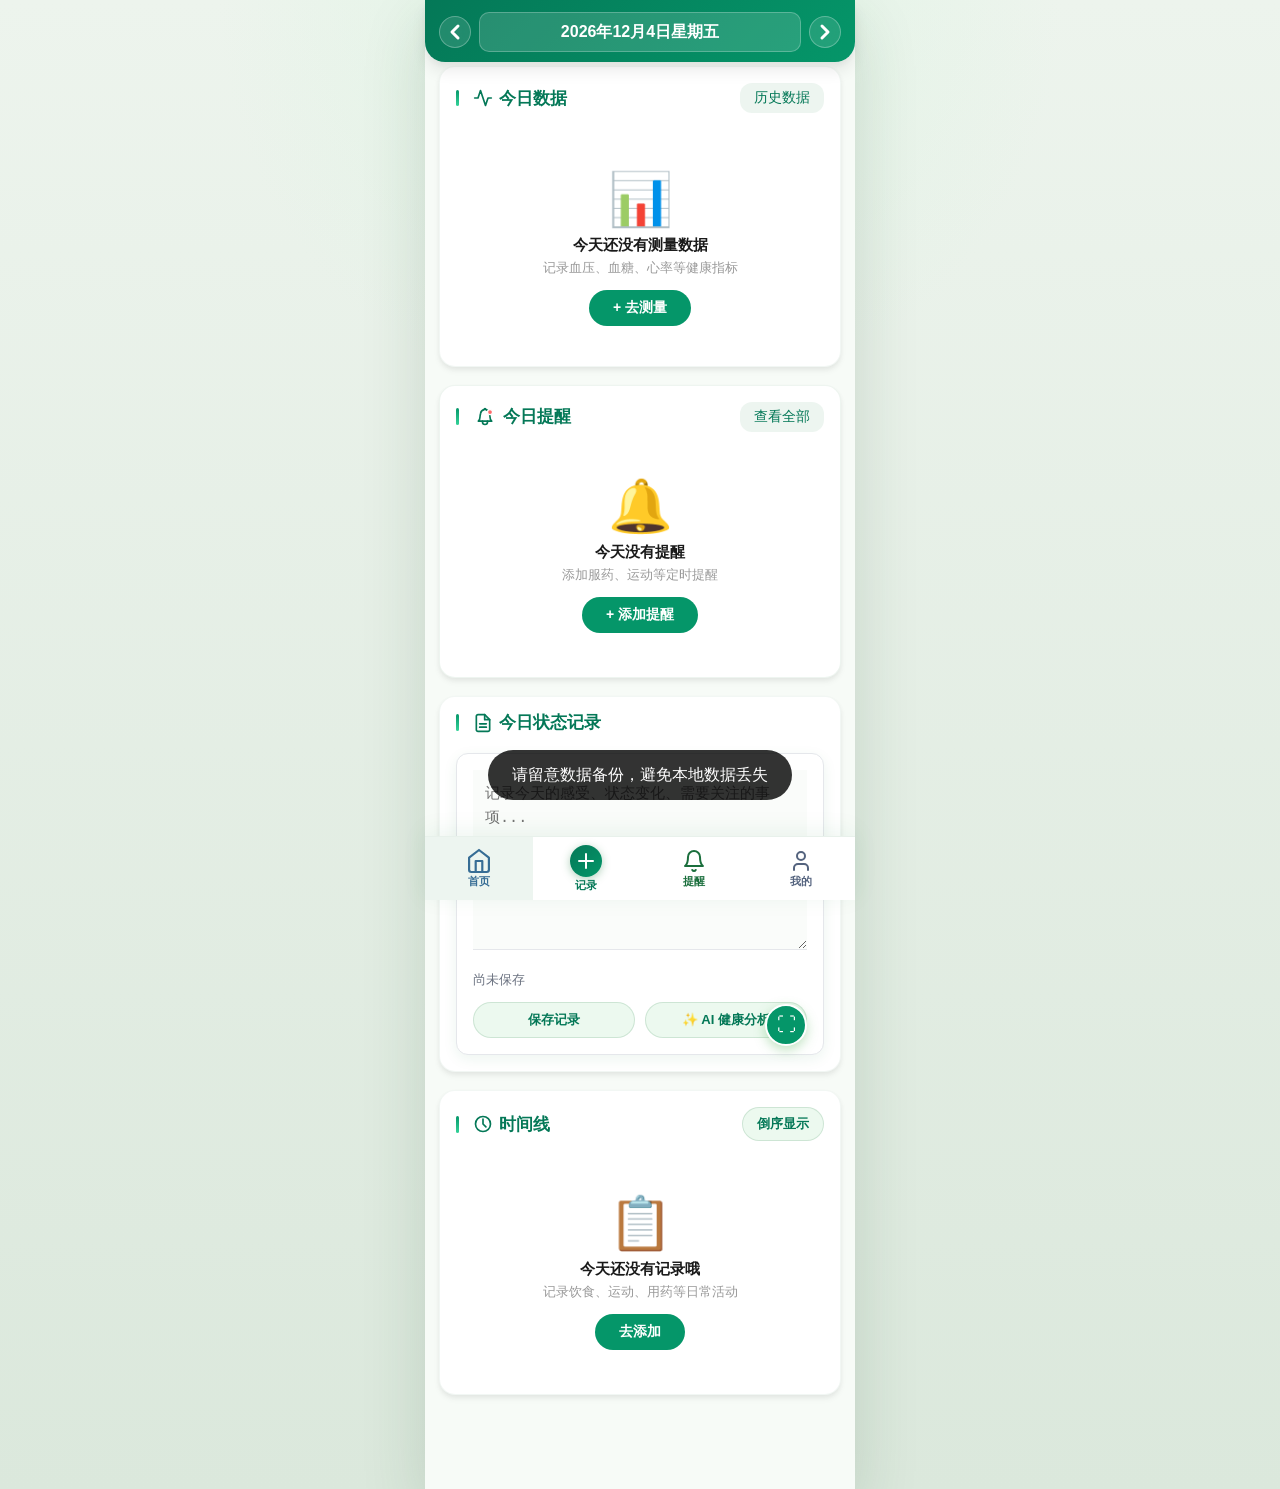
<file: index.html>
<!DOCTYPE html>
<html lang="zh-CN">
<head>
    <meta charset="UTF-8">
    <meta name="viewport" content="width=device-width, initial-scale=1.0, viewport-fit=cover">
    <meta name="theme-color" content="#047857">
    <meta name="mobile-web-app-capable" content="yes">
    <meta name="apple-mobile-web-app-capable" content="yes">
    <meta name="apple-mobile-web-app-status-bar-style" content="black-translucent">
    <title>健康日记</title>
    <link rel="preconnect" href="https://fonts.googleapis.com">
    <link rel="preconnect" href="https://fonts.gstatic.com" crossorigin>
    <link href="https://fonts.googleapis.com/css2?family=Inter:wght@300;400;500;600;700;800&display=swap" rel="stylesheet">
    <link rel="manifest" href="manifest.json">
    <link rel="stylesheet" href="style.css">
    <script src="vendor/chart.umd.min.js"></script>
</head>
<body>
    <div class="app-container">
        <header class="app-header">
            <div class="date-selector">
                <button id="prevDay" class="date-btn" aria-label="前一天">
                    <svg xmlns="http://www.w3.org/2000/svg" width="24" height="24" viewBox="0 0 24 24" fill="none">
                        <path d="M15 18L9 12L15 6" stroke="currentColor" stroke-width="3" stroke-linecap="round" stroke-linejoin="round"/>
                    </svg>
                </button>
                <div class="current-date-wrap">
                    <button id="currentDate" class="current-date-btn" type="button"></button>
                    <div id="currentDatePanel" class="current-date-panel hidden">
                        <div class="date-calendar-header">
                            <button id="calendarPrevMonth" type="button" class="date-calendar-nav">
                                <svg xmlns="http://www.w3.org/2000/svg" width="18" height="18" viewBox="0 0 24 24" fill="none">
                                    <path d="M15 18L9 12L15 6" stroke="currentColor" stroke-width="3" stroke-linecap="round" stroke-linejoin="round"/>
                                </svg>
                            </button>
                            <div id="calendarMonthLabel" class="date-calendar-month"></div>
                            <button id="calendarNextMonth" type="button" class="date-calendar-nav">
                                <svg xmlns="http://www.w3.org/2000/svg" width="18" height="18" viewBox="0 0 24 24" fill="none">
                                    <path d="M9 18L15 12L9 6" stroke="currentColor" stroke-width="3" stroke-linecap="round" stroke-linejoin="round"/>
                                </svg>
                            </button>
                        </div>
                        <div class="date-calendar-weekdays">
                            <span>一</span>
                            <span>二</span>
                            <span>三</span>
                            <span>四</span>
                            <span>五</span>
                            <span>六</span>
                            <span>日</span>
                        </div>
                        <div id="calendarDayGrid" class="date-calendar-grid"></div>
                        <div class="date-calendar-actions">
                            <button id="calendarClearBtn" type="button" class="date-calendar-action">清除</button>
                            <button id="calendarTodayBtn" type="button" class="date-calendar-action primary">今天</button>
                        </div>
                    </div>
                </div>
                <button id="nextDay" class="date-btn" aria-label="后一天">
                    <svg xmlns="http://www.w3.org/2000/svg" width="24" height="24" viewBox="0 0 24 24" fill="none">
                        <path d="M9 18L15 12L9 6" stroke="currentColor" stroke-width="3" stroke-linecap="round" stroke-linejoin="round"/>
                    </svg>
                </button>
            </div>
        </header>

        <main class="app-main">
            <div id="homePage" class="app-page">
                <section class="health-section">
                    <div class="section-heading">
                        <h2>
                            <svg class="section-icon" xmlns="http://www.w3.org/2000/svg" width="20" height="20" viewBox="0 0 24 24" fill="none">
                                <path d="M22 12h-4l-3 9L9 3l-3 9H2" stroke="currentColor" stroke-width="2" stroke-linecap="round" stroke-linejoin="round"/>
                            </svg>
                            今日数据
                        </h2>
                        <button id="viewHealthHistoryBtn" class="text-btn">历史数据</button>
                    </div>
                    <div class="health-section-body">
                        <div id="healthQuickPreview" class="health-quick-preview"></div>
                        <div id="healthEmptyState" class="empty-state-block">
                            <div class="empty-icon">📊</div>
                            <p class="empty-title">今天还没有测量数据</p>
                            <p class="empty-subtitle">记录血压、血糖、心率等健康指标</p>
                            <button type="button" id="healthEmptyActionBtn" class="empty-cta">+ 去测量</button>
                        </div>
                    </div>
                </section>

                <section class="reminder-section">
                    <div class="reminder-header">
                        <h2>
                            <svg class="reminder-icon" xmlns="http://www.w3.org/2000/svg" width="20" height="20" viewBox="0 0 24 24" fill="none">
                                <path d="M12 2C11.4477 2 11 2.44772 11 3V3.17071C8.83481 3.58254 7.17071 5.24664 6.75888 7.41183C6.75888 7.41183 6 10.5 6 12C6 14.0503 5.19288 15.8124 4 17H20C18.8071 15.8124 18 14.0503 18 12C18 10.5 17.2411 7.41183 17.2411 7.41183C16.8293 5.24664 15.1652 3.58254 13 3.17071V3C13 2.44772 12.5523 2 12 2Z" stroke="currentColor" stroke-width="2" stroke-linecap="round" stroke-linejoin="round"/>
                                <path d="M9 17V18C9 19.6569 10.3431 21 12 21C13.6569 21 15 19.6569 15 18V17" stroke="currentColor" stroke-width="2" stroke-linecap="round" stroke-linejoin="round"/>
                                <circle cx="18" cy="6" r="3" fill="#FF6B6B" stroke="white" stroke-width="1.5"/>
                            </svg>
                            今日提醒
                        </h2>
                        <button id="viewAllReminders" class="text-btn">查看全部</button>
                    </div>
                    <div id="todayReminders" class="reminder-list"></div>
                    <div id="todayRemindersEmptyState" class="empty-state-block">
                        <div class="empty-icon">🔔</div>
                        <p class="empty-title">今天没有提醒</p>
                        <p class="empty-subtitle">添加服药、运动等定时提醒</p>
                        <button type="button" id="reminderEmptyActionBtn" class="empty-cta">+ 添加提醒</button>
                    </div>
                </section>

                <section class="daily-summary-section">
                    <div class="section-heading">
                        <h2>
                            <svg class="section-icon" xmlns="http://www.w3.org/2000/svg" width="20" height="20" viewBox="0 0 24 24" fill="none">
                                <path d="M14 2H6C5.46957 2 4.96086 2.21071 4.58579 2.58579C4.21071 2.96086 4 3.46957 4 4V20C4 20.5304 4.21071 21.0391 4.58579 21.4142C4.96086 21.7893 5.46957 22 6 22H18C18.5304 22 19.0391 21.7893 19.4142 21.4142C19.7893 21.0391 20 20.5304 20 20V8L14 2Z" stroke="currentColor" stroke-width="2" stroke-linecap="round" stroke-linejoin="round"/>
                                <path d="M14 2V8H20" stroke="currentColor" stroke-width="2" stroke-linecap="round" stroke-linejoin="round"/>
                                <path d="M8 13H16" stroke="currentColor" stroke-width="2" stroke-linecap="round" stroke-linejoin="round"/>
                                <path d="M8 17H16" stroke="currentColor" stroke-width="2" stroke-linecap="round" stroke-linejoin="round"/>
                            </svg>
                            今日状态记录
                        </h2>
                    </div>
                    <div id="dailySummaryCard" class="daily-summary-card">
                        <button id="dailyNoteFullscreenBtn" class="daily-note-fullscreen-btn" title="全屏编辑">⛶</button>
                        <textarea id="dailyNoteInput" class="daily-note-input" placeholder="记录今天的感受、状态变化、需要关注的事项..."></textarea>
                        <div class="daily-note-actions">
                            <span id="dailyNoteMeta" class="daily-note-meta">草稿状态</span>
                            <div class="daily-note-action-buttons">
                                <button id="saveDailyNoteBtn" class="section-order-btn">保存记录</button>
                                <button id="quickAiDiagnosisBtn" class="section-order-btn">✨ AI 健康分析</button>
                            </div>
                        </div>
                    </div>
                </section>

                <section class="timeline-section">
                    <div class="section-heading">
                        <h2>
                            <svg class="section-icon" xmlns="http://www.w3.org/2000/svg" width="20" height="20" viewBox="0 0 24 24" fill="none">
                                <circle cx="12" cy="12" r="9" stroke="currentColor" stroke-width="2" stroke-linecap="round" stroke-linejoin="round"/>
                                <path d="M12 6V12L15.5 15.5" stroke="currentColor" stroke-width="2" stroke-linecap="round" stroke-linejoin="round"/>
                            </svg>
                            时间线
                        </h2>
                        <div class="section-tools">
                            <button id="timelineOrderBtn" class="section-order-btn">倒序显示</button>
                        </div>
                    </div>
                    <div id="timeline" class="timeline"></div>
                    <div id="emptyState" class="empty-state-block">
                        <div class="empty-icon">📋</div>
                        <p class="empty-title">今天还没有记录哦</p>
                        <p class="empty-subtitle">记录饮食、运动、用药等日常活动</p>
                        <button type="button" id="timelineEmptyActionBtn" class="empty-cta">去添加</button>
                    </div>
                </section>
            </div>

        </main>


        <!-- 底部导航/FAB 按钮 -->
        <div class="bottom-actions">
            <button id="homeBtn" class="fab-home nav-active">
                <span class="nav-icon"><svg xmlns="http://www.w3.org/2000/svg" width="24" height="24" viewBox="0 0 24 24" fill="none" stroke="currentColor" stroke-width="2" stroke-linecap="round" stroke-linejoin="round"><path d="m3 9 9-7 9 7v11a2 2 0 0 1-2 2H5a2 2 0 0 1-2-2z"/><polyline points="9 22 9 12 15 12 15 22"/></svg></span>
                <span class="nav-label">首页</span>
            </button>
            <button id="recordBtn" class="fab-record">
                <span class="nav-icon">
                    <svg xmlns="http://www.w3.org/2000/svg" width="24" height="24" viewBox="0 0 24 24" fill="none" stroke="currentColor" stroke-width="2" stroke-linecap="round" stroke-linejoin="round">
                        <line x1="12" y1="5" x2="12" y2="19"/>
                        <line x1="5" y1="12" x2="19" y2="12"/>
                    </svg>
                </span>
                <span class="nav-label">记录</span>
            </button>
            <button id="reminderBtn" class="fab-reminder">
                <span class="nav-icon"><svg xmlns="http://www.w3.org/2000/svg" width="24" height="24" viewBox="0 0 24 24" fill="none" stroke="currentColor" stroke-width="2" stroke-linecap="round" stroke-linejoin="round"><path d="M6 8a6 6 0 0 1 12 0c0 7 3 9 3 9H3s3-2 3-9"/><path d="M10.3 21a1.94 1.94 0 0 0 3.4 0"/></svg></span>
                <span class="nav-label">提醒</span>
            </button>
            <button id="myBtn" class="fab-my">
                <span class="nav-icon"><svg xmlns="http://www.w3.org/2000/svg" width="24" height="24" viewBox="0 0 24 24" fill="none" stroke="currentColor" stroke-width="2" stroke-linecap="round" stroke-linejoin="round"><path d="M19 21v-2a4 4 0 0 0-4-4H9a4 4 0 0 0-4 4v2"/><circle cx="12" cy="7" r="4"/></svg></span>
                <span class="nav-label">我的</span>
            </button>
        </div>

        <div id="myModal" class="modal">
            <div class="modal-content my-modal-content">
                <div class="modal-header my-page-header">
                    <h2>
                        <svg class="my-page-icon" xmlns="http://www.w3.org/2000/svg" width="22" height="22" viewBox="0 0 24 24" fill="none">
                            <circle cx="12" cy="8" r="4" stroke="currentColor" stroke-width="2" stroke-linecap="round" stroke-linejoin="round"/>
                            <path d="M5 20C5 16.6863 7.68629 14 11 14H13C16.3137 14 19 16.6863 19 20" stroke="currentColor" stroke-width="2" stroke-linecap="round" stroke-linejoin="round"/>
                            <circle cx="17" cy="7" r="2.5" fill="#4CAF50" stroke="white" stroke-width="1.5"/>
                        </svg>
                        我的
                    </h2>
                    <span class="close">&times;</span>
                </div>
                <div id="myProfileHeader" class="my-profile-header">
                    <div class="my-profile-avatar" id="myProfileAvatar"></div>
                    <div class="my-profile-name" id="myProfileName">健康用户</div>
                    <div class="my-profile-meta" id="myProfileMeta"></div>
                    <div class="my-profile-tags" id="myProfileTags"></div>
                </div>
                <div class="my-panel">
                    <button id="exportBtn" class="my-panel-action">
                        <span class="my-panel-icon">
                            <svg xmlns="http://www.w3.org/2000/svg" width="24" height="24" viewBox="0 0 24 24" fill="none" stroke="currentColor" stroke-width="2" stroke-linecap="round" stroke-linejoin="round">
                                <path d="M21 15v4a2 2 0 0 1-2 2H5a2 2 0 0 1-2-2v-4"/>
                                <polyline points="17 8 12 3 7 8"/>
                                <line x1="12" y1="3" x2="12" y2="15"/>
                            </svg>
                        </span>
                        <span class="my-panel-text">
                            <strong>导出数据</strong>
                            <small>导出当前记录与统计数据</small>
                        </span>
                        <span class="my-panel-arrow" aria-hidden="true"></span>
                    </button>
                    <button id="cloudSyncBtn" class="my-panel-action">
                        <span class="my-panel-icon">
                            <svg xmlns="http://www.w3.org/2000/svg" width="24" height="24" viewBox="0 0 24 24" fill="none" stroke="currentColor" stroke-width="2" stroke-linecap="round" stroke-linejoin="round">
                                <path d="M17.5 19H9a7 7 0 1 1 6.71-9h1.79a4.5 4.5 0 1 1 0 9Z"/>
                            </svg>
                        </span>
                        <span class="my-panel-text">
                            <strong>云同步</strong>
                            <small>登录云端并同步本地数据</small>
                        </span>
                        <span class="my-panel-arrow" aria-hidden="true"></span>
                    </button>
                    <button id="profileBtn" class="my-panel-action">
                        <span class="my-panel-icon">
                            <svg xmlns="http://www.w3.org/2000/svg" width="24" height="24" viewBox="0 0 24 24" fill="none" stroke="currentColor" stroke-width="2" stroke-linecap="round" stroke-linejoin="round">
                                <path d="M19 21v-2a4 4 0 0 0-4-4H9a4 4 0 0 0-4 4v2"/>
                                <circle cx="12" cy="7" r="4"/>
                            </svg>
                        </span>
                        <span class="my-panel-text">
                            <strong>个人信息</strong>
                            <small>维护基础档案和长期健康信息</small>
                        </span>
                        <span class="my-panel-arrow" aria-hidden="true"></span>
                    </button>
                    <button id="familyMembersBtn" class="my-panel-action">
                        <span class="my-panel-icon">
                            <svg xmlns="http://www.w3.org/2000/svg" width="24" height="24" viewBox="0 0 24 24" fill="none" stroke="currentColor" stroke-width="2" stroke-linecap="round" stroke-linejoin="round">
                                <path d="M16 21v-2a4 4 0 0 0-4-4H6a4 4 0 0 0-4 4v2"/>
                                <circle cx="9" cy="7" r="4"/>
                                <path d="M22 21v-2a4 4 0 0 0-3-3.87"/>
                                <path d="M16 3.13a4 4 0 0 1 0 7.75"/>
                            </svg>
                        </span>
                        <span class="my-panel-text">
                            <strong>家庭成员</strong>
                            <small>管理爸爸妈妈等家庭成员的健康档案</small>
                        </span>
                        <span class="my-panel-arrow" aria-hidden="true"></span>
                    </button>
                    <button id="medicineBoxBtn" class="my-panel-action">
                        <span class="my-panel-icon">
                            <svg xmlns="http://www.w3.org/2000/svg" width="24" height="24" viewBox="0 0 24 24" fill="none" stroke="currentColor" stroke-width="2" stroke-linecap="round" stroke-linejoin="round">
                                <rect x="3" y="3" width="18" height="18" rx="2"/>
                                <path d="M12 8v8"/>
                                <path d="M8 12h8"/>
                            </svg>
                        </span>
                        <span class="my-panel-text">
                            <strong>药品管理</strong>
                            <small>管理家庭药品，追踪有效期</small>
                        </span>
                        <span class="my-panel-arrow" aria-hidden="true"></span>
                    </button>
                    <button id="aiHealthAnalysisBtn" class="my-panel-action">
                        <span class="my-panel-icon">
                            <svg xmlns="http://www.w3.org/2000/svg" width="24" height="24" viewBox="0 0 24 24" fill="none" stroke="currentColor" stroke-width="2" stroke-linecap="round" stroke-linejoin="round">
                                <path d="m12 3-1.9 5.8a2 2 0 0 1-1.27 1.27L3 12l5.8 1.9a2 2 0 0 1 1.27 1.27L12 21l1.9-5.8a2 2 0 0 1 1.27-1.27L21 12l-5.8-1.9a2 2 0 0 1-1.27-1.27L12 3Z"/>
                                <path d="M5 3v4M3 5h4"/>
                            </svg>
                        </span>
                        <span class="my-panel-text">
                            <strong>AI健康分析</strong>
                            <small>智能诊断您的日常健康趋势</small>
                        </span>
                        <span class="my-panel-arrow" aria-hidden="true"></span>
                    </button>
                    <button id="aiConfigBtn" class="my-panel-action">
                        <span class="my-panel-icon">
                            <svg xmlns="http://www.w3.org/2000/svg" width="24" height="24" viewBox="0 0 24 24" fill="none" stroke="currentColor" stroke-width="2" stroke-linecap="round" stroke-linejoin="round">
                                <path d="M12 8V4H8"/>
                                <rect width="16" height="12" x="4" y="8" rx="2"/>
                                <path d="M2 14h2"/>
                                <path d="M20 14h2"/>
                                <path d="M15 13v2"/>
                                <path d="M9 13v2"/>
                            </svg>
                        </span>
                        <span class="my-panel-text">
                            <strong>大模型配置</strong>
                            <small>配置AI健康诊断的API密钥</small>
                        </span>
                        <span class="my-panel-arrow" aria-hidden="true"></span>
                    </button>
                    <button id="seedDemoBtn" class="my-panel-action">
                        <span class="my-panel-icon my-panel-icon-text">
                            Demo
                        </span>
                        <span class="my-panel-text">
                            <strong>示例数据</strong>
                            <small>快速填充一份演示内容</small>
                        </span>
                    </button>
                    <button id="resetDataBtn" class="my-panel-action danger">
                        <span class="my-panel-icon">
                            <svg xmlns="http://www.w3.org/2000/svg" width="24" height="24" viewBox="0 0 24 24" fill="none" stroke="currentColor" stroke-width="2" stroke-linecap="round" stroke-linejoin="round">
                                <path d="M3 6h18"/>
                                <path d="M19 6v14c0 1-1 2-2 2H7c-1 0-2-1-2-2V6"/>
                                <path d="M8 6V4c0-1 1-2 2-2h4c1 0 2 1 2 2v2"/>
                                <line x1="10" y1="11" x2="10" y2="17"/>
                                <line x1="14" y1="11" x2="14" y2="17"/>
                            </svg>
                        </span>
                        <span class="my-panel-text">
                            <strong>清空数据</strong>
                            <small>删除当前浏览器中的所有本地记录</small>
                        </span>
                    </button>
                </div>
            </div>
        </div>

        <!-- 添加/编辑活动表单模态框 -->
        <div id="activityModal" class="modal">
            <div class="modal-content">
                <div class="modal-header page-nav-header">
                    <button type="button" class="page-back-btn" data-back-modal="activityModal" aria-label="返回"></button>
                    <h2 id="modalTitle">添加活动</h2>
                    <button type="button" class="close page-cancel-btn">取消</button>
                </div>
                <form id="activityForm" class="activity-form">
                    <input type="hidden" id="activityId">

                    <!-- 快速模板选择 -->
                    <div class="template-section">
                        <div class="template-header">
                            <span class="template-label">📋 快速模板</span>
                        </div>
                        <div id="templateList" class="template-list">
                            <!-- 模板会动态生成 -->
                        </div>
                        <button type="button" id="addTemplateBtn" class="add-template-btn">+ 添加新模板</button>
                    </div>

                    <div class="form-group">
                        <label>活动时间</label>
                        <div class="time-range-grid">
                            <div>
                                <label for="activityStartTime" class="field-label-secondary">开始时间</label>
                                <input type="time" id="activityStartTime" required step="60">
                            </div>
                            <div>
                                <label for="activityEndTime" class="field-label-secondary">结束时间</label>
                                <input type="time" id="activityEndTime" required step="60">
                            </div>
                        </div>
                    </div>

                    <div class="form-group">
                        <label for="activityType">类型</label>
                        <select id="activityType" required>
                            <option value="meal">🍽️ 用餐</option>
                            <option value="medication">💊 用药</option>
                            <option value="exercise">🏃 运动</option>
                            <option value="sleep">😴 睡眠</option>
                            <option value="work">💼 工作</option>
                            <option value="other">📌 其他</option>
                        </select>
                    </div>

                    <div class="form-group">
                        <label for="activityContent">内容</label>
                        <input type="text" id="activityContent" placeholder="例如：吃了红烧肉" required>
                    </div>

                    <div class="form-group">
                        <label for="activityFeeling">感受</label>
                        <textarea id="activityFeeling" rows="3" placeholder="感觉如何？满足、疲惫、开心..."></textarea>
                    </div>

                    <div class="form-group">
                        <label for="activityDuration">时长（分钟）</label>
                        <input type="number" id="activityDuration" min="0" placeholder="根据起止时间自动计算" readonly>
                    </div>

                    <div class="form-group">
                        <label>图片记录</label>
                            <div class="image-upload-card">
                                <input type="file" id="activityImageUpload" accept="image/*" multiple hidden>
                            <div id="activityImageHint" class="image-upload-hint">可上传多张图片，点击图片查看大图，点击×删除</div>
                            <div id="activityImagePreview" class="activity-image-gallery hidden"></div>
                                <div class="image-upload-actions">
                                    <label for="activityImageUpload" class="image-upload-btn">上传图片</label>
                                </div>
                        </div>
                    </div>

                    <div class="form-actions">
                        <button type="submit" class="btn-submit">保存</button>
                    </div>
                </form>
            </div>
        </div>

        <!-- 图片查看器模态框 -->
        <div id="imageViewerModal" class="modal image-viewer-modal">
            <span class="image-viewer-close">&times;</span>
            <img id="imageViewerImg" class="image-viewer-content" alt="查看图片">
            <a id="imageViewerDownload" class="image-viewer-download" download>下载图片</a>
        </div>

        <!-- 统计模态框 -->
        <div id="statsModal" class="modal">
            <div class="modal-content large">
                <div class="modal-header">
                    <h2>📊 数据统计</h2>
                    <span class="close">&times;</span>
                </div>
                <div class="stats-container">
                    <!-- 统计周期选择 -->
                    <div class="stats-period-tabs">
                        <button class="stats-tab-btn active" data-period="week">本周统计</button>
                        <button class="stats-tab-btn" data-period="month">本月统计</button>
                    </div>

                    <!-- 统计内容区域 -->
                    <div id="statsContent" class="stats-content">
                        <div class="stats-section">
                            <h3 class="stats-section-title">运动与睡眠趋势</h3>

                            <div class="chart-container">
                                <h4 class="chart-title">运动次数趋势</h4>
                                <div class="chart-wrapper">
                                    <canvas id="activityTrendChart"></canvas>
                                </div>
                            </div>

                            <div class="chart-container">
                                <h4 class="chart-title">单次运动时长趋势（分钟/次）</h4>
                                <div class="chart-wrapper">
                                    <canvas id="exerciseTrendChart"></canvas>
                                </div>
                            </div>

                            <div class="chart-container">
                                <h4 class="chart-title">单日睡眠时长趋势（小时）</h4>
                                <div class="chart-wrapper">
                                    <canvas id="sleepTrendChart"></canvas>
                                </div>
                            </div>
                        </div>

                        <!-- 空状态 -->
                        <div id="statsEmptyState" class="stats-empty-state hidden">
                            <div class="stats-empty-icon">📊</div>
                            <div class="stats-empty-text">该时间段暂无数据</div>
                        </div>
                    </div>
                </div>
            </div>
        </div>

        <!-- 模板管理模态框 -->
        <div id="templateModal" class="modal">
            <div class="modal-content">
                <div class="modal-header">
                    <h2>📋 模板管理</h2>
                    <span class="close">&times;</span>
                </div>
                <div class="template-manager-content">
                    <div id="templateManagerList" class="template-manager-list">
                        <!-- 模板列表会动态生成 -->
                    </div>
                    <div id="templateEmptyState" class="template-empty-state">
                        <p>还没有保存任何模板</p>
                        <p>点击下方按钮创建第一个模板吧！</p>
                    </div>
                    <button id="createTemplateBtn" class="create-template-btn">+ 创建新模板</button>
                </div>
            </div>
        </div>

        <!-- 添加/编辑模板模态框 -->
        <div id="templateEditModal" class="modal">
            <div class="modal-content">
                <div class="modal-header">
                    <h2 id="templateEditTitle">创建模板</h2>
                    <span class="close">&times;</span>
                </div>
                <form id="templateForm" class="activity-form">
                    <input type="hidden" id="templateId">

                    <div class="form-group">
                        <label for="templateName">模板名称 *</label>
                        <input type="text" id="templateName" placeholder="例如：降压药、晨跑" required>
                    </div>

                    <div class="form-group">
                        <label for="templateType">活动类型 *</label>
                        <select id="templateType" required>
                            <option value="meal">🍽️ 用餐</option>
                            <option value="medication">💊 用药</option>
                            <option value="exercise">🏃 运动</option>
                            <option value="sleep">😴 睡眠</option>
                            <option value="work">💼 工作</option>
                            <option value="other">📌 其他</option>
                        </select>
                    </div>

                    <div class="form-group">
                        <label for="templateContent">内容 *</label>
                        <input type="text" id="templateContent" placeholder="例如：降压药 1片" required>
                    </div>

                    <div class="form-group">
                        <label for="templateFeeling">感受（可选）</label>
                        <input type="text" id="templateFeeling" placeholder="例如：无不适">
                    </div>

                    <div class="form-group">
                        <label for="templateDuration">时长（分钟，可选）</label>
                        <input type="number" id="templateDuration" min="0" placeholder="例如：30">
                    </div>

                    <div class="form-group">
                        <label>模板图标</label>
                        <div class="template-icon-selector">
                            <button type="button" class="template-icon-option" data-icon="💊" data-selected="false">💊</button>
                            <button type="button" class="template-icon-option" data-icon="🏃" data-selected="false">🏃</button>
                            <button type="button" class="template-icon-option" data-icon="🍽️" data-selected="false">🍽️</button>
                            <button type="button" class="template-icon-option" data-icon="😴" data-selected="false">😴</button>
                            <button type="button" class="template-icon-option" data-icon="💼" data-selected="false">💼</button>
                            <button type="button" class="template-icon-option" data-icon="📌" data-selected="false">📌</button>
                            <button type="button" class="template-icon-option" data-icon="⭐" data-selected="false">⭐</button>
                            <button type="button" class="template-icon-option" data-icon="❤️" data-selected="false">❤️</button>
                        </div>
                        <input type="hidden" id="templateIcon" value="💊">
                    </div>

                    <div class="form-actions">
                        <button type="button" class="btn-cancel">取消</button>
                        <button type="submit" class="btn-submit">保存模板</button>
                    </div>
                </form>
            </div>
        </div>

        <!-- 导出模态框 -->
        <div id="exportModal" class="modal">
            <div class="modal-content large">
                <div class="modal-header page-nav-header">
                    <button type="button" class="page-back-btn" data-back-modal="exportModal" aria-label="返回"></button>
                    <h2>数据管理</h2>
                    <span class="close">&times;</span>
                </div>
                <div class="export-options">
                    <div class="storage-panel">
                        <div class="storage-panel-header">
                            <strong>存储状态</strong>
                            <span id="storageEngineBadge" class="storage-badge">检测中</span>
                        </div>
                        <div id="storageUsageText" class="storage-usage-text">正在读取存储信息...</div>
                        <div class="storage-progress">
                            <div id="storageUsageBar" class="storage-progress-bar"></div>
                        </div>
                        <div id="backupReminderText" class="storage-helper-text"></div>
                    </div>

                    <!-- 导出选项 -->
                    <div class="export-section">
                        <h3 class="export-section-title">导出选项</h3>
                        <div class="export-range-options">
                            <label class="export-range-option">
                                <input type="radio" name="exportRange" value="current" checked>
                                <span>当前日期</span>
                            </label>
                            <label class="export-range-option">
                                <input type="radio" name="exportRange" value="range">
                                <span>日期范围</span>
                            </label>
                            <label class="export-range-option">
                                <input type="radio" name="exportRange" value="all">
                                <span>全部数据</span>
                            </label>
                        </div>

                        <div id="dateRangeInputs" class="date-range-inputs hidden">
                            <div class="date-range-row">
                                <label>开始日期</label>
                                <input type="date" id="exportStartDate">
                            </div>
                            <div class="date-range-row">
                                <label>结束日期</label>
                                <input type="date" id="exportEndDate">
                            </div>
                        </div>

                        <!-- 导出预览 -->
                        <div id="exportPreview" class="export-preview">
                            <h4>导出预览</h4>
                            <div id="exportPreviewStats" class="export-preview-stats">
                                <div class="preview-stat">
                                    <span class="preview-label">活动记录</span>
                                    <span class="preview-value" id="previewActivityCount">0</span>
                                </div>
                                <div class="preview-stat">
                                    <span class="preview-label">健康数据</span>
                                    <span class="preview-value" id="previewHealthCount">0</span>
                                </div>
                                <div class="preview-stat">
                                    <span class="preview-label">提醒数据</span>
                                    <span class="preview-value" id="previewReminderCount">0</span>
                                </div>
                            </div>
                            <div id="exportDateRangeText" class="export-date-range-text"></div>
                        </div>
                    </div>

                    <!-- 导入导出按钮 -->
                    <div class="export-buttons">
                        <button id="exportJson" class="export-btn">📄 导出JSON</button>
                        <button id="exportCsv" class="export-btn">📊 导出CSV</button>
                    </div>
                </div>
            </div>
        </div>

        <!-- 大模型配置页面（全屏页面模式） -->
        <div id="aiConfigModal" class="modal page-mode">
            <div class="modal-content">
                <div class="modal-header page-nav-header">
                    <button type="button" class="page-back-btn" data-back-modal="aiConfigModal" aria-label="返回"></button>
                    <h2>🤖 大模型配置</h2>
                </div>
                <div class="ai-config-page-content">
                    <div class="ai-config-section">
                        <div class="ai-config-header">
                            <div>
                                <h3 class="ai-section-title">API配置</h3>
                                <p id="aiConfigPageSummary" class="ai-config-summary hidden"></p>
                            </div>
                        </div>
                        <div id="aiConfigPageFormWrap" class="ai-config-form">
                            <div class="form-group">
                                <label for="aiConfigProvider">AI服务提供商</label>
                                <select id="aiConfigProvider">
                                    <option value="openai">OpenAI (GPT-4/GPT-3.5)</option>
                                    <option value="anthropic">Anthropic (Claude)</option>
                                    <option value="deepseek">DeepSeek</option>
                                    <option value="moonshot">Moonshot (Kimi)</option>
                                    <option value="tongyi">通义千问</option>
                                    <option value="custom">自定义API</option>
                                </select>
                            </div>
                            <div class="form-group">
                                <label for="aiConfigApiKey">API密钥</label>
                                <div class="ai-password-field">
                                    <input type="password" id="aiConfigApiKey" placeholder="请输入您的API密钥">
                                    <button type="button" id="toggleAiConfigApiKeyBtn" class="ai-password-toggle" aria-label="显示API密钥" title="显示API密钥">👁</button>
                                </div>
                                <small class="form-hint">密钥仅存储在本地浏览器中，不会上传到服务器</small>
                            </div>
                            <div class="form-group hidden" id="aiConfigCustomApiEndpointGroup">
                                <label for="aiConfigCustomApiEndpoint">自定义API端点</label>
                                <input type="text" id="aiConfigCustomApiEndpoint" placeholder="https://api.example.com/v1/chat">
                            </div>
                            <div class="form-group">
                                <label for="aiConfigModel">模型（可选）</label>
                                <input type="text" id="aiConfigModel" placeholder="留空使用默认模型">
                                <small class="form-hint">例如: gpt-4, claude-3-opus-20240229</small>
                            </div>
                            <div class="ai-config-actions">
                                <button type="button" id="testAiConfigPageBtn" class="btn-secondary">测试连接</button>
                                <button type="button" id="saveAiConfigPageBtn" class="btn-submit">保存配置</button>
                            </div>
                            <div class="ai-config-actions" style="margin-top: 8px;">
                                <button type="button" id="gotoAiAnalysisBtn" class="btn-submit full-width">去AI诊断</button>
                            </div>
                            <p id="aiConfigPageTestStatus" class="ai-config-test-status hidden"></p>
                        </div>
                    </div>
                </div>
            </div>
        </div>

        <!-- AI分析页面（全屏Chat-First） -->
        <div id="aiAnalysisModal" class="modal page-mode ai-page">
            <!-- 紧凑 Header -->
            <div class="ai-page-header">
                <button type="button" class="ai-page-back-btn" data-back-dest="home" aria-label="返回">
                    <svg width="20" height="20" viewBox="0 0 24 24" fill="none" stroke="currentColor" stroke-width="2"><path d="M19 12H5M12 19l-7-7 7-7"/></svg>
                </button>
                <h1 class="ai-page-title">AI健康分析</h1>
                <div class="ai-header-actions">
                    <button type="button" class="ai-header-btn" id="aiPageNewDiagnosisBtn" title="新对话" style="display:none;">
                        <svg width="18" height="18" viewBox="0 0 24 24" fill="none" stroke="currentColor" stroke-width="2"><path d="M12 5v14M5 12h14"/></svg>
                    </button>
                    <button type="button" class="ai-header-btn" id="aiPageSettingsBtn" aria-label="设置">
                        <svg width="18" height="18" viewBox="0 0 24 24" fill="none" stroke="currentColor" stroke-width="2"><circle cx="12" cy="12" r="3"/><path d="M19.4 15a1.65 1.65 0 0 0 .33 1.82l.06.06a2 2 0 0 1-2.83 2.83l-.06-.06a1.65 1.65 0 0 0-1.82-.33 1.65 1.65 0 0 0-1 1.51V21a2 2 0 0 1-4 0v-.09A1.65 1.65 0 0 0 9 19.4a1.65 1.65 0 0 0-1.82.33l-.06.06a2 2 0 0 1-2.83-2.83l.06-.06A1.65 1.65 0 0 0 4.68 15a1.65 1.65 0 0 0-1.51-1H3a2 2 0 0 1 0-4h.09A1.65 1.65 0 0 0 4.6 9a1.65 1.65 0 0 0-.33-1.82l-.06-.06a2 2 0 0 1 2.83-2.83l.06.06A1.65 1.65 0 0 0 9 4.68a1.65 1.65 0 0 0 1-1.51V3a2 2 0 0 1 4 0v.09a1.65 1.65 0 0 0 1 1.51 1.65 1.65 0 0 0 1.82-.33l.06-.06a2 2 0 0 1 2.83 2.83l-.06.06A1.65 1.65 0 0 0 19.4 9a1.65 1.65 0 0 0 1.51 1H21a2 2 0 0 1 0 4h-.09a1.65 1.65 0 0 0-1.51 1z"/></svg>
                    </button>
                </div>
            </div>

            <!-- 时间范围胶囊条（固定在Header下方） -->
            <div class="ai-range-bar">
                <div class="ai-range-scroll">
                    <label class="ai-range-pill">
                        <input type="radio" name="aiPageRange" value="today" checked>
                        <span>今天</span>
                    </label>
                    <label class="ai-range-pill">
                        <input type="radio" name="aiPageRange" value="3days">
                        <span>3天</span>
                    </label>
                    <label class="ai-range-pill">
                        <input type="radio" name="aiPageRange" value="week">
                        <span>7天</span>
                    </label>
                    <label class="ai-range-pill">
                        <input type="radio" name="aiPageRange" value="month">
                        <span>30天</span>
                    </label>
                    <label class="ai-range-pill">
                        <input type="radio" name="aiPageRange" value="custom">
                        <span>自定义</span>
                    </label>
                </div>
                <div id="aiPageDateRangeInputs" class="ai-date-range-inputs hidden">
                    <input type="date" id="aiPageStartDate" class="ai-date-input">
                    <span class="ai-date-sep">至</span>
                    <input type="date" id="aiPageEndDate" class="ai-date-input">
                </div>
            </div>

            <!-- 对话主区域 -->
            <div class="ai-chat-area" id="aiChatArea">
                <!-- 欢迎卡片（初始状态） -->
                <div class="ai-welcome" id="aiWelcome">
                    <div class="ai-welcome-avatar">
                        <svg xmlns="http://www.w3.org/2000/svg" width="64" height="64" viewBox="0 0 64 64" fill="none">
                            <!-- 渐变定义 -->
                            <defs>
                                <linearGradient id="healthGradient" x1="0%" y1="0%" x2="100%" y2="100%">
                                    <stop offset="0%" style="stop-color:#66BB6A;stop-opacity:1" />
                                    <stop offset="100%" style="stop-color:#4CAF50;stop-opacity:1" />
                                </linearGradient>
                                <linearGradient id="pulseGradient" x1="0%" y1="0%" x2="100%" y2="0%">
                                    <stop offset="0%" style="stop-color:#FF6B6B;stop-opacity:0.3" />
                                    <stop offset="50%" style="stop-color:#FF6B6B;stop-opacity:1" />
                                    <stop offset="100%" style="stop-color:#FF6B6B;stop-opacity:0.3" />
                                </linearGradient>
                            </defs>
                            
                            <!-- 外圈光晕 -->
                            <circle cx="32" cy="32" r="30" fill="url(#healthGradient)" opacity="0.1"/>
                            
                            <!-- 主圆形 -->
                            <circle cx="32" cy="32" r="24" fill="url(#healthGradient)"/>
                            
                            <!-- 心形图标 -->
                            <path d="M32 44 C32 44 20 36 20 28 C20 24 22 22 25 22 C27 22 29 23 32 26 C35 23 37 22 39 22 C42 22 44 24 44 28 C44 36 32 44 32 44 Z" fill="white" opacity="0.95"/>
                            
                            <!-- 心电图线 -->
                            <path d="M 16 32 L 22 32 L 25 28 L 28 36 L 31 32 L 48 32" stroke="white" stroke-width="2.5" stroke-linecap="round" stroke-linejoin="round" opacity="0.9"/>
                            
                            <!-- AI 闪光点 -->
                            <circle cx="42" cy="22" r="3" fill="white" opacity="0.9">
                                <animate attributeName="opacity" values="0.5;1;0.5" dur="2s" repeatCount="indefinite"/>
                            </circle>
                        </svg>
                    </div>
                    <div class="ai-welcome-text">AI健康助手</div>
                    <div class="ai-welcome-sub">选择时间范围，开始分析您的健康数据</div>
                    <div class="ai-welcome-stats" id="aiWelcomeStats">
                        <span class="ai-wtag">📊 <b id="aiPageActivityCount">0</b> 条活动</span>
                        <span class="ai-wtag">💓 <b id="aiPageHealthCount">0</b> 条健康</span>
                        <span class="ai-wtag">📆 <b id="aiPageDayCount">0</b> 天</span>
                    </div>
                    <div class="ai-welcome-attach">
                        <div class="ai-attach-preview" id="aiWelcomeAttachPreview"></div>
                        <button type="button" class="ai-welcome-attach-btn" id="aiWelcomeAttachBtn">
                            <svg width="16" height="16" viewBox="0 0 24 24" fill="none" stroke="currentColor" stroke-width="2"><path d="M21.44 11.05l-9.19 9.19a6 6 0 0 1-8.49-8.49l9.19-9.19a4 4 0 0 1 5.66 5.66l-9.2 9.19a2 2 0 0 1-2.83-2.83l8.49-8.48"/></svg>
                            <span>添加参考资料</span>
                        </button>
                    </div>
                    <button id="startAiPageDiagnosisBtn" class="ai-start-btn">
                        <svg width="18" height="18" viewBox="0 0 24 24" fill="none" stroke="currentColor" stroke-width="2"><polygon points="5 3 19 12 5 21 5 3"/></svg>
                        <span class="ai-start-btn-text">开始分析</span>
                    </button>
                    <div class="ai-welcome-advanced">
                        <button type="button" class="ai-advanced-toggle" id="aiAdvancedToggle">
                            高级选项
                            <svg width="12" height="12" viewBox="0 0 24 24" fill="none" stroke="currentColor" stroke-width="2"><polyline points="6 9 12 15 18 9"/></svg>
                        </button>
                        <div class="ai-advanced-panel hidden" id="aiAdvancedContent">
                            <label class="ai-adv-check"><input type="checkbox" id="aiPageIncludeActivities" checked><span>活动记录</span></label>
                            <label class="ai-adv-check"><input type="checkbox" id="aiPageIncludeHealth" checked><span>健康数据</span></label>
                            <label class="ai-adv-check"><input type="checkbox" id="aiPageIncludeProfile" checked><span>个人信息</span></label>
                            <label class="ai-adv-check"><input type="checkbox" id="aiPageIncludeMedication" checked><span>用药情况</span></label>
                            <textarea id="aiPageCustomPrompt" rows="2" placeholder="额外关注的问题（可选）" class="ai-adv-textarea"></textarea>
                        </div>
                    </div>
                </div>

                <!-- 对话消息流（分析后显示） -->
                <div class="ai-messages" id="aiPageChatMessages" style="display:none;"></div>
            </div>

            <!-- 底部栏（输入+推荐问题） -->
            <div class="ai-bottom-bar" id="aiPageFooter" style="display:none;">
                <div class="ai-suggest-scroll" id="aiSuggestScroll"></div>
                <div class="ai-attach-preview" id="aiAttachPreview"></div>
                <div class="ai-input-row">
                    <input type="file" id="aiFileInput" accept="image/*,.pdf" multiple style="display:none;">
                    <button type="button" class="ai-attach-btn" id="aiAttachBtn" title="上传图片或PDF">
                        <svg width="20" height="20" viewBox="0 0 24 24" fill="none" stroke="currentColor" stroke-width="2"><path d="M21.44 11.05l-9.19 9.19a6 6 0 0 1-8.49-8.49l9.19-9.19a4 4 0 0 1 5.66 5.66l-9.2 9.19a2 2 0 0 1-2.83-2.83l8.49-8.48"/></svg>
                    </button>
                    <textarea id="aiPageFollowupInput" class="ai-chat-input" rows="1" placeholder="继续提问..."></textarea>
                    <button class="ai-send-btn" id="sendAiPageFollowupBtn" title="发送">
                        <svg width="18" height="18" viewBox="0 0 24 24" fill="none" stroke="currentColor" stroke-width="2"><path d="M22 2L11 13"/><path d="M22 2L15 22 11 13 2 9 22 2"/></svg>
                    </button>
                </div>
            </div>
        </div>
        </div>

        <!-- AI诊断模态框 -->
        <div id="aiDiagnosisModal" class="modal">
            <div class="modal-content large">
                <div class="modal-header">
                    <h2>🤖 AI健康诊断</h2>
                    <span class="close">&times;</span>
                </div>
                <div class="ai-diagnosis-content">
                    <!-- API配置 -->
                    <div class="ai-config-section">
                        <div class="ai-config-header">
                            <div>
                                <h3 class="ai-section-title">API配置</h3>
                                <p id="aiConfigSummary" class="ai-config-summary hidden"></p>
                            </div>
                            <button type="button" id="editAiConfigBtn" class="ai-config-edit-btn hidden">修改配置</button>
                        </div>
                        <div id="aiConfigFormWrap" class="ai-config-form">
                            <div class="form-group">
                                <label for="aiProvider">AI服务提供商</label>
                                <select id="aiProvider">
                                    <option value="openai">OpenAI (GPT-4/GPT-3.5)</option>
                                    <option value="anthropic">Anthropic (Claude)</option>
                                    <option value="deepseek">DeepSeek</option>
                                    <option value="tongyi">通义千问</option>
                                    <option value="custom">自定义API</option>
                                </select>
                            </div>
                            <div class="form-group">
                                <label for="aiApiKey">API密钥</label>
                                <div class="ai-password-field">
                                    <input type="password" id="aiApiKey" placeholder="请输入您的API密钥">
                                    <button type="button" id="toggleAiApiKeyBtn" class="ai-password-toggle" aria-label="显示API密钥" title="显示API密钥">👁</button>
                                </div>
                                <small class="form-hint">密钥仅存储在本地浏览器中，不会上传到服务器</small>
                            </div>
                            <div class="form-group hidden" id="customApiEndpointGroup">
                                <label for="customApiEndpoint">自定义API端点</label>
                                <input type="text" id="customApiEndpoint" placeholder="https://api.example.com/v1/chat">
                            </div>
                            <div class="form-group">
                                <label for="aiModel">模型（可选）</label>
                                <input type="text" id="aiModel" placeholder="留空使用默认模型">
                                <small class="form-hint">例如: gpt-4, claude-3-opus-20240229</small>
                            </div>
                            <div class="ai-config-actions">
                                <button type="button" id="testAiConfigBtn" class="btn-secondary">测试连接</button>
                                <button type="button" id="saveAiConfigBtn" class="btn-submit">保存配置</button>
                            </div>
                            <p id="aiConfigTestStatus" class="ai-config-test-status hidden"></p>
                        </div>
                    </div>

                    <!-- 数据范围选择 -->
                    <div class="ai-data-section">
                        <h3 class="ai-section-title">选择分析数据范围</h3>
                        <div class="ai-range-options">
                            <label class="ai-range-option">
                                <input type="radio" name="aiRange" value="today" checked>
                                <span>今天</span>
                            </label>
                            <label class="ai-range-option">
                                <input type="radio" name="aiRange" value="3days">
                                <span>最近3天</span>
                            </label>
                            <label class="ai-range-option">
                                <input type="radio" name="aiRange" value="week">
                                <span>最近7天</span>
                            </label>
                            <label class="ai-range-option">
                                <input type="radio" name="aiRange" value="month">
                                <span>最近30天</span>
                            </label>
                            <label class="ai-range-option">
                                <input type="radio" name="aiRange" value="custom">
                                <span>自定义范围</span>
                            </label>
                        </div>
                        <div id="aiDateRangeInputs" class="ai-date-range-inputs hidden">
                            <div class="date-range-row">
                                <label>开始日期</label>
                                <input type="date" id="aiStartDate">
                            </div>
                            <div class="date-range-row">
                                <label>结束日期</label>
                                <input type="date" id="aiEndDate">
                            </div>
                        </div>
                        <div id="aiDataPreview" class="ai-data-preview">
                            <h4>数据预览</h4>
                            <div id="aiDataStats" class="ai-data-stats">
                                <div class="ai-stat-item">
                                    <span class="ai-stat-label">活动记录</span>
                                    <span class="ai-stat-value" id="aiActivityCount">0</span>
                                </div>
                                <div class="ai-stat-item">
                                    <span class="ai-stat-label">健康数据</span>
                                    <span class="ai-stat-value" id="aiHealthCount">0</span>
                                </div>
                                <div class="ai-stat-item">
                                    <span class="ai-stat-label">分析天数</span>
                                    <span class="ai-stat-value" id="aiDayCount">0</span>
                                </div>
                            </div>
                        </div>
                    </div>

                    <!-- 诊断选项 -->
                    <div class="ai-options-section">
                        <h3 class="ai-section-title">诊断选项</h3>
                        <div class="ai-option-checks">
                            <label class="ai-option-check">
                                <input type="checkbox" id="aiIncludeActivities" checked>
                                <span>分析活动记录（饮食、运动、睡眠等）</span>
                            </label>
                            <label class="ai-option-check">
                                <input type="checkbox" id="aiIncludeHealth" checked>
                                <span>分析健康数据（血压、心率、血糖等）</span>
                            </label>
                            <label class="ai-option-check">
                                <input type="checkbox" id="aiIncludeProfile" checked>
                                <span>结合个人信息（年龄、病史、用药等）</span>
                            </label>
                            <label class="ai-option-check">
                                <input type="checkbox" id="aiIncludeMedication" checked>
                                <span>分析用药情况</span>
                            </label>
                        </div>
                        <div class="form-group">
                            <label for="aiCustomPrompt">额外关注的问题（可选）</label>
                            <textarea id="aiCustomPrompt" rows="2" placeholder="例如：最近血压偏高，想了解原因和建议"></textarea>
                        </div>
                    </div>

                    <!-- 开始诊断按钮 -->
                    <div class="ai-action-section">
                        <button type="button" id="startAiDiagnosisBtn" class="btn-submit btn-large">
                            <span class="btn-text">开始AI诊断</span>
                            <span class="btn-loading hidden">分析中...</span>
                        </button>
                    </div>

                    <!-- 分析过程文本框 -->
                    <div id="aiTraceSection" class="ai-process-section hidden">
                        <h3 class="ai-section-title">诊断过程与分析依据</h3>
                        <textarea id="aiTraceOutput" class="ai-trace-output" readonly placeholder="开始诊断后，这里会显示诊断过程和分析依据摘要。"></textarea>
                    </div>

                    <!-- 诊断结果 -->
                    <div id="aiResultSection" class="ai-result-section hidden">
                        <h3 class="ai-section-title">
                            诊断结果
                            <button type="button" id="copyAiResultBtn" class="copy-btn">📋 复制</button>
                        </h3>
                        <div id="aiResultContent" class="ai-result-content"></div>
                    </div>

                    <div id="aiChatSection" class="ai-chat-section hidden">
                        <h3 class="ai-section-title">继续追问</h3>
                        <div id="aiChatMessages" class="ai-chat-messages"></div>
                        <div class="ai-chat-composer">
                            <textarea id="aiFollowupInput" rows="3" placeholder="例如：血压偏高最可能和哪些生活习惯有关？"></textarea>
                            <div class="ai-chat-actions">
                                <button type="button" id="sendAiFollowupBtn" class="btn-submit">发送追问</button>
                            </div>
                        </div>
                    </div>
                </div>
            </div>
        </div>

        <!-- 记录管理模态框（全屏页面模式） -->
        <div id="recordsModal" class="modal">
            <div class="modal-content large">
                <div class="modal-header reminder-page-header">
                    <h2 id="recordsPageTopTitle">🏃 活动管理</h2>
                    <div class="reminder-header-actions">
                        <button type="button" id="recordPrimaryActionBtn" class="header-add-btn">+新增</button>
                        <span class="close">&times;</span>
                    </div>
                </div>
                <div class="reminder-content">
                    <div class="records-fixed-header">
                        <div class="records-date-selector">
                            <button id="recordsPrevDay" class="date-btn records-date-btn" type="button" aria-label="上一天">
                                <svg xmlns="http://www.w3.org/2000/svg" width="24" height="24" viewBox="0 0 24 24" fill="none">
                                    <path d="M15 18L9 12L15 6" stroke="currentColor" stroke-width="3" stroke-linecap="round" stroke-linejoin="round"/>
                                </svg>
                            </button>
                            <div class="current-date-wrap records-date-wrap">
                                <button id="recordsCurrentDate" class="current-date-btn records-current-date-btn" type="button"></button>
                                <div id="recordsCurrentDatePanel" class="current-date-panel records-current-date-panel hidden">
                                    <div class="date-calendar-header">
                                        <button id="recordsCalendarPrevMonth" type="button" class="date-calendar-nav">
                                            <svg xmlns="http://www.w3.org/2000/svg" width="18" height="18" viewBox="0 0 24 24" fill="none">
                                                <path d="M15 18L9 12L15 6" stroke="currentColor" stroke-width="3" stroke-linecap="round" stroke-linejoin="round"/>
                                            </svg>
                                        </button>
                                        <div id="recordsCalendarMonthLabel" class="date-calendar-month"></div>
                                        <button id="recordsCalendarNextMonth" type="button" class="date-calendar-nav">
                                            <svg xmlns="http://www.w3.org/2000/svg" width="18" height="18" viewBox="0 0 24 24" fill="none">
                                                <path d="M9 18L15 12L9 6" stroke="currentColor" stroke-width="3" stroke-linecap="round" stroke-linejoin="round"/>
                                            </svg>
                                        </button>
                                    </div>
                                    <div class="date-calendar-weekdays">
                                        <span>一</span>
                                        <span>二</span>
                                        <span>三</span>
                                        <span>四</span>
                                        <span>五</span>
                                        <span>六</span>
                                        <span>日</span>
                                    </div>
                                    <div id="recordsCalendarDayGrid" class="date-calendar-grid"></div>
                                    <div class="date-calendar-actions">
                                        <button id="recordsCalendarClearBtn" type="button" class="date-calendar-action">清除</button>
                                        <button id="recordsCalendarTodayBtn" type="button" class="date-calendar-action primary">今天</button>
                                    </div>
                                </div>
                            </div>
                            <button id="recordsNextDay" class="date-btn records-date-btn" type="button" aria-label="下一天">
                                <svg xmlns="http://www.w3.org/2000/svg" width="24" height="24" viewBox="0 0 24 24" fill="none">
                                    <path d="M9 18L15 12L9 6" stroke="currentColor" stroke-width="3" stroke-linecap="round" stroke-linejoin="round"/>
                                </svg>
                            </button>
                        </div>
                        <div class="reminder-tabs records-tab-bar" role="tablist" aria-label="记录类型切换">
                            <button id="recordTabActivity" class="tab-btn records-tab-btn active" type="button" data-record-view="activity">活动</button>
                            <button id="recordTabHealth" class="tab-btn records-tab-btn" type="button" data-record-view="health">测量</button>
                            <button id="recordTabSymptom" class="tab-btn records-tab-btn" type="button" data-record-view="symptom">症状</button>
                        </div>
                    </div>
                    <div class="records-scrollable-content">
                        <div id="recordsList" class="reminder-detail-list records-stream"></div>
                        <div id="recordsEmptyState" class="empty-state-block">
                            <div class="empty-icon" id="recordsEmptyIcon">🏃</div>
                            <p class="empty-title" id="recordsEmptyTitle">今天还没有活动记录</p>
                            <p class="empty-subtitle" id="recordsEmptySubtitle">记录饮食、运动、用药等日常活动</p>
                            <button type="button" id="recordsEmptyCta" class="empty-cta">+ 添加活动</button>
                        </div>
                    </div>
                </div>
            </div>
        </div>

        <!-- 提醒管理模态框 -->
        <div id="reminderModal" class="modal">
            <div class="modal-content large">
                <div class="modal-header reminder-page-header">
                    <h2 id="reminderPageTitle">
                        <svg class="reminder-page-icon" xmlns="http://www.w3.org/2000/svg" width="22" height="22" viewBox="0 0 24 24" fill="none">
                            <path d="M12 2C11.4477 2 11 2.44772 11 3V3.17071C8.83481 3.58254 7.17071 5.24664 6.75888 7.41183C6.75888 7.41183 6 10.5 6 12C6 14.0503 5.19288 15.8124 4 17H20C18.8071 15.8124 18 14.0503 18 12C18 10.5 17.2411 7.41183 17.2411 7.41183C16.8293 5.24664 15.1652 3.58254 13 3.17071V3C13 2.44772 12.5523 2 12 2Z" stroke="currentColor" stroke-width="2" stroke-linecap="round" stroke-linejoin="round"/>
                            <path d="M9 17V18C9 19.6569 10.3431 21 12 21C13.6569 21 15 19.6569 15 18V17" stroke="currentColor" stroke-width="2" stroke-linecap="round" stroke-linejoin="round"/>
                            <circle cx="18" cy="6" r="3" fill="#FF6B6B" stroke="white" stroke-width="1.5"/>
                        </svg>
                        提醒管理
                    </h2>
                    <div class="reminder-header-actions">
                        <button type="button" id="reminderHeaderAddBtn" class="header-add-btn" onclick="openReminderPage('add')">+新增</button>
                        <span class="close">&times;</span>
                    </div>
                </div>
                    <div class="reminder-content">
                        <div class="reminder-fixed-header">
                            <div class="reminder-tabs">
                                <button class="tab-btn active" data-tab="today">今日提醒</button>
                                <button class="tab-btn" data-tab="all">全部提醒</button>
                            </div>
                        </div>
                        <div class="reminder-scrollable-content">
                            <div id="tab-today" class="tab-content active">
                                <div id="todayReminderList" class="reminder-detail-list"></div>
                            </div>

                            <div id="tab-all" class="tab-content">
                                <div class="reminder-history-header">
                                    <div class="reminder-search-box">
                                        <input type="text" id="reminderSearchInput" placeholder="搜索提醒内容或备注...">
                                    </div>
                                    <div class="reminder-filter-box">
                                        <select id="reminderTypeFilter">
                                            <option value="all">所有类型</option>
                                            <option value="meal">🍽️ 用餐</option>
                                            <option value="medication">💊 用药</option>
                                            <option value="exercise">🏃 运动</option>
                                            <option value="sleep">😴 睡眠</option>
                                            <option value="other">📌 其他</option>
                                        </select>
                                        <select id="reminderStatusFilter">
                                            <option value="all">所有状态</option>
                                            <option value="completed">已完成</option>
                                            <option value="pending">未完成</option>
                                        </select>
                                    </div>
                                </div>
                                <div id="allReminderList" class="reminder-detail-list"></div>
                            </div>
                        </div>
                    </div>

                </div>
            </div>
        </div>

        <div id="reminderFormModal" class="modal">
            <div class="modal-content">
                <div class="modal-header page-nav-header">
                    <button type="button" class="page-back-btn" data-back-modal="reminderFormModal" aria-label="返回"></button>
                    <h2 id="reminderFormModalTitle">添加提醒</h2>
                    <button type="button" class="close page-cancel-btn">取消</button>
                </div>
                <form id="reminderForm" class="reminder-form activity-form">
                    <input type="hidden" id="reminderId">
                    <div class="form-group">
                        <label for="reminderTitle">提醒内容</label>
                        <input type="text" id="reminderTitle" placeholder="例如：该吃药了" required>
                    </div>

                    <div class="form-group">
                        <label for="reminderType">类型</label>
                        <select id="reminderType">
                            <option value="meal">🍽️ 用餐</option>
                            <option value="medication">💊 用药</option>
                            <option value="exercise">🏃 运动</option>
                            <option value="sleep">😴 睡眠</option>
                            <option value="other">📌 其他</option>
                        </select>
                    </div>

                    <div class="form-group">
                        <label for="reminderDate">日期</label>
                        <input type="date" id="reminderDate" required>
                    </div>

                    <div class="form-group">
                        <label for="reminderTime">时间</label>
                        <input type="time" id="reminderTime" required>
                    </div>

                    <div class="form-group">
                        <label for="reminderRepeat">重复规则</label>
                        <select id="reminderRepeat">
                            <option value="none">不重复</option>
                            <option value="daily">每天</option>
                            <option value="weekly">每周</option>
                            <option value="biweekly">每2周</option>
                            <option value="monthly">每月</option>
                        </select>
                    </div>

                    <div class="form-group">
                        <label for="reminderNotes">备注（可选）</label>
                        <textarea id="reminderNotes" rows="2" placeholder="例如：降压药1片"></textarea>
                    </div>

                    <div class="form-group">
                        <label>提醒图片</label>
                        <div class="image-upload-card">
                            <div class="image-upload-actions">
                                <label for="reminderImageUpload" class="image-upload-btn">上传图片</label>
                            </div>
                            <input type="file" id="reminderImageUpload" accept="image/*" hidden>
                            <div id="reminderImageHint" class="image-upload-hint">点击上传图片后，可从相机拍照或从相册选择，为提醒附加图片说明。</div>
                            <div id="reminderImagePreview" class="activity-image-preview hidden">
                                <img id="reminderImagePreviewImg" alt="提醒图片预览">
                                <button type="button" id="removeReminderImage" class="remove-image-btn">移除图片</button>
                            </div>
                        </div>
                    </div>

                    <div class="form-actions">
                        <button type="submit" id="reminderSubmitBtn" class="btn-submit">添加提醒</button>
                    </div>
                </form>
            </div>
        </div>

        <!-- 健康数据模态框 -->
        <div id="healthModal" class="modal">
            <div class="modal-content">
                <div class="modal-header page-nav-header">
                    <button type="button" class="page-back-btn" data-back-modal="healthModal" aria-label="返回"></button>
                    <h2 id="healthModalTitle">记录健康数据</h2>
                    <button type="button" class="close page-cancel-btn">取消</button>
                </div>
                <form id="healthForm" class="activity-form">
                    <input type="hidden" id="healthRecordId">

                    <div class="form-group">
                        <label for="healthTime">时间</label>
                        <input type="time" id="healthTime" required>
                    </div>

                    <div class="form-group">
                        <label for="healthType">指标类型</label>
                        <select id="healthType" required>
                            <option value="bloodPressure">血压</option>
                            <option value="heartRate">心率</option>
                            <option value="bloodSugar">血糖</option>
                            <option value="bloodLipid">血脂</option>
                            <option value="uricAcid">尿酸</option>
                            <option value="other">其他指标</option>
                        </select>
                    </div>

                    <div class="form-group">
                        <label for="healthValue">数值</label>
                        <input type="text" id="healthValue" placeholder="例如：120/80 或 5.6" required>
                    </div>

                    <div class="form-group">
                        <label for="healthUnit">单位</label>
                        <input type="text" id="healthUnit" placeholder="例如：mmHg / bpm / mmol/L">
                    </div>

                    <div class="form-group">
                        <label for="healthNotes">备注（可选）</label>
                        <textarea id="healthNotes" rows="3" placeholder="例如：饭后测量、运动后10分钟测量"></textarea>
                    </div>

                    <div class="form-group">
                        <label>健康数据图片</label>
                        <div class="image-upload-card">
                            <div class="image-upload-actions">
                                <label for="healthImageUpload" class="image-upload-btn">上传图片</label>
                            </div>
                            <input type="file" id="healthImageUpload" accept="image/*" hidden>
                            <div id="healthImageHint" class="image-upload-hint">点击上传图片后，可从相机拍照或从相册选择检测报告、仪器屏幕、试纸结果等图片。</div>
                            <div id="healthImagePreview" class="activity-image-preview hidden">
                                <img id="healthImagePreviewImg" alt="健康数据图片预览">
                                <button type="button" id="removeHealthImage" class="remove-image-btn">移除图片</button>
                            </div>
                        </div>
                    </div>

                    <div class="form-actions">
                        <button type="submit" class="btn-submit">保存</button>
                    </div>
                </form>
            </div>
        </div>

        <div id="symptomModal" class="modal">
            <div class="modal-content">
                <div class="modal-header page-nav-header">
                    <button type="button" class="page-back-btn" data-back-modal="symptomModal" aria-label="返回"></button>
                    <h2 id="symptomModalTitle">记录症状</h2>
                    <button type="button" class="close page-cancel-btn">取消</button>
                </div>
                <form id="symptomForm" class="activity-form">
                    <input type="hidden" id="symptomRecordId">

                    <div class="form-group">
                        <label for="symptomTime">症状发生时间</label>
                        <input type="time" id="symptomTime" required>
                    </div>

                    <div class="form-group">
                        <label for="symptomDescription">症状描述</label>
                        <textarea id="symptomDescription" rows="3" placeholder="例如：下午开始头痛，太阳穴位置有胀痛感" required></textarea>
                    </div>

                    <div class="form-group">
                        <label for="symptomMeasures">处理措施</label>
                        <textarea id="symptomMeasures" rows="3" placeholder="例如：休息 30 分钟，喝温水，贴退热贴"></textarea>
                    </div>

                    <div class="form-group">
                        <label>症状图片</label>
                        <div class="image-upload-card">
                            <div class="image-upload-actions">
                                <label for="symptomImageUpload" class="image-upload-btn">上传图片</label>
                            </div>
                            <input type="file" id="symptomImageUpload" accept="image/*" hidden>
                            <div id="symptomImageHint" class="image-upload-hint">可上传症状照片、用药照片或处理过程记录图片。</div>
                            <div id="symptomImagePreview" class="activity-image-preview hidden">
                                <img id="symptomImagePreviewImg" alt="症状图片预览">
                                <button type="button" id="removeSymptomImage" class="remove-image-btn">移除图片</button>
                            </div>
                        </div>
                    </div>

                    <div class="form-actions">
                        <button type="submit" class="btn-submit">保存</button>
                    </div>
                </form>
            </div>
        </div>

        <!-- 个人信息模态框 -->
        <div id="profileModal" class="modal">
            <div class="modal-content large">
                <div class="modal-header page-nav-header">
                    <button type="button" class="page-back-btn" data-back-modal="profileModal" aria-label="返回"></button>
                    <h2>👤 个人信息</h2>
                    <button type="button" class="close page-cancel-btn" aria-label="取消">取消</button>
                </div>
                <form id="profileForm" class="activity-form">
                    <div class="profile-intro">
                        <p>记录个人身体基础情况和健康基本情况，为后续健康诊断和个性化建议提供基础数据。</p>
                    </div>

                    <div class="profile-completeness" id="profileCompleteness">
                        <div class="profile-completeness-header">
                            <span class="profile-completeness-label">档案完整度</span>
                            <span class="profile-completeness-text" id="profileCompletenessText"></span>
                        </div>
                        <div class="profile-completeness-bar">
                            <div class="profile-completeness-fill" id="profileCompletenessFill"></div>
                        </div>
                    </div>

                    <div class="profile-avatar-section">
                        <div class="profile-avatar-wrap">
                            <button type="button" id="profileAvatarUploadBtn" class="profile-avatar-circle" aria-label="上传头像">
                                <!-- 头像图片 -->
                                <img id="profileAvatarImg" class="avatar-img" alt="个人头像">
                                <!-- 姓名首字 fallback -->
                                <span id="profileAvatarFallback" class="avatar-initials" aria-hidden="true"></span>
                                <!-- 空状态占位 -->
                                <span class="avatar-placeholder" aria-hidden="true">
                                    <svg xmlns="http://www.w3.org/2000/svg" width="26" height="26" viewBox="0 0 24 24" fill="none" stroke="currentColor" stroke-width="1.5" stroke-linecap="round" stroke-linejoin="round">
                                        <path d="M23 19a2 2 0 0 1-2 2H3a2 2 0 0 1-2-2V8a2 2 0 0 1 2-2h4l2-3h6l2 3h4a2 2 0 0 1 2 2z"/>
                                        <circle cx="12" cy="13" r="4"/>
                                    </svg>
                                    <span>上传头像</span>
                                </span>
                                <!-- 压缩中 loading -->
                                <span class="avatar-loading-overlay hidden" id="profileAvatarLoading" aria-hidden="true">
                                    <span class="avatar-spinner"></span>
                                </span>
                                <!-- 已上传时右下角相机角标 -->
                                <span class="avatar-edit-badge" id="profileAvatarActionBtn" aria-hidden="true">
                                    <svg xmlns="http://www.w3.org/2000/svg" width="11" height="11" viewBox="0 0 24 24" fill="none" stroke="currentColor" stroke-width="2.5" stroke-linecap="round" stroke-linejoin="round">
                                        <path d="M23 19a2 2 0 0 1-2 2H3a2 2 0 0 1-2-2V8a2 2 0 0 1 2-2h4l2-3h6l2 3h4a2 2 0 0 1 2 2z"/>
                                        <circle cx="12" cy="13" r="4"/>
                                    </svg>
                                </span>
                            </button>
                            <input type="file" id="profileAvatarUpload" accept="image/*" hidden>
                        </div>
                    </div>

                    <div class="profile-sections">

                        <div class="profile-section">
                            <h4 class="profile-section-title">基础信息</h4>
                            <div class="profile-grid">
                                <div class="form-group">
                                    <label for="profileName">姓名</label>
                                    <input type="text" id="profileName" placeholder="例如：张三">
                                </div>
                                <div class="form-group">
                                    <label for="profileGender">性别</label>
                                    <select id="profileGender">
                                        <option value="">请选择</option>
                                        <option value="male">男</option>
                                        <option value="female">女</option>
                                        <option value="other">其他</option>
                                    </select>
                                </div>
                                <div class="form-group">
                                    <label for="profileAge">年龄</label>
                                    <input type="number" id="profileAge" min="0" max="120" placeholder="例如：35">
                                </div>
                                <div class="form-group">
                                    <label for="profileHeight">身高（cm）</label>
                                    <input type="number" id="profileHeight" min="0" max="250" placeholder="例如：168">
                                </div>
                                <div class="form-group">
                                    <label for="profileWeight">体重（kg）</label>
                                    <input type="number" id="profileWeight" min="0" max="500" step="0.1" placeholder="例如：62.5">
                                </div>
                            </div>
                        </div>

                        <div class="profile-section">
                            <h4 class="profile-section-title">体征参考</h4>
                            <div class="profile-grid">
                                <div class="form-group">
                                    <label for="profileBloodType">血型</label>
                                    <select id="profileBloodType">
                                        <option value="">请选择</option>
                                        <option value="A">A</option>
                                        <option value="B">B</option>
                                        <option value="AB">AB</option>
                                        <option value="O">O</option>
                                    </select>
                                </div>
                                <div class="form-group">
                                    <label for="profileBloodPressure">常见血压（mmHg）</label>
                                    <input type="text" id="profileBloodPressure" placeholder="例如：120/80">
                                </div>
                                <div class="form-group full-width">
                                    <label for="profileBloodSugar">常见血糖</label>
                                    <input type="text" id="profileBloodSugar" placeholder="例如：5.6 mmol/L">
                                </div>
                            </div>
                            <div class="profile-bmi-row" id="profileBmiDisplay" hidden>
                                <span class="profile-bmi-text">BMI</span>
                                <strong class="profile-bmi-value" id="profileBmiValue"></strong>
                                <span class="profile-bmi-badge" id="profileBmiLabel"></span>
                            </div>
                        </div>

                        <div class="profile-section">
                            <h4 class="profile-section-title">病史与用药</h4>
                            <div class="profile-grid">
                                <div class="form-group full-width">
                                    <label for="profileChronicConditions">慢性病 / 既往病史</label>
                                    <textarea id="profileChronicConditions" rows="3" placeholder="例如：高血压、脂肪肝、胃炎"></textarea>
                                </div>
                                <div class="form-group full-width">
                                    <label for="profileAllergies">过敏史</label>
                                    <textarea id="profileAllergies" rows="3" placeholder="例如：海鲜过敏、青霉素过敏"></textarea>
                                </div>
                                <div class="form-group full-width">
                                    <label for="profileMedications">长期用药</label>
                                    <textarea id="profileMedications" rows="3" placeholder="例如：降压药每日 1 次，维生素 D 每日 1 粒"></textarea>
                                </div>
                            </div>
                        </div>

                        <div class="profile-section">
                            <h4 class="profile-section-title">生活习惯</h4>
                            <div class="profile-grid">
                                <div class="form-group">
                                    <label for="profileSmoking">吸烟习惯</label>
                                    <select id="profileSmoking">
                                        <option value="">请选择</option>
                                        <option value="none">不吸烟</option>
                                        <option value="occasional">偶尔吸烟</option>
                                        <option value="daily">每天吸烟</option>
                                        <option value="quit">已戒烟</option>
                                    </select>
                                </div>
                                <div class="form-group">
                                    <label for="profileDrinking">饮酒习惯</label>
                                    <select id="profileDrinking">
                                        <option value="">请选择</option>
                                        <option value="none">不喝酒</option>
                                        <option value="occasional">偶尔喝酒</option>
                                        <option value="frequent">经常喝酒</option>
                                    </select>
                                </div>
                                <div class="form-group">
                                    <label for="profileExercise">运动习惯</label>
                                    <select id="profileExercise">
                                        <option value="">请选择</option>
                                        <option value="none">基本不运动</option>
                                        <option value="light">每周 1–2 次</option>
                                        <option value="moderate">每周 3–4 次</option>
                                        <option value="daily">每天运动</option>
                                    </select>
                                </div>
                                <div class="form-group">
                                    <label for="profileSleepHours">平均睡眠（小时）</label>
                                    <input type="number" id="profileSleepHours" min="0" max="24" step="0.5" placeholder="例如：7.5">
                                </div>
                            </div>
                        </div>

                        <div class="profile-section">
                            <h4 class="profile-section-title">健康目标</h4>
                            <div class="profile-grid">
                                <div class="form-group full-width">
                                    <label for="profileHealthGoals">当前健康目标</label>
                                    <textarea id="profileHealthGoals" rows="3" placeholder="例如：控制血压、规律睡眠、减重 5kg"></textarea>
                                </div>
                                <div class="form-group full-width">
                                    <label for="profileNotes">补充说明</label>
                                    <textarea id="profileNotes" rows="3" placeholder="其他需要长期记录的身体基础情况"></textarea>
                                </div>
                            </div>
                        </div>

                    </div>

                    <div class="form-actions">
                        <button type="submit" class="btn-submit">保存信息</button>
                    </div>
                </form>
            </div>
        </div>

        <div id="familyMembersModal" class="modal">
            <div class="modal-content large">
                <div class="modal-header page-nav-header">
                    <button type="button" class="page-back-btn" data-back-modal="familyMembersModal" aria-label="返回"></button>
                    <h2>家庭成员</h2>
                    <button type="button" class="close page-cancel-btn" aria-label="取消">取消</button>
                </div>
                <div class="activity-form family-members-page">
                    <div class="profile-intro family-members-intro">
                        <p>为爸爸、妈妈或其他家庭成员分别建立独立健康档案，方便后续查看和持续维护。</p>
                        <button type="button" id="addFamilyMemberBtn" class="btn-submit btn-inline">添加家庭成员</button>
                    </div>
                    <div id="familyMembersEmptyState" class="family-members-empty">
                        <div class="family-members-empty-icon">👨‍👩‍👧‍👦</div>
                        <h3>还没有家庭成员档案</h3>
                        <p>先添加一位家庭成员，例如爸爸、妈妈，再为每个人维护独立信息。</p>
                    </div>
                    <div id="familyMembersList" class="family-members-list"></div>
                </div>
            </div>
        </div>

        <div id="familyMemberFormModal" class="modal">
            <div class="modal-content large">
                <div class="modal-header page-nav-header">
                    <button type="button" class="page-back-btn" data-back-modal="familyMemberFormModal" aria-label="返回"></button>
                    <h2 id="familyMemberFormTitle">添加家庭成员</h2>
                    <button type="button" class="close page-cancel-btn" aria-label="取消">取消</button>
                </div>
                <form id="familyMemberForm" class="activity-form">
                    <div class="profile-intro">
                        <p>每位家庭成员都维护一份独立档案，字段结构与个人信息一致，便于后续扩展和使用。</p>
                    </div>

                    <div class="profile-completeness" id="familyMemberCompleteness">
                        <div class="profile-completeness-header">
                            <span class="profile-completeness-label">档案完整度</span>
                            <span class="profile-completeness-text" id="familyMemberCompletenessText"></span>
                        </div>
                        <div class="profile-completeness-bar">
                            <div class="profile-completeness-fill" id="familyMemberCompletenessFill"></div>
                        </div>
                    </div>

                    <div class="profile-avatar-section">
                        <div class="profile-avatar-wrap">
                            <button type="button" id="familyMemberAvatarUploadBtn" class="profile-avatar-circle" aria-label="上传头像">
                                <!-- 头像图片 -->
                                <img id="familyMemberAvatarImg" class="avatar-img" alt="家庭成员头像">
                                <!-- 姓名首字 fallback -->
                                <span id="familyMemberAvatarFallback" class="avatar-initials" aria-hidden="true"></span>
                                <!-- 空状态占位 -->
                                <span class="avatar-placeholder" aria-hidden="true">
                                    <svg xmlns="http://www.w3.org/2000/svg" width="26" height="26" viewBox="0 0 24 24" fill="none" stroke="currentColor" stroke-width="1.5" stroke-linecap="round" stroke-linejoin="round">
                                        <path d="M23 19a2 2 0 0 1-2 2H3a2 2 0 0 1-2-2V8a2 2 0 0 1 2-2h4l2-3h6l2 3h4a2 2 0 0 1 2 2z"/>
                                        <circle cx="12" cy="13" r="4"/>
                                    </svg>
                                    <span>上传头像</span>
                                </span>
                                <!-- 压缩中 loading -->
                                <span class="avatar-loading-overlay hidden" id="familyMemberAvatarLoading" aria-hidden="true">
                                    <span class="avatar-spinner"></span>
                                </span>
                                <!-- 已上传时右下角相机角标 -->
                                <span class="avatar-edit-badge" aria-hidden="true">
                                    <svg xmlns="http://www.w3.org/2000/svg" width="11" height="11" viewBox="0 0 24 24" fill="none" stroke="currentColor" stroke-width="2.5" stroke-linecap="round" stroke-linejoin="round">
                                        <path d="M23 19a2 2 0 0 1-2 2H3a2 2 0 0 1-2-2V8a2 2 0 0 1 2-2h4l2-3h6l2 3h4a2 2 0 0 1 2 2z"/>
                                        <circle cx="12" cy="13" r="4"/>
                                    </svg>
                                </span>
                            </button>
                            <input type="file" id="familyMemberAvatarUpload" accept="image/*" hidden>
                        </div>
                    </div>

                    <div class="profile-sections">

                        <div class="profile-section">
                            <h4 class="profile-section-title">基础信息</h4>
                            <div class="profile-grid">
                                <div class="form-group">
                                    <label for="familyMemberName">姓名 / 称呼</label>
                                    <input type="text" id="familyMemberName" placeholder="例如：爸爸">
                                </div>
                                <div class="form-group">
                                    <label for="familyMemberGender">性别</label>
                                    <select id="familyMemberGender">
                                        <option value="">请选择</option>
                                        <option value="male">男</option>
                                        <option value="female">女</option>
                                        <option value="other">其他</option>
                                    </select>
                                </div>
                                <div class="form-group">
                                    <label for="familyMemberAge">年龄</label>
                                    <input type="number" id="familyMemberAge" min="0" max="120" placeholder="例如：68">
                                </div>
                                <div class="form-group">
                                    <label for="familyMemberHeight">身高（cm）</label>
                                    <input type="number" id="familyMemberHeight" min="0" max="250" placeholder="例如：168">
                                </div>
                                <div class="form-group">
                                    <label for="familyMemberWeight">体重（kg）</label>
                                    <input type="number" id="familyMemberWeight" min="0" max="500" step="0.1" placeholder="例如：62.5">
                                </div>
                            </div>
                        </div>

                        <div class="profile-section">
                            <h4 class="profile-section-title">体征参考</h4>
                            <div class="profile-grid">
                                <div class="form-group">
                                    <label for="familyMemberBloodType">血型</label>
                                    <select id="familyMemberBloodType">
                                        <option value="">请选择</option>
                                        <option value="A">A</option>
                                        <option value="B">B</option>
                                        <option value="AB">AB</option>
                                        <option value="O">O</option>
                                    </select>
                                </div>
                                <div class="form-group">
                                    <label for="familyMemberBloodPressure">常见血压（mmHg）</label>
                                    <input type="text" id="familyMemberBloodPressure" placeholder="例如：120/80">
                                </div>
                                <div class="form-group full-width">
                                    <label for="familyMemberBloodSugar">常见血糖</label>
                                    <input type="text" id="familyMemberBloodSugar" placeholder="例如：5.6 mmol/L">
                                </div>
                            </div>
                            <div class="profile-bmi-row" id="familyMemberBmiDisplay" hidden>
                                <span class="profile-bmi-text">BMI</span>
                                <strong class="profile-bmi-value" id="familyMemberBmiValue"></strong>
                                <span class="profile-bmi-badge" id="familyMemberBmiLabel"></span>
                            </div>
                        </div>

                        <div class="profile-section">
                            <h4 class="profile-section-title">病史与用药</h4>
                            <div class="profile-grid">
                                <div class="form-group full-width">
                                    <label for="familyMemberChronicConditions">慢性病 / 既往病史</label>
                                    <textarea id="familyMemberChronicConditions" rows="3" placeholder="例如：高血压、糖尿病"></textarea>
                                </div>
                                <div class="form-group full-width">
                                    <label for="familyMemberAllergies">过敏史</label>
                                    <textarea id="familyMemberAllergies" rows="3" placeholder="例如：海鲜过敏、青霉素过敏"></textarea>
                                </div>
                                <div class="form-group full-width">
                                    <label for="familyMemberMedications">长期用药</label>
                                    <textarea id="familyMemberMedications" rows="3" placeholder="例如：降压药每日 1 次"></textarea>
                                </div>
                            </div>
                        </div>

                        <div class="profile-section">
                            <h4 class="profile-section-title">生活习惯</h4>
                            <div class="profile-grid">
                                <div class="form-group">
                                    <label for="familyMemberSmoking">吸烟习惯</label>
                                    <select id="familyMemberSmoking">
                                        <option value="">请选择</option>
                                        <option value="none">不吸烟</option>
                                        <option value="occasional">偶尔吸烟</option>
                                        <option value="daily">每天吸烟</option>
                                        <option value="quit">已戒烟</option>
                                    </select>
                                </div>
                                <div class="form-group">
                                    <label for="familyMemberDrinking">饮酒习惯</label>
                                    <select id="familyMemberDrinking">
                                        <option value="">请选择</option>
                                        <option value="none">不喝酒</option>
                                        <option value="occasional">偶尔喝酒</option>
                                        <option value="frequent">经常喝酒</option>
                                    </select>
                                </div>
                                <div class="form-group">
                                    <label for="familyMemberExercise">运动习惯</label>
                                    <select id="familyMemberExercise">
                                        <option value="">请选择</option>
                                        <option value="none">基本不运动</option>
                                        <option value="light">每周 1–2 次</option>
                                        <option value="moderate">每周 3–4 次</option>
                                        <option value="daily">每天运动</option>
                                    </select>
                                </div>
                                <div class="form-group">
                                    <label for="familyMemberSleepHours">平均睡眠（小时）</label>
                                    <input type="number" id="familyMemberSleepHours" min="0" max="24" step="0.5" placeholder="例如：7.5">
                                </div>
                            </div>
                        </div>

                        <div class="profile-section">
                            <h4 class="profile-section-title">健康目标</h4>
                            <div class="profile-grid">
                                <div class="form-group full-width">
                                    <label for="familyMemberHealthGoals">当前健康目标</label>
                                    <textarea id="familyMemberHealthGoals" rows="3" placeholder="例如：控制血压、规律作息"></textarea>
                                </div>
                                <div class="form-group full-width">
                                    <label for="familyMemberNotes">补充说明</label>
                                    <textarea id="familyMemberNotes" rows="3" placeholder="其他需要长期记录的身体基础情况"></textarea>
                                </div>
                            </div>
                        </div>

                    </div>

                    <div class="form-actions">
                        <button type="submit" class="btn-submit">保存成员信息</button>
                    </div>
                </form>
            </div>
        </div>

        <div id="cloudSyncModal" class="modal">
            <div class="modal-content cloud-sync-dialog">
                <div class="modal-header cloud-sync-header page-nav-header">
                    <button type="button" class="page-back-btn" data-back-modal="cloudSyncModal" aria-label="返回"></button>
                    <h2>数据云同步</h2>
                    <span class="close">&times;</span>
                </div>
                <div class="storage-panel cloud-sync-panel">
                    <div class="cloud-sync-section cloud-sync-form-section">
                        <div class="cloud-sync-field-label">
                            <span class="cloud-sync-field-icon">🖥</span>
                            <label for="cloudEnvId">同步服务地址</label>
                        </div>
                        <div class="form-group">
                            <input id="cloudEnvId" type="text" placeholder="默认：http://170.106.101.55:8081">
                        </div>
                        <div class="cloud-auth-tip">
                            <span class="cloud-auth-tip-icon">!</span>
                            <span id="cloudAuthStatus" class="storage-helper-text">未登录，无法进行数据同步</span>
                        </div>
                        
                        <div id="cloudAuthLoginSection">
                            <!-- 登录方式切换 -->
                            <div class="cloud-login-tabs">
                                <button type="button" class="cloud-login-tab active" data-login-type="password">密码登录</button>
                                <button type="button" class="cloud-login-tab" data-login-type="sms">短信登录</button>
                            </div>
                            
                            <div class="form-group">
                                <div class="cloud-sync-field-label">
                                    <span class="cloud-sync-field-icon">👤</span>
                                    <label for="cloudAccount">账号</label>
                                </div>
                                <input id="cloudAccount" type="text" placeholder="请输入电子邮件或手机号码">
                            </div>
                            
                            <!-- 密码登录表单 -->
                            <div id="passwordLoginForm" class="cloud-login-form">
                                <div class="form-group">
                                    <div class="cloud-sync-field-label">
                                        <span class="cloud-sync-field-icon">🔒</span>
                                        <label for="cloudPassword">登录密码</label>
                                    </div>
                                    <div class="cloud-password-wrap">
                                        <input id="cloudPassword" type="password">
                                        <button id="toggleCloudPasswordBtn" type="button" class="cloud-password-toggle" aria-label="显示或隐藏密码">👁</button>
                                    </div>
                                </div>
                            </div>
                            
                            <!-- 短信登录表单 -->
                            <div id="smsLoginForm" class="cloud-login-form hidden">
                                <div class="form-group">
                                    <div class="cloud-sync-field-label">
                                        <span class="cloud-sync-field-icon">💬</span>
                                        <label for="cloudSmsCode">验证码</label>
                                    </div>
                                    <div class="cloud-sms-code-wrap">
                                        <input id="cloudSmsCode" type="text" placeholder="请输入6位验证码" maxlength="6">
                                        <button id="sendSmsCodeBtn" type="button" class="cloud-sms-send-btn">发送验证码</button>
                                    </div>
                                </div>
                            </div>
                            
                            <div class="cloud-auth-actions">
                                <button id="cloudAuthSubmitBtn" type="button" class="section-order-btn cloud-auth-submit-btn">登录（未注册将自动创建账号）</button>
                            </div>
                        </div>
                        <div class="cloud-auth-actions">
                            <button id="cloudAuthLogoutBtn" type="button" class="cloud-auth-text-btn hidden">退出登录</button>
                        </div>
                    </div>
                    <div id="cloudSyncOptionsSection" class="cloud-sync-section cloud-sync-actions-section hidden">
                        <div id="cloudSyncOptionsContent">
                            <div class="form-group">
                                <label class="checkbox-label">
                                    <input id="cloudAutoSync" type="checkbox">
                                    开启自动同步（本地保存后自动上传）
                                </label>
                            </div>
                            <div class="cloud-sync-state-bar">
                                <span id="cloudSyncStateBadge" class="cloud-sync-state-badge cloud-sync-state-idle">未就绪</span>
                                <span id="cloudSyncStateMeta" class="cloud-sync-state-meta">登录后可同步。</span>
                            </div>
                            <div id="cloudSyncStatus" class="storage-helper-text">请先填写同步服务地址并登录后端账号。</div>
                            <div class="sync-actions">
                                <button id="saveCloudConfigBtn" type="button" class="section-order-btn">保存配置</button>
                                <button id="cloudPushBtn" type="button" class="section-export-btn">上传到云端</button>
                                <button id="cloudPullBtn" type="button" class="section-export-btn">从云端恢复</button>
                            </div>
                        </div>
                    </div>
                </div>
            </div>
        </div>
        </div>

        <!-- 到点提醒弹窗 -->
        <div id="reminderAlertModal" class="modal">
            <div class="modal-content reminder-alert-panel">
                <div class="modal-header">
                    <h2>⏰ 到点提醒</h2>
                    <span class="close">&times;</span>
                </div>
                <div class="reminder-alert-body">
                    <div id="alertReminderBadge" class="alert-reminder-badge"></div>
                    <div id="alertReminderTitle" class="alert-reminder-title"></div>
                    <div id="alertReminderMeta" class="alert-reminder-meta"></div>
                    <div id="alertReminderImageWrap" class="alert-reminder-image-wrap hidden">
                        <img id="alertReminderImage" alt="提醒图片">
                    </div>
                    <div id="alertReminderNotes" class="alert-reminder-notes"></div>

                    <div class="form-group">
                        <label for="snoozeMinutes">延后提醒</label>
                        <select id="snoozeMinutes">
                            <option value="10" selected>10 分钟</option>
                            <option value="15">15 分钟</option>
                            <option value="30">30 分钟</option>
                            <option value="custom">自定义</option>
                        </select>
                        <input type="number" id="customSnoozeMinutes" class="hidden" min="1" max="240" placeholder="输入 1-240 分钟">
                        <div id="snoozeMetaText" class="storage-helper-text"></div>
                    </div>

                    <div class="alert-actions">
                        <button type="button" id="dismissAlertBtn" class="btn-cancel">稍后处理</button>
                        <button type="button" id="snoozeReminderBtn" class="section-order-btn">延后提醒</button>
                        <button type="button" id="completeReminderBtn" class="btn-submit">标记完成</button>
                    </div>
                </div>
            </div>
        </div>
        <!-- 药箱列表模态框 -->
        <div id="medicineBoxModal" class="modal">
            <div class="modal-content large">
                <div class="modal-header page-nav-header">
                    <button type="button" class="page-back-btn" data-back-modal="medicineBoxModal" aria-label="返回"></button>
                    <h2>💊 药品管理</h2>
                    <button type="button" id="addMedicineHeaderBtn" class="header-add-btn">+ 添加</button>
                    <span class="close">&times;</span>
                </div>
	                <div class="medicine-box-content">
	                    <div class="medicine-search-bar">
	                        <input type="text" id="medicineSearchInput" placeholder="搜索药品名称...">
	                    </div>
	                    <div class="medicine-sort-bar">
	                        <span id="medicineCountLabel" class="medicine-count-label">共 0 种药品</span>
	                        <button id="medicineSortBtn" class="section-order-btn" type="button">过期日期 ↑</button>
	                    </div>
                    <div id="medicineList" class="medicine-list"></div>
                    <div id="medicineEmptyState" class="empty-state small">
                        <p>药箱还是空的</p>
                        <p>点击下方按钮添加第一个药品吧</p>
                    </div>
                    <button id="addMedicineBtn" class="create-template-btn">+ 添加药品</button>
                </div>
            </div>
        </div>

        <!-- 药品编辑页面 -->
        <div id="medicineEditModal" class="modal page-mode">
            <div class="modal-content large">
                <div class="modal-header page-nav-header">
                    <button type="button" class="page-back-btn" data-back-modal="medicineEditModal" aria-label="返回"></button>
                    <h2 id="medicineEditTitle">添加药品</h2>
                    <button type="button" id="medicineEditCancelBtn" class="header-text-btn">取消</button>
                </div>
	                <form id="medicineForm" class="activity-form">
	                    <input type="hidden" id="medicineId">
	                    <div class="form-group">
	                        <label>药品图片</label>
	                        <div class="image-upload-card">
	                            <div class="image-upload-actions">
	                                <label for="medicineImageUpload" class="image-upload-btn">上传图片</label>
	                            </div>
	                            <input type="file" id="medicineImageUpload" accept="image/*" hidden>
	                            <div id="medicineImageHint" class="image-upload-hint">可拍照或上传药品包装、说明书图片。</div>
	                            <div id="medicineImagePreview" class="activity-image-preview hidden">
	                                <img id="medicineImagePreviewImg" alt="药品图片预览">
	                                <button type="button" id="removeMedicineImage" class="remove-image-btn">移除图片</button>
	                            </div>
	                        </div>
	                    </div>
	                    <div class="form-group">
	                        <label for="medicineName">药品名称 *</label>
	                        <input type="text" id="medicineName" placeholder="例如：阿莫西林胶囊" required>
	                    </div>
                    <div class="form-group">
                        <label for="medicineType">药品类型</label>
                        <select id="medicineType" class="medicine-type-native-select" aria-hidden="true" tabindex="-1">
                            <option value="">请选择</option>
                            <option value="otc">非处方药</option>
                            <option value="prescription">处方药</option>
                            <option value="psychotropic">精神类药品</option>
                            <option value="supplement">保健品</option>
                            <option value="chinese">中成药</option>
                            <option value="other">其他</option>
                        </select>
                        <div class="medicine-type-select" id="medicineTypeSelect">
                            <button type="button" class="medicine-type-select-trigger" id="medicineTypeTrigger" aria-haspopup="listbox" aria-expanded="false">
                                <span class="medicine-type-select-value" id="medicineTypeValue">请选择</span>
                                <span class="medicine-type-select-arrow" aria-hidden="true"></span>
                            </button>
                            <div class="medicine-type-select-menu hidden" id="medicineTypeMenu" role="listbox">
                                <button type="button" class="medicine-type-option" data-value="" role="option">
                                    <span class="medicine-type-option-text">请选择</span>
                                </button>
                                <button type="button" class="medicine-type-option" data-value="otc" role="option"></button>
                                <button type="button" class="medicine-type-option" data-value="prescription" role="option"></button>
                                <button type="button" class="medicine-type-option" data-value="psychotropic" role="option"></button>
                                <button type="button" class="medicine-type-option" data-value="supplement" role="option"></button>
                                <button type="button" class="medicine-type-option" data-value="chinese" role="option"></button>
                                <button type="button" class="medicine-type-option" data-value="other" role="option"></button>
                            </div>
                        </div>
                    </div>
                    <div class="form-group">
                        <label for="medicineIndication">适应症</label>
                        <textarea id="medicineIndication" rows="2" placeholder="例如：细菌感染、上呼吸道感染"></textarea>
                    </div>
                    <div class="form-group">
                        <label for="medicineDosage">用法用量</label>
                        <textarea id="medicineDosage" rows="2" placeholder="例如：每日3次，每次2粒，饭后服用"></textarea>
                    </div>
                    <div class="form-group">
                        <label for="medicineContraindication">禁忌</label>
                        <textarea id="medicineContraindication" rows="2" placeholder="例如：青霉素过敏者禁用"></textarea>
                    </div>
                    <div class="form-group">
                        <label for="medicineProductionDate">生产日期</label>
                        <input type="date" id="medicineProductionDate">
                    </div>
                    <div class="form-group">
                        <label for="medicineExpirationDate">过期日期 *</label>
                        <input type="date" id="medicineExpirationDate" required>
                    </div>
                    <div class="form-group">
                        <label for="medicineManufacturer">厂商</label>
                        <input type="text" id="medicineManufacturer" placeholder="例如：阿莫西林制药厂">
                    </div>
                    <div class="form-group">
                        <label for="medicineNotes">备注</label>
                        <textarea id="medicineNotes" rows="2" placeholder="例如：存放位置、注意事项"></textarea>
                    </div>
	                    <div class="form-actions single">
	                        <button type="submit" class="btn-submit full-width">保存</button>
	                    </div>
	                </form>
            </div>
        </div>
    </div>

    <!-- 药品详情页面 -->
    <div id="medicineDetailModal" class="modal page-mode">
        <div class="modal-content large">
            <div class="modal-header page-nav-header">
                <button type="button" class="page-back-btn" data-back-modal="medicineDetailModal" aria-label="返回"></button>
                <h2>药品详情</h2>
                <button type="button" id="medicineDetailEditBtn" class="header-add-btn">编辑</button>
            </div>
	            <div class="medicine-detail-content">
	                <div class="medicine-detail-image-section" id="detailImageSection">
	                    <img id="detailMedicineImage" alt="药品图片">
	                    <div id="detailMedicineImagePlaceholder" class="medicine-detail-image-placeholder">暂无药品图片</div>
	                </div>
	                <div class="medicine-detail-section medicine-detail-header-section">
	                    <h3 class="medicine-detail-name" id="detailMedicineName"></h3>
	                    <div class="medicine-detail-badges">
	                        <span class="medicine-type-badge" id="detailTypeBadge"></span>
	                        <span class="medicine-expiry-badge" id="detailExpiryBadge"></span>
	                    </div>
	                </div>
	                <div class="medicine-detail-section" id="detailIndicationSection">
	                    <div class="detail-label">适应症</div>
	                    <div class="detail-value" id="detailIndication"></div>
	                </div>
	                <div class="medicine-detail-section" id="detailDosageSection">
	                    <div class="detail-label">用法用量</div>
	                    <div class="detail-value" id="detailDosage"></div>
	                </div>
	                <div class="medicine-detail-section" id="detailContraindicationSection">
	                    <div class="detail-label">禁忌</div>
	                    <div class="detail-value" id="detailContraindication"></div>
	                </div>
	                <div class="medicine-detail-section" id="detailProductionDateSection">
	                    <div class="detail-label">生产日期</div>
	                    <div class="detail-value" id="detailProductionDate"></div>
	                </div>
	                <div class="medicine-detail-section" id="detailExpirationDateSection">
	                    <div class="detail-label">过期日期</div>
	                    <div class="detail-value" id="detailExpirationDate"></div>
	                </div>
	                <div class="medicine-detail-section" id="detailManufacturerSection">
	                    <div class="detail-label">厂商</div>
	                    <div class="detail-value" id="detailManufacturer"></div>
	                </div>
	                <div class="medicine-detail-section" id="detailNotesSection">
	                    <div class="detail-label">备注</div>
	                    <div class="detail-value" id="detailNotes"></div>
	                </div>
	                <div class="medicine-detail-actions">
	                    <button type="button" id="medicineDetailDeleteBtn" class="medicine-detail-delete-btn">删除药品</button>
	                </div>
            </div>
        </div>
    </div>

    </div>

    <script src="app.js"></script>
</body>
</html>
</file>
<file: style.css>
* {
    margin: 0;
    padding: 0;
    box-sizing: border-box;
}

:root {
    /* 主色 - 翡翠绿 */
    --primary: #059669;
    --primary-light: #34d399;
    --primary-dark: #047857;
    --primary-bg: #ecfdf5;
    --primary-border: #a7f3d0;

    /* 强调色 - 琥珀 */
    --accent: #f59e0b;
    --accent-bg: #fffbeb;

    /* 危险色 */
    --danger: #ef4444;
    --danger-bg: #fef2f2;

    /* 中性色阶 */
    --gray-50:  #f9fafb;
    --gray-100: #f3f4f6;
    --gray-200: #e5e7eb;
    --gray-300: #d1d5db;
    --gray-400: #9ca3af;
    --gray-500: #6b7280;
    --gray-600: #4b5563;
    --gray-700: #374151;
    --gray-800: #1f2937;
    --gray-900: #111827;

    /* 语义颜色 */
    --bg-color: #f0faf4;
    --card-bg: #ffffff;
    --text-color: var(--gray-900);
    --text-secondary: var(--gray-500);
    --border-color: var(--gray-200);

    /* 阴影 */
    --shadow-xs: 0 1px 2px rgba(0,0,0,0.05);
    --shadow-sm: 0 1px 3px rgba(0,0,0,0.08), 0 1px 2px rgba(0,0,0,0.04);
    --shadow:    0 4px 6px rgba(0,0,0,0.05), 0 2px 4px rgba(0,0,0,0.04);
    --shadow-md: 0 10px 15px rgba(0,0,0,0.07), 0 4px 6px rgba(0,0,0,0.04);
    --shadow-lg: 0 20px 25px rgba(0,0,0,0.08), 0 10px 10px rgba(0,0,0,0.03);

    /* 圆角 */
    --radius-sm: 8px;
    --radius-md: 12px;
    --radius-lg: 16px;
    --radius-xl: 24px;

    /* 间距（8px 基础单元）*/
    --space-1: 4px;
    --space-2: 8px;
    --space-3: 12px;
    --space-4: 16px;
    --space-5: 20px;
    --space-6: 24px;
    --space-8: 32px;

    /* 字号 */
    --text-xs:   0.75rem;
    --text-sm:   0.875rem;
    --text-base: 1rem;
    --text-lg:   1.125rem;
    --text-xl:   1.25rem;
    --text-2xl:  1.5rem;

    /* 过渡 */
    --transition-fast:   100ms ease;
    --transition-base:   200ms ease;
    --transition-slow:   300ms ease;

    /* 导航高度 */
    --nav-height: 64px;

    /* 兼容旧变量名（供 elder-mode 等继续工作）*/
    --primary-color: var(--primary);
    --secondary-color: var(--primary-light);
    --accent-color: var(--accent);
    --forest-color: var(--primary-dark);
    --mint-color: var(--primary-bg);
    --leaf-shadow: var(--shadow-md);
    --text-secondary: var(--gray-500);
    --space-xs: var(--space-2);
    --space-sm: var(--space-3);
    --space-md: var(--space-5);
    --space-lg: var(--space-8);
}

body {
    font-family: 'Inter', -apple-system, BlinkMacSystemFont, 'Segoe UI', sans-serif;
    background-color: var(--bg-color);
    color: var(--text-color);
    line-height: 1.6;
}

.hidden {
    display: none !important;
}

body.elder-mode {
    font-size: 18px;
}

body.elder-mode .app-container {
    max-width: 920px;
}

body.elder-mode .app-header {
    padding: 24px;
}

body.elder-mode .app-header h1 {
    font-size: 1.85rem;
}

body.elder-mode #currentDate {
    font-size: 1.15rem;
}

body.elder-mode .date-btn,
body.elder-mode .fab-home,
body.elder-mode .fab-record,
body.elder-mode .fab-reminder,
body.elder-mode .fab-my {
    width: 68px;
    height: 68px;
}

body.elder-mode .header-tool-btn,
body.elder-mode .header-export-btn,
body.elder-mode .section-order-btn,
body.elder-mode .section-export-btn,
body.elder-mode .text-btn,
body.elder-mode .image-upload-btn,
body.elder-mode .remove-image-btn {
    font-size: 1rem;
    padding: 12px 18px;
}

body.elder-mode .header-tool-btn.active {
    background: rgba(223, 245, 228, 0.92);
    color: var(--forest-color);
    border-color: rgba(255,255,255,0.72);
}

body.elder-mode .stat-card,
body.elder-mode .timeline-item,
body.elder-mode .reminder-item,
body.elder-mode .reminder-detail-item,
body.elder-mode .modal-content,
body.elder-mode .image-upload-card {
    border-radius: 18px;
}

body.elder-mode .stat-card {
    padding: 24px;
}

body.elder-mode .stat-icon {
    font-size: 2.8rem;
}

body.elder-mode .stat-value {
    font-size: 2.1rem;
}

body.elder-mode .timeline-item,
body.elder-mode .reminder-item,
body.elder-mode .reminder-detail-item {
    padding: 20px;
}

body.elder-mode .timeline-time,
body.elder-mode .reminder-time,
body.elder-mode .reminder-detail-time {
    font-size: 1.25rem;
}

body.elder-mode .timeline-content,
body.elder-mode .reminder-title,
body.elder-mode .reminder-detail-title,
body.elder-mode .alert-reminder-title {
    font-size: 1.15rem;
}

body.elder-mode .timeline-feeling,
body.elder-mode .timeline-duration,
body.elder-mode .reminder-type,
body.elder-mode .reminder-detail-notes,
body.elder-mode .alert-reminder-meta,
body.elder-mode .alert-reminder-notes,
body.elder-mode .profile-intro {
    font-size: 1rem;
}

body.elder-mode .form-group label,
body.elder-mode .tab-btn,
body.elder-mode .btn-action {
    font-size: 1rem;
}

body.elder-mode .form-group input,
body.elder-mode .form-group select,
body.elder-mode .form-group textarea {
    font-size: 1.08rem;
    padding: 14px;
}

body.elder-mode .modal-header h2 {
    font-size: 1.5rem;
}

body.elder-mode .alert-actions button,
body.elder-mode .form-actions button {
    min-height: 52px;
    font-size: 1.05rem;
}

.app-container {
    max-width: 800px;
    margin: 0 auto;
    min-height: 100vh;
    padding-bottom: 80px;
}

/* 头部样式 */
.app-header {
    background: linear-gradient(135deg, var(--primary-dark) 0%, var(--primary) 100%);
    color: white;
    padding: 10px 14px 8px;
    text-align: center;
    box-shadow: var(--shadow-md);
    position: sticky;
    top: 0;
    z-index: 100;
    backdrop-filter: blur(20px);
    -webkit-backdrop-filter: blur(20px);
    min-height: 56px;
    border-radius: 0 0 20px 20px;
}

.header-top {
    display: flex;
    align-items: center;
    justify-content: space-between;
    gap: 12px;
    margin-bottom: 15px;
}

.records-header-icon-btn,
.records-header-avatar-btn {
    display: inline-flex;
    align-items: center;
    justify-content: center;
    width: 36px;
    height: 36px;
    flex-shrink: 0;
    border: none;
    background: transparent;
    border-radius: 50%;
    cursor: pointer;
}

.records-header-icon-btn:hover,
.records-header-avatar-btn:hover {
    background: rgba(31, 122, 61, 0.08);
}

.records-header-menu-lines {
    position: relative;
    width: 16px;
    height: 2px;
    background: var(--primary);
    border-radius: 999px;
}

.records-header-menu-lines::before,
.records-header-menu-lines::after {
    content: '';
    position: absolute;
    left: 0;
    width: 16px;
    height: 2px;
    border-radius: 999px;
    background: var(--primary);
}

.records-header-menu-lines::before {
    top: -5px;
}

.records-header-menu-lines::after {
    top: 5px;
}

.records-header-avatar-btn {
    background: linear-gradient(135deg, var(--primary-light), var(--primary));
    box-shadow: 0 6px 14px rgba(5, 150, 105, 0.25);
}

.records-header-avatar-face {
    font-size: 1.15rem;
    line-height: 1;
}

.header-tools {
    display: flex;
    align-items: center;
    gap: 8px;
}

/* 桌面端：secondary wrap 展开为横向菜单 */
.header-secondary-wrap {
    position: relative;
    display: flex;
    align-items: center;
    gap: 8px;
}

.header-more-btn {
    display: none; /* 桌面端隐藏，移动端显示 */
    background: rgba(255,255,255,0.14);
    border: 1px solid rgba(255,255,255,0.3);
    color: white;
    font-size: 1.4rem;
    font-weight: 700;
    width: 38px;
    height: 38px;
    border-radius: 50%;
    cursor: pointer;
    line-height: 1;
    transition: background 0.2s;
}

.header-more-btn:hover {
    background: rgba(255,255,255,0.24);
}

/* 桌面端：menu 当普通 flex 行显示 */
.header-more-menu {
    display: flex;
    align-items: center;
    gap: 8px;
}

/* 移动端 dropdown */
.header-more-menu.dropdown-open {
    display: flex;
}

/* Dropdown 选项条（移动端专用，仅当 dropdown-mode 激活时） */
.header-more-menu.dropdown-mode {
    display: none;
    position: absolute;
    top: calc(100% + 8px);
    right: 0;
    flex-direction: column;
    background: white;
    border-radius: var(--radius-md);
    box-shadow: var(--shadow-lg);
    overflow: hidden;
    min-width: 160px;
    z-index: 200;
}

.header-more-menu.dropdown-mode.dropdown-open {
    display: flex;
}

.header-more-menu.dropdown-mode .header-tool-btn {
    background: none;
    border: none;
    color: var(--text-color);
    border-radius: 0;
    padding: 14px 18px;
    text-align: left;
    font-size: 0.95rem;
    border-bottom: 1px solid var(--border-color);
}

.header-more-menu.dropdown-mode .header-tool-btn:last-child {
    border-bottom: none;
}

.header-more-menu.dropdown-mode .header-tool-btn:hover {
    background: var(--mint-color);
    transform: none;
}

.header-more-menu.dropdown-mode .header-tool-btn.danger {
    color: #c0392b;
    background: none;
}

.header-more-menu.dropdown-mode .header-tool-btn.danger:hover {
    background: rgba(192,57,43,0.08);
}

.app-header h1 {
    font-size: 1.5rem;
    margin-bottom: 0;
}

.header-tool-btn,
.header-export-btn {
    border: 1px solid rgba(255,255,255,0.35);
    background: rgba(255,255,255,0.14);
    color: white;
    padding: 10px 16px;
    border-radius: 999px;
    font-size: 0.92rem;
    font-weight: 600;
    cursor: pointer;
    backdrop-filter: blur(12px);
    transition: transform 0.25s, background 0.25s, border-color 0.25s;
}

.header-tool-btn {
    padding: 10px 14px;
}

.header-tool-btn.danger {
    background: rgba(181, 42, 42, 0.18);
    border-color: rgba(255,255,255,0.24);
}

.header-tool-btn:hover,
.header-export-btn:hover {
    background: rgba(255,255,255,0.22);
    border-color: rgba(255,255,255,0.5);
    transform: translateY(-1px);
}

.header-tool-btn.danger:hover {
    background: rgba(181, 42, 42, 0.28);
}

.date-selector {
    display: flex;
    justify-content: space-between;
    align-items: center;
    gap: 15px;
    width: 100%;
}

.date-btn {
    display: inline-flex;
    align-items: center;
    justify-content: center;
    width: 40px;
    height: 40px;
    flex-shrink: 0;
    background: rgba(255,255,255,0.12);
    border: 1px solid rgba(255,255,255,0.28);
    color: white;
    border-radius: 50%;
    cursor: pointer;
    backdrop-filter: blur(8px);
    transition: background 0.22s, border-color 0.22s, transform 0.18s, box-shadow 0.22s;
}

.date-btn svg {
    display: block;
    transition: transform 0.2s ease;
}

.date-btn:hover {
    background: rgba(255,255,255,0.24);
    border-color: rgba(255,255,255,0.5);
    transform: scale(1.08);
    box-shadow: 0 4px 14px rgba(0,0,0,0.15);
}

.date-btn:hover svg {
    transform: scale(1.1);
}

.date-btn:active {
    transform: scale(0.94);
    background: rgba(255,255,255,0.32);
}

.date-btn:active svg {
    transform: scale(0.95);
}

#currentDate {
    font-size: 1rem;
    font-weight: 600;
}

.current-date-btn {
    background: rgba(255,255,255,0.14);
    border: 1px solid rgba(255,255,255,0.24);
    color: white;
    font-size: 1rem;
    font-weight: 600;
    padding: 7px 14px;
    border-radius: 10px;
    cursor: pointer;
    transition: background 0.25s, border-color 0.25s, transform 0.25s;
    width: 100%;
}

.current-date-btn:hover {
    background: rgba(255,255,255,0.22);
    border-color: rgba(255,255,255,0.42);
    transform: translateY(-1px);
}

.current-date-btn:focus-visible {
    outline: 2px solid rgba(255,255,255,0.8);
    outline-offset: 2px;
}

.current-date-wrap {
    position: relative;
    flex: 1;
    display: flex;
    justify-content: center;
}

.current-date-panel {
    position: absolute;
    top: calc(100% + 8px);
    left: 50%;
    transform: translateX(-50%);
    background: rgba(255,255,255,0.96);
    border: 1px solid rgba(255,255,255,0.35);
    border-radius: 14px;
    padding: 10px 12px;
    box-shadow: 0 12px 30px rgba(0,0,0,0.16);
    backdrop-filter: blur(10px);
    z-index: 150;
    min-width: 270px;
}

.date-calendar-header {
    display: flex;
    align-items: center;
    justify-content: space-between;
    gap: 10px;
    margin-bottom: 10px;
}

.date-calendar-nav {
    width: 32px;
    height: 32px;
    border: 1px solid rgba(31, 122, 61, 0.15);
    border-radius: 10px;
    background: rgba(223, 245, 228, 0.7);
    color: var(--forest-color);
    cursor: pointer;
    font-size: 0.9rem;
    display: inline-flex;
    align-items: center;
    justify-content: center;
    transition: all 0.2s ease;
}

.date-calendar-nav svg {
    display: block;
    transition: transform 0.2s ease;
}

.date-calendar-nav:hover {
    background: rgba(223, 245, 228, 1);
    border-color: rgba(31, 122, 61, 0.3);
    transform: scale(1.05);
}

.date-calendar-nav:hover svg {
    transform: scale(1.15);
}

.date-calendar-nav:active {
    transform: scale(0.95);
}

.date-calendar-month {
    flex: 1;
    text-align: center;
    font-size: 0.95rem;
    font-weight: 700;
    color: var(--forest-color);
}

.date-calendar-weekdays,
.date-calendar-grid {
    display: grid;
    grid-template-columns: repeat(7, minmax(0, 1fr));
    gap: 6px;
}

.date-calendar-weekdays {
    margin-bottom: 8px;
}

.date-calendar-weekdays span {
    text-align: center;
    font-size: 0.78rem;
    color: var(--text-secondary);
}

.date-calendar-day {
    height: 34px;
    border: 1px solid rgba(31, 122, 61, 0.12);
    border-radius: 10px;
    background: #fff;
    color: var(--text-color);
    cursor: pointer;
    font-size: 0.88rem;
}

.date-calendar-day.is-muted {
    color: #a0a0a0;
    background: rgba(245, 245, 245, 0.92);
}

.date-calendar-day.is-today {
    border-color: rgba(76, 175, 80, 0.45);
    color: var(--forest-color);
    font-weight: 700;
}

.date-calendar-day.is-selected {
    background: linear-gradient(135deg, var(--forest-color), var(--primary-color));
    color: white;
    border-color: transparent;
}

.date-calendar-actions {
    display: flex;
    justify-content: space-between;
    gap: 10px;
    margin-top: 12px;
}

.date-calendar-action {
    flex: 1;
    height: 36px;
    border: 1px solid rgba(31, 122, 61, 0.16);
    border-radius: 10px;
    background: #fff;
    color: var(--forest-color);
    font-size: 0.88rem;
    font-weight: 600;
    cursor: pointer;
}

.date-calendar-action.primary {
    background: linear-gradient(135deg, var(--forest-color), var(--primary-color));
    color: white;
    border-color: transparent;
}

/* 主内容区 */
.app-main {
    padding: var(--space-md);
    padding-bottom: calc(var(--space-md) + 85px + env(safe-area-inset-bottom));
    display: flex;
    flex-direction: column;
    gap: 18px;
    margin-top: -10px;
    padding-top: 18px;
    position: relative;
    z-index: 0;
}

.app-page {
    display: flex;
    flex-direction: column;
    gap: 18px;
}

/* Section 通用样式优化 */
.health-section,
.daily-summary-section,
.timeline-section {
    background: var(--card-bg);
    border-radius: var(--radius-lg);
    padding: 16px;
    box-shadow: var(--shadow);
    border: 1px solid rgba(40,122,68,0.06);
}

.section-heading {
    display: flex;
    align-items: center;
    justify-content: space-between;
    gap: 8px;
    margin-bottom: 12px;
}

.section-heading h2,
.reminder-header h2,
.daily-summary-section .section-heading h2 {
    font-size: 1.05rem;
    font-weight: 700;
    color: var(--forest-color);
    display: flex;
    align-items: center;
    gap: 6px;
    margin: 0;
    line-height: 1;
}

.section-icon {
    color: var(--forest-color);
    flex-shrink: 0;
    display: flex;
    align-items: center;
}

.section-tools {
    display: flex;
    align-items: center;
    gap: 8px;
}

/* 统计卡片 */
.stats-section {
    display: grid;
    grid-template-columns: repeat(auto-fit, minmax(140px, 1fr));
    gap: 15px;
    margin-bottom: 30px;
}

.health-section {
    padding-top: 16px;
    padding-bottom: 12px;
}

.health-section-body {
    margin-top: 0;
}

.health-summary-grid {
    display: grid;
    grid-template-columns: repeat(auto-fit, minmax(180px, 1fr));
    gap: 14px;
}

.health-summary-card {
    background: linear-gradient(145deg, rgba(223, 245, 228, 0.82), rgba(255,255,255,0.96));
    border: 1px solid rgba(40, 122, 68, 0.1);
    border-radius: 16px;
    padding: 16px;
    box-shadow: var(--leaf-shadow);
}

.health-summary-header {
    display: flex;
    align-items: center;
    gap: 8px;
    margin-bottom: 10px;
}

.health-summary-icon {
    font-size: 1.3rem;
}

.health-summary-label {
    font-weight: 700;
    color: var(--forest-color);
}

.health-summary-value {
    font-size: 1.2rem;
    font-weight: 800;
    color: var(--text-color);
    margin-bottom: 6px;
}

.health-summary-image-wrap {
    margin-bottom: 10px;
    border-radius: 12px;
    overflow: hidden;
    background: rgba(255,255,255,0.92);
    box-shadow: inset 0 0 0 1px rgba(40, 122, 68, 0.08);
}

.health-summary-image {
    width: 100%;
    height: 110px;
    object-fit: cover;
    display: block;
}

.health-summary-meta {
    color: var(--text-secondary);
    font-size: 0.9rem;
}

.stat-card {
    background: var(--card-bg);
    padding: 20px;
    border-radius: 15px;
    display: flex;
    align-items: center;
    gap: 15px;
    box-shadow: var(--shadow);
}

.stat-icon {
    font-size: 2.5rem;
}

.stat-info {
    flex: 1;
}

.stat-value {
    font-size: 1.8rem;
    font-weight: bold;
    color: var(--primary-color);
}

.stat-label {
    font-size: 0.9rem;
    color: var(--text-secondary);
}

/* 时间线 */

.section-heading {
    display: flex;
    align-items: center;
    justify-content: space-between;
    gap: 16px;
    margin-bottom: var(--space-md);
}

.section-tools {
    display: flex;
    align-items: center;
    gap: 8px;
    flex-wrap: wrap;
}

.section-order-btn,
.section-export-btn {
    border: 1px solid rgba(40, 122, 68, 0.16);
    background: rgba(223, 245, 228, 0.6);
    color: var(--forest-color);
    padding: 7px 14px;
    border-radius: 999px;
    font-size: 0.82rem;
    font-weight: 600;
    cursor: pointer;
    transition: background 0.2s, box-shadow 0.2s, transform 0.2s;
    white-space: nowrap;
}

.section-order-btn:hover,
.section-export-btn:hover {
    background: rgba(223, 245, 228, 0.95);
    transform: translateY(-1px);
    box-shadow: 0 4px 12px rgba(40, 122, 68, 0.15);
}

.timeline {
    position: relative;
    padding-left: 18px;
}

.timeline::before {
    content: '';
    position: absolute;
    left: 1px;
    top: 6px;
    bottom: 68px;
    width: 2px;
    background: linear-gradient(to bottom, var(--primary-color), rgba(139,195,74,0.3));
    border-radius: 2px;
}

.timeline-item {
    background: #fafcfa;
    border: 1px solid rgba(40,122,68,0.08);
    margin-bottom: 10px;
    padding: 13px 14px;
    border-radius: var(--radius-md);
    box-shadow: 0 1px 6px rgba(31,122,61,0.06);
    position: relative;
    transition: transform 0.2s, box-shadow 0.2s;
}

.timeline-item:last-child {
    margin-bottom: 0;
}

.timeline-item:hover {
    transform: translateY(-2px);
    box-shadow: var(--shadow-md);
}

.timeline-item::before {
    content: '';
    position: absolute;
    left: -25px;
    top: 18px;
    width: 12px;
    height: 12px;
    background: var(--primary-color);
    border: 2px solid white;
    border-radius: 50%;
    box-shadow: 0 1px 4px rgba(31,122,61,0.3);
}

.timeline-header {
    display: flex;
    justify-content: space-between;
    align-items: flex-start;
    margin-bottom: 10px;
}

.timeline-time {
    font-size: 0.88rem;
    font-weight: 700;
    color: var(--forest-color);
    background: rgba(223, 245, 228, 0.7);
    padding: 2px 8px;
    border-radius: 6px;
}

.timeline-type {
    font-size: 1.3rem;
}

.timeline-content {
    font-size: 1rem;
    margin-bottom: 6px;
    color: var(--text-color);
    font-weight: 500;
}

.health-timeline-item {
    background: linear-gradient(145deg, rgba(223, 245, 228, 0.72), rgba(255,255,255,0.98));
    border: 1px solid rgba(40, 122, 68, 0.08);
}

.health-timeline-badge {
    display: inline-flex;
    align-items: center;
    padding: 6px 10px;
    border-radius: 999px;
    background: rgba(223, 245, 228, 0.92);
    color: var(--forest-color);
    font-size: 0.82rem;
    font-weight: 700;
    margin-bottom: 10px;
}

.timeline-image-wrap {
    margin: 10px 0 8px;
    border-radius: 12px;
    overflow: hidden;
    background: linear-gradient(135deg, rgba(223, 245, 228, 0.85), rgba(255, 255, 255, 0.92));
    box-shadow: inset 0 0 0 1px rgba(40, 122, 68, 0.08);
}

.timeline-image {
    width: 100%;
    max-height: 160px;
    object-fit: cover;
    display: block;
}

.timeline-feeling {
    font-size: 0.95rem;
    color: var(--text-secondary);
    font-style: italic;
    margin-bottom: 8px;
}

.timeline-duration {
    font-size: 0.9rem;
    color: var(--text-secondary);
}

.timeline-actions {
    display: flex;
    gap: 8px;
    margin-top: 12px;
}

.btn-action {
    padding: 5px 14px;
    border-radius: 20px;
    cursor: pointer;
    font-size: 0.8rem;
    font-weight: 500;
    transition: all 0.2s;
    line-height: 1.4;
}

.btn-edit {
    background: transparent;
    border: 1.5px solid var(--accent-color);
    color: var(--accent-color);
}

.btn-edit:hover {
    background: var(--accent-color);
    color: white;
}

.btn-delete {
    background: transparent;
    border: 1.5px solid #e85d5d;
    color: #e85d5d;
}

.btn-delete:hover {
    background: #e85d5d;
    color: white;
}

.btn-complete {
    background: transparent;
    border: 1.5px solid var(--forest-color);
    color: var(--forest-color);
}

.btn-complete:hover {
    background: var(--forest-color);
    color: white;
}

/* 空状态 */
.empty-state {
    text-align: center;
    padding: 60px 20px;
    color: var(--text-secondary);
}

.empty-state.small {
    padding: 30px 20px;
}

.empty-state p {
    margin-bottom: 10px;
    font-size: 1.1rem;
}

/* 提醒区域 */
.reminder-section {
    background: var(--card-bg);
    border: 1px solid rgba(40,122,68,0.08);
    border-radius: var(--radius-lg);
    padding: 16px;
    box-shadow: var(--shadow);
}

.reminder-header {
    display: flex;
    justify-content: space-between;
    align-items: center;
    margin-bottom: 12px;
}

.reminder-header h2 {
    color: var(--forest-color);
    font-size: 1.05rem;
    font-weight: 700;
    margin: 0;
    display: flex;
    align-items: center;
    gap: 8px;
    line-height: 1;
}

.reminder-icon {
    color: var(--forest-color);
    flex-shrink: 0;
    display: flex;
    align-items: center;
    animation: bellRing 2s ease-in-out infinite;
}

@keyframes bellRing {
    0%, 100% {
        transform: rotate(0deg);
    }
    10%, 30% {
        transform: rotate(-10deg);
    }
    20%, 40% {
        transform: rotate(10deg);
    }
    50% {
        transform: rotate(0deg);
    }
}

.text-btn {
    background: rgba(31, 122, 61, 0.08);
    border: none;
    color: var(--forest-color);
    padding: 6px 14px;
    border-radius: 12px;
    font-size: 0.85rem;
    font-weight: 500;
    cursor: pointer;
    transition: all 0.2s;
}

.text-btn:hover {
    background: rgba(31, 122, 61, 0.15);
}

.reminder-list {
    display: flex;
    flex-direction: column;
    gap: 10px;
}

.reminder-item {
    background: #fff;
    border: 1px solid rgba(40,122,68,0.08);
    padding: 12px;
    border-radius: 12px;
    display: flex;
    align-items: center;
    gap: 12px;
    cursor: pointer;
    transition: all 0.2s;
}

.reminder-item:hover {
    border-color: rgba(40,122,68,0.2);
    box-shadow: 0 2px 8px rgba(31, 122, 61, 0.08);
}

.reminder-thumb-wrap {
    width: 44px;
    height: 44px;
    border-radius: 10px;
    overflow: hidden;
    flex-shrink: 0;
    box-shadow: inset 0 0 0 1px rgba(40, 122, 68, 0.08);
    background: rgba(255,255,255,0.92);
}

.reminder-thumb {
    width: 100%;
    height: 100%;
    object-fit: cover;
    display: block;
}

.reminder-time {
    font-weight: bold;
    color: var(--forest-color);
    font-size: 1.1rem;
    min-width: 60px;
}

.reminder-content {
    flex: 1;
}

.reminder-title {
    font-size: 1rem;
    color: var(--text-color);
    margin-bottom: 3px;
}

.reminder-type {
    font-size: 0.85rem;
    color: var(--text-secondary);
}

.reminder-icon {
    font-size: 1.5rem;
}

.daily-summary-section {
    /* margin handled by app-main gap */
}

.daily-summary-card {
    background: var(--card-bg);
    border: 1px solid rgba(31, 122, 61, 0.12);
    border-radius: 14px;
    padding: 16px;
    box-shadow: 0 4px 14px rgba(31, 122, 61, 0.08);
}

.daily-note-input {
    width: 100%;
    min-height: 120px;
    resize: vertical;
    border: 1px solid var(--border-color);
    border-radius: 10px;
    padding: 12px;
    font-size: 0.95rem;
    line-height: 1.6;
    color: var(--text-color);
    background: #fff;
}

.daily-note-input:focus {
    outline: none;
    border-color: var(--primary-color);
    box-shadow: 0 0 0 3px rgba(76, 175, 80, 0.12);
}

.daily-note-actions {
    margin-top: 12px;
    display: flex;
    flex-direction: column;
    align-items: flex-start;
    gap: 12px;
}

.daily-note-action-buttons {
    display: grid;
    grid-template-columns: 1fr 1fr;
    gap: 10px;
    width: 100%;
}

.daily-note-action-buttons .section-order-btn {
    width: 100%;
    margin: 0;
    justify-content: center;
    padding: 8px 14px;
}

.daily-note-meta {
    color: var(--text-secondary);
    font-size: 0.82rem;
}

.checkbox-label {
    display: flex;
    align-items: center;
    gap: 8px;
    color: var(--text-color);
    font-size: 0.92rem;
}

.sync-actions {
    display: grid;
    grid-template-columns: repeat(3, minmax(0, 1fr));
    gap: 10px;
    margin: 14px 0 0;
}

.cloud-auth-grid {
    display: grid;
    grid-template-columns: repeat(2, minmax(0, 1fr));
    gap: 14px;
}

.cloud-auth-actions {
    display: grid;
    gap: 10px;
    margin-top: 20px;
}

.cloud-auth-actions .section-order-btn {
    width: 100%;
    min-width: 0;
}

.sync-actions button:disabled,
.cloud-auth-actions button:disabled,
.cloud-auth-text-btn:disabled {
    opacity: 0.55;
    cursor: not-allowed;
}

.cloud-sync-dialog {
    max-width: 450px;
    border-radius: 18px;
    overflow: hidden;
    background: #f4f5f6;
    border: 1px solid rgba(21, 52, 33, 0.08);
    box-shadow: 0 18px 44px rgba(21, 40, 29, 0.12);
}

.cloud-sync-header {
    align-items: center;
    padding: 18px 20px;
    border-bottom: 1px solid rgba(21, 52, 33, 0.08);
    background: #f4f5f6;
}

.cloud-sync-header h2 {
    margin: 0;
    font-size: 1.35rem;
    line-height: 1.2;
    color: #173b24;
    font-weight: 800;
}

.cloud-sync-panel {
    display: grid;
    gap: 14px;
    padding: 18px 18px 14px;
    background: transparent;
    border: none;
}

.cloud-sync-section {
    padding: 14px;
    border-radius: 16px;
    background: #fbfbfb;
    border: 1px solid rgba(21, 52, 33, 0.08);
    box-shadow: none;
}

.cloud-sync-dialog .form-group {
    margin-bottom: 14px;
}

.cloud-sync-dialog .form-group:last-child {
    margin-bottom: 0;
}

.cloud-sync-dialog .form-group label {
    margin-bottom: 0;
    color: #173b24;
    font-weight: 600;
    font-size: 0.95rem;
}

.cloud-sync-dialog .form-group input,
.cloud-sync-dialog .form-group select,
.cloud-sync-dialog .form-group textarea {
    padding: 12px 14px;
    border: 1px solid #c6ccd1;
    border-radius: 11px;
    background: #f2f4f6;
    box-shadow: none;
}

.cloud-sync-dialog .form-group input:focus,
.cloud-sync-dialog .form-group select:focus,
.cloud-sync-dialog .form-group textarea:focus {
    border-color: #9aaf9f;
    box-shadow: 0 0 0 3px rgba(31, 110, 58, 0.08);
}

.cloud-sync-dialog .checkbox-label {
    padding: 12px 14px;
    border-radius: 11px;
    background: #f7f8f9;
    border: 1px solid rgba(21, 52, 33, 0.08);
    font-weight: 500;
}

.cloud-sync-dialog .storage-helper-text {
    line-height: 1.55;
}

.cloud-sync-dialog #cloudAuthStatus,
.cloud-sync-dialog #cloudSyncStatus {
    color: #345341;
}

.cloud-sync-state-bar {
    display: flex;
    align-items: center;
    justify-content: space-between;
    gap: 12px;
    margin-bottom: 10px;
    padding: 10px 12px;
    border-radius: 12px;
    background: #f6f8f6;
    border: 1px solid rgba(21, 52, 33, 0.08);
}

.cloud-sync-state-badge {
    display: inline-flex;
    align-items: center;
    justify-content: center;
    min-width: 72px;
    padding: 6px 12px;
    border-radius: 999px;
    font-size: 0.78rem;
    font-weight: 800;
    letter-spacing: 0.4px;
    flex-shrink: 0;
}

.cloud-sync-state-meta {
    color: #6d7b71;
    font-size: 0.82rem;
    text-align: right;
}

.cloud-sync-state-idle {
    background: #eef2ef;
    color: #5d6a62;
}

.cloud-sync-state-pending {
    background: #fff4d7;
    color: #9a6a00;
}

.cloud-sync-state-uploading,
.cloud-sync-state-restoring {
    background: #dff3ea;
    color: #0e6b45;
}

.cloud-sync-state-synced {
    background: #daf4e6;
    color: #126742;
}

.cloud-sync-state-error {
    background: #fde5e5;
    color: #b33b3b;
}

.cloud-sync-dialog .section-order-btn,
.cloud-sync-dialog .section-export-btn {
    min-height: 44px;
    border-radius: 11px;
    font-weight: 700;
    box-shadow: none;
}

.cloud-sync-dialog #saveCloudConfigBtn {
    background: #eef2ef;
    color: #215136;
    border: 1px solid rgba(21, 52, 33, 0.12);
}

.cloud-sync-dialog #cloudPushBtn {
    background: #1fb67a;
    color: white;
}

.cloud-sync-dialog #cloudPullBtn {
    background: #eef2ef;
    color: #215136;
}

.cloud-sync-dialog .close {
    width: 36px;
    height: 36px;
    border-radius: 12px;
    display: inline-flex;
    align-items: center;
    justify-content: center;
    background: transparent;
    box-shadow: none;
    color: #8c96a2;
}

.cloud-sync-locked-state {
    padding: 12px 14px;
    border-radius: 11px;
    background: #f7f8f9;
    border: 1px dashed #c8d3cc;
    color: #6d7b71;
    font-size: 0.9rem;
    text-align: center;
}

.cloud-sync-field-label {
    display: flex;
    align-items: center;
    gap: 8px;
    margin-bottom: 8px;
    color: #173b24;
}

.cloud-sync-field-icon {
    font-size: 0.92rem;
    opacity: 0.9;
}

.cloud-auth-tip {
    display: flex;
    align-items: center;
    gap: 10px;
    padding: 12px 14px;
    margin-bottom: 14px;
    border-radius: 11px;
    background: #f6f1dc;
    border: 1px solid #e8ca5d;
    color: #a26b00;
}

.cloud-auth-tip-icon {
    width: 18px;
    height: 18px;
    border-radius: 999px;
    display: inline-flex;
    align-items: center;
    justify-content: center;
    background: #e0a500;
    color: white;
    font-size: 0.72rem;
    font-weight: 800;
    flex-shrink: 0;
}

.cloud-password-wrap {
    position: relative;
}

.cloud-password-wrap input {
    padding-right: 44px;
}

.cloud-password-toggle {
    position: absolute;
    right: 10px;
    top: 50%;
    transform: translateY(-50%);
    width: 28px;
    height: 28px;
    border: none;
    background: transparent;
    color: #8c96a2;
    cursor: pointer;
    font-size: 0.95rem;
}

.cloud-auth-submit-btn {
    background: #1fb67a;
    color: white;
}

.cloud-auth-text-btn {
    border: none;
    background: transparent;
    color: #6d7b71;
    font-size: 0.9rem;
    cursor: pointer;
    justify-self: center;
    padding: 4px 8px 0;
}

.cloud-sync-footer {
    color: #7e8791;
    font-size: 0.84rem;
    text-align: center;
    padding: 4px 0 0;
}

/* ==================== 列表底部提示 ==================== */
.timeline:not(:empty)::after,
.reminder-detail-list:has(.reminder-detail-item)::after,
.records-stream:not(:empty)::after,
.medicine-list:not(:empty)::after,
.template-manager-list:not(:empty)::after {
    content: "已经到底啦";
    display: flex;
    align-items: center;
    justify-content: center;
    width: 100%;
    padding: 24px 0;
    color: #aeb8c3;
    font-size: 0.82rem;
    letter-spacing: 2px;
    font-weight: 400;
    clear: both;
    background-image: 
        linear-gradient(to right, transparent, rgba(174, 184, 195, 0.15) 15%, rgba(174, 184, 195, 0.45)),
        linear-gradient(to left, transparent, rgba(174, 184, 195, 0.15) 15%, rgba(174, 184, 195, 0.45));
    background-size: calc(50% - 54px) 1px, calc(50% - 54px) 1px;
    background-position: left center, right center;
    background-repeat: no-repeat;
    opacity: 0.9;
}

/* 时间线特殊补偿，修正原有左侧间距 */
.timeline:not(:empty)::after {
    margin-left: -28px;
    margin-top: 10px;
}

/* 底部操作按钮 */
/* nav-icon / nav-label：label 默认隐藏，移动端显示 */
.nav-icon {
    display: flex;
    align-items: center;
    justify-content: center;
    line-height: 1;
}
.nav-label {
    display: none;
    font-size: 0.68rem;
    font-weight: 600;
    line-height: 1;
}

/* 桌面 FAB 样式 */
/* 底部选项卡导航 (Bottom Navigation Bar) */
.bottom-actions {
    position: fixed;
    bottom: 0;
    left: 0;
    right: 0;
    width: 100%;
    height: 64px;
    background: #ffffff;
    backdrop-filter: blur(12px);
    -webkit-backdrop-filter: blur(12px);
    display: flex;
    justify-content: space-around;
    align-items: center;
    border-top: 1px solid var(--gray-200);
    box-shadow: 0 -4px 24px rgba(0,0,0,0.06);
    z-index: 1000;
    padding-bottom: env(safe-area-inset-bottom);
    max-width: none;
    gap: 0;
}

.fab-home, .fab-record, .fab-reminder, .fab-my {
    flex: 1;
    height: 100%;
    border-radius: 0;
    background: transparent;
    color: #94a3b8;
    border: none;
    box-shadow: none;
    cursor: pointer;
    transition: color 0.2s, transform 0.2s;
    display: flex;
    flex-direction: column;
    align-items: center;
    justify-content: center;
    gap: 4px;
    font-size: 1.4rem;
    padding: 0;
    width: auto;
}

.fab-home:hover, .fab-reminder:hover, .fab-my:hover {
    transform: none;
    box-shadow: none;
    color: var(--forest-color);
}

.nav-icon {
    display: flex;
    align-items: center;
    justify-content: center;
    line-height: 1;
    transition: transform 0.2s;
    font-size: inherit;
}

.nav-label {
    display: block !important;
    font-size: 0.65rem;
    font-weight: 500;
    line-height: 1;
}

.nav-active {
    color: var(--forest-color) !important;
    box-shadow: none !important;
}

.nav-active .nav-icon {
    transform: scale(1.1) !important;
}

.nav-active.fab-record .nav-icon {
    box-shadow: 0 6px 20px rgba(40, 122, 68, 0.45) !important;
}

.nav-active.fab-record .nav-label {
    color: var(--forest-color) !important;
    font-weight: 600 !important;
}



.records-page-section {
    background: #fff;
    border-radius: 18px;
    padding: 0;
    box-shadow: none;
    border: 1px solid rgba(40,122,68,0.06);
    overflow: hidden;
}

.records-page-topbar {
    display: flex;
    align-items: center;
    padding: 14px 18px;
    border-bottom: 1px solid var(--border-color);
    background: #fff;
}

.records-page-topbar h2 {
    margin: 0;
    font-size: 1.15rem;
    color: var(--text-color);
    font-weight: 700;
}

.records-hero {
    display: flex;
    align-items: center;
    gap: 14px;
    padding: 14px;
    border-bottom: 1px solid var(--border-color);
    background: #fafcfa;
}

.records-hero-image-wrap {
    width: 56px;
    height: 56px;
    border-radius: 16px;
    overflow: hidden;
    flex-shrink: 0;
    background: rgba(255,255,255,0.92);
    box-shadow: inset 0 0 0 1px rgba(40, 122, 68, 0.08);
}

.records-hero-image {
    display: block;
    width: 100%;
    height: 100%;
    object-fit: cover;
}

.records-hero-copy {
    min-width: 0;
}

.records-hero-copy h2 {
    margin: 0 0 4px;
    font-size: 1rem;
    font-weight: 500;
    color: var(--text-color);
}

.records-hero-copy p {
    margin: 0;
    font-size: 0.9rem;
    line-height: 1.55;
    color: var(--text-secondary);
}

.records-primary-btn {
    border: none;
    border-radius: 8px;
    background: transparent;
    color: var(--forest-color);
    min-height: 36px;
    padding: 0 8px;
    font-size: 0.92rem;
    font-weight: 700;
    cursor: pointer;
    box-shadow: none;
    display: inline-flex;
    align-items: center;
    justify-content: center;
    gap: 0;
}

.records-primary-btn:hover {
    background: rgba(31, 122, 61, 0.08);
}

.records-tab-bar {
    display: flex;
    gap: 0;
    border-bottom: 1px solid var(--border-color);
    overflow-x: auto;
    background: #fff;
}

.records-tab-btn {
    flex: 1;
    border: none;
    background: transparent;
    color: var(--text-secondary);
    padding: 15px;
    min-height: 0;
    font-size: 0.95rem;
    font-weight: 400;
    cursor: pointer;
    border-bottom: 3px solid transparent;
    white-space: nowrap;
    transition: all 0.3s;
}

.records-tab-btn.active {
    background: rgba(40, 122, 68, 0.04);
    color: var(--forest-color);
    border-bottom-color: var(--forest-color);
    font-weight: 500;
}

.records-tab-btn:hover {
    background: rgba(40, 122, 68, 0.06);
}

.records-tab-bar .records-tab-btn.active,
.records-tab-bar .records-tab-btn[aria-selected="true"] {
    color: var(--forest-color) !important;
    border-bottom: 3px solid var(--forest-color) !important;
    font-weight: 500 !important;
    background: rgba(40, 122, 68, 0.04) !important;
}

.records-date-selector {
    display: flex;
    align-items: center;
    justify-content: center;
    gap: 10px;
    padding: 10px 14px 8px;
    border-bottom: 1px solid rgba(40, 122, 68, 0.08);
    background: #fff;
}

.records-date-wrap {
    flex: 1;
    min-width: 0;
}

.records-date-btn {
    width: 34px;
    height: 34px;
    flex-shrink: 0;
    border-radius: 10px;
    border: 1px solid rgba(40, 122, 68, 0.14);
    background: rgba(223, 245, 228, 0.62);
    color: var(--forest-color);
    font-size: 0.9rem;
}

.records-current-date-btn {
    width: 100%;
    min-height: 38px;
    justify-content: center;
    background: rgba(223, 245, 228, 0.55);
    border: 1px solid rgba(40, 122, 68, 0.12);
    color: var(--forest-color);
    font-size: 0.92rem;
    padding: 8px 12px;
}

.records-current-date-btn:hover {
    background: rgba(223, 245, 228, 0.82);
    border-color: rgba(40, 122, 68, 0.2);
}

.records-current-date-panel {
    min-width: 280px;
}

.records-stream {
    display: flex;
    flex-direction: column;
    gap: 12px;
    padding: 14px;
}

.record-card {
    position: relative;
}

.record-card-shell {
    background: #fafcfa;
    border: 1px solid rgba(40, 122, 68, 0.08);
    border-radius: var(--radius-md);
    padding: 13px 14px;
    box-shadow: 0 1px 6px rgba(31, 122, 61, 0.06);
    transition: transform 0.2s, box-shadow 0.2s;
}

.record-card-shell:hover {
    transform: translateY(-2px);
    box-shadow: var(--shadow-md);
}










.record-card-top {
    display: flex;
    align-items: center;
    justify-content: space-between;
    gap: 12px;
    margin-bottom: 8px;
}

.record-card-badge {
    display: inline-flex;
    align-items: center;
    gap: 6px;
    padding: 6px 10px;
    border-radius: 999px;
    background: rgba(223, 245, 228, 0.92);
    color: var(--forest-color);
    font-size: 0.78rem;
    font-weight: 800;
}

.record-card-title {
    font-size: 1rem;
    line-height: 1.5;
    font-weight: 400;
    color: var(--text-color);
    margin-bottom: 5px;
}

.record-card-description {
    font-size: 0.92rem;
    line-height: 1.6;
    color: var(--text-secondary);
}

.record-card-note {
    margin-top: 6px;
    font-size: 0.9rem;
    line-height: 1.55;
    color: var(--text-secondary);
    font-style: italic;
    padding-left: 0;
    border-left: none;
}

.record-card-image-wrap {
    margin-top: 12px;
    overflow: hidden;
    border-radius: 14px;
    background: rgba(255,255,255,0.88);
    box-shadow: inset 0 0 0 1px rgba(40, 122, 68, 0.08);
}

.record-card-image {
    display: block;
    width: 100%;
    max-height: 90px;
    object-fit: cover;
}

.record-card-meta {
    display: flex;
    flex-wrap: wrap;
    gap: 10px;
    margin-top: 10px;
}

.record-meta-chip {
    display: inline-flex;
    align-items: center;
    min-height: auto;
    padding: 0;
    border-radius: 0;
    background: transparent;
    color: var(--text-secondary);
    font-size: 0.85rem;
    font-weight: 400;
}

.record-card-actions {
    display: inline-flex;
    align-items: center;
    gap: 8px;
}

.record-card-action-btn {
    width: 32px;
    height: 32px;
    border: none;
    border-radius: 10px;
    background: transparent;
    color: var(--forest-color);
    font-size: 0.9rem;
    cursor: pointer;
    transition: transform 0.2s, background 0.2s, color 0.2s;
}

.record-card-action-btn:hover {
    transform: translateY(-1px);
    background: rgba(24, 100, 54, 0.08);
}

.record-card-action-btn.danger {
    color: #c74444;
}

.record-card-action-btn.danger:hover {
    background: rgba(208, 69, 69, 0.1);
}

.records-primary-wrap {
    display: flex;
    justify-content: center;
    padding: 12px 14px 16px;
    border-top: 1px solid rgba(31, 122, 61, 0.08);
}


.my-modal-content {
    max-width: 520px;
}

.my-panel {
    display: grid;
    gap: 10px;
    padding: 14px;
}

.my-panel-action {
    width: 100%;
    display: flex;
    align-items: center;
    gap: 14px;
    padding: 15px 16px;
    background: linear-gradient(145deg, rgba(223, 245, 228, 0.62), rgba(255, 255, 255, 0.96));
    border: 1px solid rgba(40, 122, 68, 0.12);
    border-radius: 16px;
    cursor: pointer;
    text-align: left;
    color: var(--text-color);
    transition: transform 0.2s, box-shadow 0.2s, border-color 0.2s;
    appearance: none;
    -webkit-appearance: none;
}

.my-panel-action:hover {
    transform: translateY(-1px);
    box-shadow: var(--shadow-md);
    border-color: rgba(40, 122, 68, 0.22);
}

.my-panel-action.danger {
    background: linear-gradient(145deg, rgba(255, 238, 236, 0.95), rgba(255, 255, 255, 0.98));
    border-color: rgba(192, 57, 43, 0.14);
}

.my-panel-icon {
    width: 44px;
    height: 44px;
    border-radius: 14px;
    display: flex;
    align-items: center;
    justify-content: center;
    background: rgba(31, 122, 61, 0.1);
    color: var(--forest-color);
    font-size: 1.35rem;
    flex-shrink: 0;
}

.my-panel-icon svg {
    width: 22px;
    height: 22px;
    stroke: currentColor;
}

.my-panel-icon.my-panel-icon-text {
    font-size: 0.65rem;
    font-weight: 700;
}

.my-panel-action.danger .my-panel-icon {
    background: rgba(192, 57, 43, 0.1);
    color: #c0392b;
}

.my-panel-text {
    display: flex;
    flex-direction: column;
    gap: 4px;
    flex: 1;
}

.my-panel-text strong {
    font-size: 0.98rem;
    font-weight: 700;
}

.my-panel-text small {
    font-size: 0.82rem;
    color: var(--text-secondary);
}

.my-panel-arrow {
    width: 10px;
    height: 10px;
    flex-shrink: 0;
    border-top: 3px solid #7ea799;
    border-right: 3px solid #7ea799;
    transform: rotate(45deg);
    margin-right: 4px;
    opacity: 0.95;
}

/* 模态框 */
.modal {
    display: none;
    position: fixed;
    z-index: 2000;
    left: 0;
    top: 0;
    width: 100%;
    height: 100%;
    background-color: rgba(0,0,0,0.5);
    animation: fadeIn 0.3s;
}

.modal.page-mode {
    display: block;
    z-index: 1100;
    top: 0;
    bottom: 0;
    height: 100vh;
    background: var(--bg-color);
    padding: 12px 0 80px;
    overflow-y: auto;
    overscroll-behavior: contain;
    -webkit-overflow-scrolling: touch;
}

@keyframes fadeIn {
    from { opacity: 0; }
    to { opacity: 1; }
}

.modal-content {
    background-color: var(--card-bg);
    margin: 4% auto;
    padding: 0;
    border-radius: var(--radius-lg);
    width: 90%;
    max-width: 500px;
    max-height: 90vh;
    overflow-y: auto;
    animation: slideUp 0.28s ease-out;
    box-shadow: 0 20px 60px rgba(0,0,0,0.2);
    /* 自定义滚动条样式 */
    scrollbar-width: thin;
    scrollbar-color: #ccc transparent;
}

/* Webkit 浏览器滚动条样式 */
.modal-content::-webkit-scrollbar {
    width: 6px;
}

.modal-content::-webkit-scrollbar-track {
    background: transparent;
}

.modal-content::-webkit-scrollbar-thumb {
    background: #ccc;
    border-radius: 3px;
}

.modal-content::-webkit-scrollbar-thumb:hover {
    background: #999;
}



.modal.page-mode .close {
    display: none;
}

.modal-content.large {
    max-width: 700px;
}

.reminder-alert-panel {
    max-width: 560px;
}

@keyframes slideUp {
    from { transform: translateY(40px); opacity: 0; }
    to { transform: translateY(0); opacity: 1; }
}

@keyframes slideUpSheet {
    from { transform: translateY(100%); }
    to { transform: translateY(0); }
}

.modal-header {
    display: flex;
    justify-content: space-between;
    align-items: center;
    padding: 14px 18px;
    border-bottom: 1px solid var(--border-color);
    position: sticky;
    top: 0;
    background: var(--card-bg);
    z-index: 1;
    border-radius: var(--radius-lg) var(--radius-lg) 0 0;
}

.modal-header h2 {
    font-size: 1.15rem;
    color: var(--text-color);
    display: flex;
    align-items: center;
    gap: 8px;
    margin: 0;
    line-height: 1;
}

.reminder-page-icon {
    color: var(--forest-color);
    flex-shrink: 0;
    display: flex;
    align-items: center;
}

.my-page-icon {
    color: var(--forest-color);
    flex-shrink: 0;
    display: flex;
    align-items: center;
}

.page-nav-header {
    justify-content: flex-start;
    gap: 6px;
}

.page-nav-header h2 {
    flex: 1;
    margin: 0;
    font-size: 1.02rem;
    font-weight: 700;
    color: #173a25;
}

.page-back-btn {
    width: 32px;
    height: 32px;
    border: none;
    background: transparent;
    border-radius: 999px;
    position: relative;
    flex-shrink: 0;
    cursor: pointer;
}

.page-back-btn::before {
    content: '';
    position: absolute;
    top: 50%;
    left: 50%;
    width: 10px;
    height: 10px;
    border-left: 2.5px solid #234e36;
    border-bottom: 2.5px solid #234e36;
    transform: translate(-35%, -50%) rotate(45deg);
}

.page-back-btn:hover {
    background: rgba(31, 122, 61, 0.06);
}

.close {
    font-size: 1.6rem;
    line-height: 1;
    cursor: pointer;
    color: var(--text-secondary);
    width: 32px;
    height: 32px;
    display: flex;
    align-items: center;
    justify-content: center;
    border-radius: 50%;
    transition: background 0.2s, color 0.2s;
}

.close:hover {
    background: rgba(0,0,0,0.06);
    color: var(--text-color);
}

.page-cancel-btn {
    width: auto;
    height: auto;
    padding: 0;
    border: none;
    background: transparent;
    border-radius: 0;
    font-size: 0.95rem;
    font-weight: 600;
    color: #4f6b59;
}

.page-cancel-btn:hover {
    background: transparent;
    color: #234e36;
}

.modal.page-mode .page-cancel-btn {
    display: inline-flex;
}

/* 表单样式 */
.activity-form {
    padding: 20px;
}

.profile-intro {
    padding: 0 0 18px;
    color: var(--text-secondary);
}

/* 档案完整度指示器 */
.profile-completeness {
    margin-bottom: 16px;
}

.profile-completeness-header {
    display: flex;
    justify-content: space-between;
    align-items: center;
    margin-bottom: 6px;
}

.profile-completeness-label {
    font-size: 0.8rem;
    color: var(--text-secondary);
}

.profile-completeness-text {
    font-size: 0.8rem;
    font-weight: 600;
    color: var(--forest-color);
}

.profile-completeness-bar {
    height: 5px;
    border-radius: 99px;
    background: rgba(40, 122, 68, 0.12);
    overflow: hidden;
}

.profile-completeness-fill {
    height: 100%;
    border-radius: 99px;
    background: linear-gradient(90deg, #4caf50, #2e7d32);
    transition: width 0.35s ease;
    width: 0%;
}

.profile-sections {
    display: flex;
    flex-direction: column;
    gap: 6px;
}

.profile-section {
    padding: 14px 0 4px;
    border-top: 1px solid rgba(40, 122, 68, 0.10);
}

.profile-section:first-child {
    border-top: none;
    padding-top: 4px;
}

.profile-section-title {
    font-size: 0.76rem;
    font-weight: 700;
    letter-spacing: 0.07em;
    text-transform: uppercase;
    color: var(--forest-color);
    opacity: 0.7;
    margin: 0 0 12px;
}

/* BMI 行 */
.profile-bmi-row {
    display: flex;
    align-items: center;
    gap: 8px;
    margin-top: 10px;
    padding: 9px 14px;
    background: rgba(40, 122, 68, 0.06);
    border-radius: 10px;
    font-size: 0.9rem;
}

.profile-bmi-text {
    color: var(--text-secondary);
    font-size: 0.84rem;
}

.profile-bmi-value {
    font-size: 1.1rem;
    font-weight: 700;
    color: var(--text-color);
    min-width: 3ch;
}

.profile-bmi-badge {
    font-size: 0.76rem;
    font-weight: 600;
    padding: 2px 9px;
    border-radius: 20px;
}

.bmi-underweight { background: rgba(52, 152, 219, 0.14); color: #2471a3; }
.bmi-normal      { background: rgba(40, 167, 69, 0.14);  color: #1a7a3a; }
.bmi-overweight  { background: rgba(230, 126, 34, 0.16); color: #b7770d; }
.bmi-obese       { background: rgba(231, 76, 60, 0.14);  color: #c0392b; }

.profile-grid {
    display: grid;
    grid-template-columns: repeat(2, minmax(0, 1fr));
    gap: 0 16px;
}

.profile-grid .full-width {
    grid-column: 1 / -1;
}

.profile-avatar-section {
    margin-bottom: 22px;
    padding: 20px 16px 16px;
    border-radius: 18px;
    background: linear-gradient(160deg, rgba(241, 249, 243, 0.94), rgba(233, 245, 237, 0.9));
    border: 1px solid rgba(40, 122, 68, 0.1);
    display: flex;
    flex-direction: column;
    align-items: center;
    gap: 10px;
}

.profile-avatar-wrap {
    display: flex;
    flex-direction: column;
    align-items: center;
    width: 100%;
    gap: 10px;
}

/* 未上传：圆形居中按钮 */
.profile-avatar-upload-square {
    width: 120px;
    height: 120px;
    border-radius: 50%;
    border: 2px dashed rgba(40, 122, 68, 0.4);
    background: rgba(40, 122, 68, 0.06);
    color: var(--forest-color);
    cursor: pointer;
    display: flex;
    flex-direction: column;
    align-items: center;
    justify-content: center;
    gap: 6px;
    transition: all 0.2s;
    flex-shrink: 0;
}

.profile-avatar-upload-square:hover {
    background: rgba(40, 122, 68, 0.12);
    border-color: var(--forest-color);
    transform: scale(1.03);
}

/* 统一圆形触发区域 */
.profile-avatar-circle {
    width: 104px;
    height: 104px;
    border-radius: 50%;
    position: relative;
    cursor: pointer;
    border: none;
    padding: 0;
    background: linear-gradient(145deg, rgba(40, 122, 68, 0.10), rgba(126, 217, 163, 0.22));
    outline: 2.5px dashed rgba(40, 122, 68, 0.32);
    outline-offset: 3px;
    overflow: hidden;
    flex-shrink: 0;
    transition: transform 0.15s ease, box-shadow 0.2s ease, outline-color 0.2s ease;
}

.profile-avatar-circle:hover,
.profile-avatar-circle:focus-visible {
    transform: scale(1.05);
    box-shadow: 0 6px 22px rgba(40, 122, 68, 0.20);
    outline-color: var(--forest-color);
}

.profile-avatar-circle:active {
    transform: scale(0.97);
}

.profile-avatar-circle.has-image {
    outline: none;
    box-shadow: 0 4px 16px rgba(40, 122, 68, 0.20);
}

/* 头像图片 */
.avatar-img {
    position: absolute;
    inset: 0;
    width: 100%;
    height: 100%;
    object-fit: cover;
    display: none;
    border-radius: 50%;
}

.profile-avatar-circle.has-image .avatar-img {
    display: block;
}

/* 姓名首字 */
.avatar-initials {
    position: absolute;
    inset: 0;
    display: none;
    align-items: center;
    justify-content: center;
    font-size: 2.4rem;
    font-weight: 800;
    color: var(--forest-color);
    letter-spacing: -0.02em;
    user-select: none;
}

.profile-avatar-circle.has-name:not(.has-image) .avatar-initials {
    display: flex;
}

/* 空状态占位图标 */
.avatar-placeholder {
    position: absolute;
    inset: 0;
    display: flex;
    flex-direction: column;
    align-items: center;
    justify-content: center;
    gap: 5px;
    color: rgba(40, 122, 68, 0.60);
    transition: opacity 0.15s;
}

.avatar-placeholder > span {
    font-size: 0.72rem;
    font-weight: 600;
    letter-spacing: 0.01em;
}

.profile-avatar-circle.has-name .avatar-placeholder,
.profile-avatar-circle.has-image .avatar-placeholder {
    display: none;
}

/* 压缩中 loading 遮罩 */
.avatar-loading-overlay {
    position: absolute;
    inset: 0;
    background: rgba(255, 255, 255, 0.82);
    border-radius: 50%;
    display: flex;
    align-items: center;
    justify-content: center;
}

.avatar-loading-overlay.hidden {
    display: none;
}

.avatar-spinner {
    width: 26px;
    height: 26px;
    border: 3px solid rgba(40, 122, 68, 0.18);
    border-top-color: var(--forest-color);
    border-radius: 50%;
    animation: avatar-spin 0.7s linear infinite;
}

@keyframes avatar-spin {
    to { transform: rotate(360deg); }
}

/* 右下角相机角标（已上传时常驻显示） */
.avatar-edit-badge {
    position: absolute;
    right: 3px;
    bottom: 3px;
    width: 26px;
    height: 26px;
    background: white;
    border-radius: 50%;
    display: none;
    align-items: center;
    justify-content: center;
    box-shadow: 0 2px 7px rgba(0, 0, 0, 0.18);
    color: var(--forest-color);
    pointer-events: none;
}

.profile-avatar-circle.has-image .avatar-edit-badge {
    display: flex;
}

/* 已上传时悬浮"更换"蒙层 */
.profile-avatar-circle.has-image::after {
    content: '更换';
    position: absolute;
    inset: 0;
    background: rgba(0, 0, 0, 0.42);
    color: white;
    font-size: 0.82rem;
    font-weight: 700;
    border-radius: 50%;
    display: grid;
    place-content: center;
    opacity: 0;
    transition: opacity 0.18s ease;
    pointer-events: none;
}

.profile-avatar-circle.has-image:hover::after {
    opacity: 1;
}

/* 移除按钮 */
.avatar-remove-link {
    border: none;
    background: none;
    color: #c0392b;
    font-size: 0.82rem;
    cursor: pointer;
    padding: 2px 0;
    opacity: 0.70;
    transition: opacity 0.15s;
    line-height: 1;
}

.avatar-remove-link:hover {
    opacity: 1;
    text-decoration: underline;
}

/* 提示文字 */
.avatar-hint {
    margin: 0;
    font-size: 0.84rem;
    line-height: 1.5;
    color: #5b7462;
    text-align: center;
}
    line-height: 1.5;
    color: #5b7462;
}

.btn-inline {
    width: auto;
    min-width: 132px;
}

.family-members-page {
    display: flex;
    flex-direction: column;
    gap: 18px;
}

.family-members-intro {
    display: flex;
    align-items: center;
    justify-content: space-between;
    gap: 14px;
}

.family-members-empty {
    padding: 28px 24px;
    border-radius: 22px;
    background: linear-gradient(145deg, rgba(244, 251, 246, 0.96), rgba(230, 246, 233, 0.92));
    border: 1px solid rgba(40, 122, 68, 0.08);
    text-align: center;
    color: var(--text-secondary);
}

.family-members-empty.hidden {
    display: none;
}

.family-members-empty-icon {
    font-size: 2rem;
    margin-bottom: 10px;
}

.family-members-empty h3 {
    margin: 0 0 8px;
    color: var(--text-color);
}

.family-members-empty p {
    margin: 0;
    line-height: 1.7;
}

.family-members-list {
    display: grid;
    gap: 14px;
}

.family-member-card {
    border-radius: 24px;
    background: linear-gradient(145deg, rgba(255, 255, 255, 0.98), rgba(241, 249, 243, 0.96));
    border: 1px solid rgba(40, 122, 68, 0.08);
    box-shadow: 0 12px 28px rgba(31, 122, 61, 0.08);
    padding: 18px;
}

.family-member-main {
    display: flex;
    align-items: flex-start;
    gap: 14px;
}

.family-member-avatar {
    width: 64px;
    height: 64px;
    border-radius: 20px;
    overflow: hidden;
    display: flex;
    align-items: center;
    justify-content: center;
    background: linear-gradient(145deg, rgba(40, 122, 68, 0.18), rgba(126, 217, 163, 0.32));
    color: var(--forest-color);
    font-size: 1.05rem;
    font-weight: 800;
    flex-shrink: 0;
}

.family-member-avatar img {
    width: 100%;
    height: 100%;
    object-fit: cover;
    display: block;
}

.family-member-content {
    min-width: 0;
    flex: 1;
}

.family-member-header {
    display: flex;
    align-items: center;
    justify-content: space-between;
    gap: 10px;
    flex-wrap: wrap;
}

.family-member-header h3 {
    margin: 0;
    font-size: 1.06rem;
    color: var(--text-color);
}

.family-member-meta {
    display: inline-flex;
    align-items: center;
    gap: 6px;
    padding: 4px 10px;
    border-radius: 999px;
    background: rgba(223, 245, 228, 0.9);
    color: var(--forest-color);
    font-size: 0.8rem;
    font-weight: 700;
}

.family-member-info {
    display: flex;
    flex-wrap: wrap;
    gap: 8px;
    margin-top: 10px;
}

.family-member-info span {
    padding: 6px 10px;
    border-radius: 999px;
    background: rgba(244, 248, 245, 0.95);
    color: var(--text-secondary);
    font-size: 0.82rem;
}

.family-member-summary {
    margin: 12px 0 0;
    color: var(--text-secondary);
    font-size: 0.92rem;
    line-height: 1.7;
}

.family-member-actions {
    display: flex;
    justify-content: flex-end;
    gap: 10px;
    margin-top: 14px;
}

.full-width {
    width: 100%;
}

.form-group {
    margin-bottom: 20px;
}

.form-group label {
    display: block;
    margin-bottom: 8px;
    font-weight: 500;
    color: var(--text-color);
}

.form-group input,
.form-group select,
.form-group textarea {
    width: 100%;
    padding: 12px;
    border: 2px solid var(--border-color);
    border-radius: 10px;
    font-size: 1rem;
    transition: border-color 0.3s;
    font-family: inherit;
}

.form-group input:focus,
.form-group select:focus,
.form-group textarea:focus {
    outline: none;
    border-color: var(--primary-color);
}

.form-group textarea {
    resize: vertical;
    min-height: 80px;
}

.image-upload-card {
    border-radius: 18px;
    padding: 16px;
    background: linear-gradient(145deg, rgba(223, 245, 228, 0.72), rgba(255,255,255,0.96));
    border: 1px solid rgba(40, 122, 68, 0.12);
    box-shadow: var(--leaf-shadow);
}

.image-upload-actions {
    display: flex;
    justify-content: center;
    gap: 10px;
    flex-wrap: wrap;
    margin-top: 12px;
}

.image-upload-btn {
    display: inline-flex;
    align-items: center;
    justify-content: center;
    gap: 8px;
    width: 100%;
    max-width: 280px;
    padding: 14px 24px;
    border-radius: 10px;
    background: linear-gradient(135deg, rgba(40, 122, 68, 0.08), rgba(76, 175, 80, 0.08));
    border: 2px dashed rgba(40, 122, 68, 0.3);
    color: var(--forest-color);
    font-weight: 600;
    font-size: 0.95rem;
    cursor: pointer;
    transition: all 0.25s;
    position: relative;
}

.image-upload-btn::before {
    content: '+';
    font-size: 1.4rem;
    font-weight: 400;
    line-height: 1;
}

.image-upload-btn:hover {
    background: linear-gradient(135deg, rgba(40, 122, 68, 0.12), rgba(76, 175, 80, 0.12));
    border-color: var(--forest-color);
    transform: translateY(-2px);
    box-shadow: 0 4px 12px rgba(40, 122, 68, 0.15);
}

.image-upload-hint {
    margin-top: 12px;
    color: var(--text-secondary);
    font-size: 0.9rem;
}

.activity-image-gallery {
    margin-top: 0;
    margin-bottom: 12px;
    display: grid;
    grid-template-columns: repeat(auto-fill, minmax(100px, 1fr));
    gap: 10px;
}

.activity-image-gallery.hidden {
    display: none;
}

.activity-image-item {
    position: relative;
    aspect-ratio: 1;
    border-radius: 8px;
    overflow: hidden;
    cursor: pointer;
    border: 2px solid rgba(40, 122, 68, 0.1);
    transition: all 0.2s;
}

.activity-image-item:hover {
    border-color: var(--forest-color);
    transform: scale(1.02);
}

.activity-image-item img {
    width: 100%;
    height: 100%;
    object-fit: cover;
    display: block;
}

.activity-image-remove {
    position: absolute;
    top: 4px;
    right: 4px;
    width: 24px;
    height: 24px;
    border-radius: 50%;
    background: rgba(0, 0, 0, 0.6);
    color: white;
    border: none;
    cursor: pointer;
    display: flex;
    align-items: center;
    justify-content: center;
    font-size: 16px;
    line-height: 1;
    padding: 0;
    transition: all 0.2s;
    z-index: 2;
}

.activity-image-remove:hover {
    background: rgba(220, 53, 69, 0.9);
    transform: scale(1.1);
}

.activity-image-preview {
    margin-top: 14px;
    padding: 12px;
    border-radius: 16px;
    background: rgba(255,255,255,0.9);
    border: 1px solid rgba(40, 122, 68, 0.08);
}

.activity-image-preview.hidden {
    display: none;
}

.activity-image-preview img {
    width: 100%;
    max-height: 220px;
    object-fit: cover;
    border-radius: 12px;
    display: block;
}

.remove-image-btn {
    margin-top: 12px;
    border: none;
    background: rgba(181, 42, 42, 0.12);
    color: #9a2d2d;
    padding: 9px 14px;
    border-radius: 999px;
    font-weight: 700;
    cursor: pointer;
}

.remove-image-btn:hover {
    background: rgba(181, 42, 42, 0.18);
}

.alert-reminder-badge {
    display: inline-flex;
    align-items: center;
    gap: 8px;
    padding: 8px 14px;
    border-radius: 999px;
    background: rgba(223, 245, 228, 0.88);
    color: var(--forest-color);
    font-weight: 700;
    margin-bottom: 12px;
}

.reminder-alert-body {
    padding: 22px;
}

.alert-reminder-title {
    font-size: 1.6rem;
    font-weight: 800;
    color: var(--text-color);
    margin-bottom: 6px;
}

.alert-reminder-meta {
    color: var(--forest-color);
    font-weight: 700;
    margin-bottom: 14px;
}

.alert-reminder-image-wrap {
    border-radius: 18px;
    overflow: hidden;
    margin-bottom: 14px;
    background: rgba(255,255,255,0.94);
    box-shadow: inset 0 0 0 1px rgba(40, 122, 68, 0.08);
}

.alert-reminder-image-wrap img {
    width: 100%;
    max-height: 240px;
    object-fit: cover;
    display: block;
}

.alert-reminder-notes {
    padding: 14px 16px;
    border-radius: 16px;
    background: rgba(223, 245, 228, 0.56);
    color: var(--text-secondary);
    margin-bottom: 18px;
}

.alert-actions {
    display: flex;
    gap: 12px;
    flex-wrap: wrap;
}

.alert-actions button {
    flex: 1;
    min-width: 140px;
}

.form-actions {
    display: flex;
    gap: 15px;
    margin-top: 25px;
}

.form-actions button {
    flex: 1;
    padding: 12px;
    border: none;
    border-radius: 10px;
    font-size: 1rem;
    cursor: pointer;
    transition: opacity 0.3s;
}

.btn-cancel {
    background: var(--border-color);
    color: var(--text-color);
}

.btn-submit {
    background: linear-gradient(135deg, var(--primary-color), var(--secondary-color));
    color: white;
}

.form-actions button:hover {
    opacity: 0.9;
}

/* 单按钮表单操作区 */
.form-actions.single {
    justify-content: center;
}

.form-actions.single .full-width {
    flex: 1;
}

/* 导出按钮 */
.export-options {
    padding: 20px;
    display: flex;
    flex-direction: column;
    gap: 15px;
}

.storage-panel,
.import-preview {
    padding: 16px;
    border-radius: 16px;
    background: linear-gradient(145deg, rgba(223, 245, 228, 0.76), rgba(255,255,255,0.96));
    border: 1px solid rgba(40, 122, 68, 0.1);
}

.storage-panel-header {
    display: flex;
    align-items: center;
    justify-content: space-between;
    gap: 12px;
    margin-bottom: 10px;
}

.storage-badge {
    display: inline-flex;
    align-items: center;
    padding: 6px 10px;
    border-radius: 999px;
    background: rgba(31, 122, 61, 0.12);
    color: var(--forest-color);
    font-size: 0.85rem;
    font-weight: 700;
}

.storage-usage-text,
.storage-helper-text,
.text-secondary {
    color: var(--text-secondary);
    font-size: 0.92rem;
}

.storage-progress {
    width: 100%;
    height: 10px;
    border-radius: 999px;
    background: rgba(31, 122, 61, 0.08);
    overflow: hidden;
    margin: 12px 0 8px;
}

.storage-progress-bar {
    height: 100%;
    width: 10%;
    border-radius: inherit;
    background: linear-gradient(135deg, var(--forest-color), var(--primary-color));
    transition: width 0.25s ease;
}

.storage-progress-bar.warn {
    background: linear-gradient(135deg, #d77c2a, #f4a63e);
}

.export-buttons {
    display: flex;
    gap: 10px;
    align-items: stretch;
    width: 100%;
}

.export-btn {
    flex: 1;
    display: flex;
    align-items: center;
    justify-content: center;
    padding: 12px 6px;
    border: none;
    border-radius: 10px;
    font-size: 0.9rem;
    font-weight: 600;
    cursor: pointer;
    background: linear-gradient(135deg, var(--forest-color), var(--primary-color));
    color: white;
    transition: opacity 0.3s;
    line-height: 1.2;
    text-align: center;
    min-width: 0; /* 允许在小屏幕下完美收缩 */
    white-space: nowrap; /* 不换行，靠字体缩放或省略号适应 */
}

.export-btn:hover {
    opacity: 0.9;
}

.export-btn.secondary {
    background: linear-gradient(135deg, #3e8752, #74bb7b);
}

@media (max-width: 400px) {
    .export-buttons {
        gap: 6px;
    }
    
    .export-btn {
        font-size: 0.75rem;
        padding: 10px 4px;
        border-radius: 8px;
    }
}

.import-actions {
    display: flex;
    gap: 12px;
    flex-wrap: wrap;
    margin-top: 12px;
}

.import-actions .btn-submit,
.import-actions .btn-cancel,
.import-actions .section-order-btn {
    min-width: 140px;
}

/* 提醒管理 */
.reminder-content {
    padding: 0;
    display: flex;
    flex-direction: column;
    overflow: hidden;
}

.records-fixed-header {
    flex-shrink: 0;
    background: var(--card-bg);
}

.reminder-fixed-header {
    flex-shrink: 0;
    background: var(--card-bg);
}

.records-scrollable-content {
    flex: 1;
    overflow-y: auto;
}

.reminder-scrollable-content {
    flex: 1;
    overflow-y: auto;
}

.reminder-tabs {
    display: flex;
    border-bottom: 1px solid var(--border-color);
    overflow-x: auto;
}

.reminder-header-actions {
    margin-left: auto;
    display: inline-flex;
    align-items: center;
    gap: 8px;
}


.tab-btn {
    flex: 1;
    padding: 15px;
    border: none;
    background: none;
    cursor: pointer;
    font-size: 0.95rem;
    color: var(--text-secondary);
    border-bottom: 3px solid transparent;
    transition: all 0.3s;
    white-space: nowrap;
}

.tab-btn.active {
    color: var(--forest-color);
    border-bottom-color: var(--forest-color);
    font-weight: 500;
}

.tab-btn:hover {
    background: rgba(40, 122, 68, 0.06);
}

.tab-content {
    display: none;
    padding: 14px;
}

.tab-content.active {
    display: block;
}

/* 提醒页面：固定标签，内容可滚动 */
#reminderModal.modal.page-mode .reminder-scrollable-content {
    flex: 1;
    overflow-y: auto;
}

#reminderModal.modal.page-mode .tab-content {
    height: 100%;
    display: none;
    flex-direction: column;
}

#reminderModal.modal.page-mode .tab-content.active {
    display: flex;
}

.reminder-detail-list {
    display: flex;
    flex-direction: column;
    gap: 12px;
    min-height: 200px;
}

/* 当列表为空时，让空状态垂直居中 */
.reminder-detail-list:has(.reminder-empty-state) {
    justify-content: center;
    align-items: center;
}

.reminder-detail-item {
    background: #fafcfa;
    padding: 13px 14px;
    border-radius: var(--radius-md);
    border: 1px solid rgba(40, 122, 68, 0.08);
    border-left: 4px solid rgba(40, 122, 68, 0.18);
    box-shadow: 0 1px 6px rgba(31, 122, 61, 0.06);
    transition: transform 0.2s, box-shadow 0.2s, border-color 0.2s;
}

.reminder-detail-item:hover {
    transform: translateY(-2px);
    box-shadow: var(--shadow-md);
}

.reminder-detail-item.completed {
    opacity: 0.82;
    border-left-color: #7f9a86;
}

.reminder-detail-item.overdue {
    border-left-color: #d67b27;
}

.reminder-detail-header {
    display: flex;
    justify-content: space-between;
    align-items: center;
    margin-bottom: 8px;
}

.reminder-detail-time {
    font-weight: bold;
    color: var(--forest-color);
    font-size: 1.1rem;
}

.reminder-detail-date {
    font-size: 0.85rem;
    color: var(--text-secondary);
    margin-left: 8px;
    white-space: nowrap;
}

.record-detail-time-block {
    min-width: 0;
}

.record-detail-subline {
    margin-top: 3px;
    font-size: 0.82rem;
    color: var(--text-secondary);
    line-height: 1.35;
}

.reminder-detail-title {
    font-size: 1rem;
    margin-bottom: 5px;
}

.reminder-detail-image-wrap {
    margin: 10px 0 8px;
    border-radius: 14px;
    overflow: hidden;
    background: rgba(255,255,255,0.88);
    box-shadow: inset 0 0 0 1px rgba(40, 122, 68, 0.08);
}

.reminder-detail-image {
    width: 100%;
    max-height: 90px;
    object-fit: cover;
    display: block;
}

.reminder-detail-notes {
    font-size: 0.9rem;
    color: var(--text-secondary);
    font-style: italic;
}

.reminder-detail-actions {
    display: flex;
    gap: 10px;
    margin-top: 10px;
}

.reminder-form {
    padding: 0;
}

.reminder-form .form-group {
    margin-bottom: 15px;
}

.reminder-form .form-group label {
    display: flex;
    align-items: center;
    gap: 8px;
}

.reminder-form input[type="checkbox"] {
    width: auto;
}

#reminderFormModal.page-mode .modal-content {
    background: #f7faf8;
    border: 1px solid rgba(40, 122, 68, 0.08);
}

#reminderFormModal .modal-header {
    background: #ffffff;
    border-bottom: 1px solid rgba(40, 122, 68, 0.12);
}

#reminderFormModal .page-nav-header h2 {
    font-size: 1.08rem;
    letter-spacing: 0.2px;
}

#reminderFormModal .reminder-form {
    padding: 16px 16px 20px;
}

#reminderFormModal .reminder-form .form-group {
    margin-bottom: 16px;
}

#reminderFormModal .reminder-form .form-group label {
    margin-bottom: 8px;
    font-size: 1.02rem;
    font-weight: 700;
    color: #123524;
}

#reminderFormModal .reminder-form input,
#reminderFormModal .reminder-form select,
#reminderFormModal .reminder-form textarea {
    border: 1.5px solid #c9d9cf;
    border-radius: 12px;
    background: #ffffff;
}

#reminderFormModal .reminder-form input,
#reminderFormModal .reminder-form select {
    min-height: 48px;
    padding: 10px 12px;
}

#reminderFormModal .reminder-form textarea {
    min-height: 92px;
    padding: 10px 12px;
}

#reminderFormModal .reminder-form input:focus,
#reminderFormModal .reminder-form select:focus,
#reminderFormModal .reminder-form textarea:focus {
    border-color: #2f8a55;
    box-shadow: 0 0 0 3px rgba(47, 138, 85, 0.12);
}

#reminderFormModal .image-upload-card {
    border-radius: 14px;
    padding: 14px;
}

#reminderFormModal .form-actions {
    margin-top: 18px;
    padding-top: 8px;
}

#reminderFormModal .form-actions .btn-submit {
    width: 100%;
    border-radius: 12px;
    min-height: 46px;
    font-size: 1.02rem;
    font-weight: 700;
    background: linear-gradient(135deg, #2f8a55, #3da95f);
}

.modal.page-mode .reminder-content {
    display: flex;
    flex-direction: column;
    overflow: hidden;
}

/* 提醒历史页面样式 */
.reminder-history-header {
    margin-bottom: 16px;
}

.reminder-search-box {
    margin-bottom: 12px;
}

.reminder-search-box input {
    width: 100%;
    padding: 12px 16px;
    border: 1px solid var(--border-color);
    border-radius: 8px;
    font-size: 0.95rem;
    background: var(--bg-color);
    color: var(--text-color);
    transition: border-color 0.3s;
}

.reminder-search-box input:focus {
    outline: none;
    border-color: var(--forest-color);
}

.reminder-filter-box {
    display: flex;
    gap: 10px;
    flex-wrap: wrap;
}

.reminder-filter-box select {
    flex: 1;
    min-width: 140px;
    padding: 10px 12px;
    border: 1px solid var(--border-color);
    border-radius: 8px;
    font-size: 0.9rem;
    background: var(--bg-color);
    color: var(--text-color);
    cursor: pointer;
}

.reminder-filter-box select:focus {
    outline: none;
    border-color: var(--forest-color);
}

/* 提醒历史项特殊样式 */
.reminder-history-meta {
    display: flex;
    flex-wrap: wrap;
    gap: 12px;
    margin-top: 8px;
    padding-top: 8px;
    border-top: 1px dashed var(--border-color);
    font-size: 0.82rem;
    color: var(--text-secondary);
}

.reminder-history-meta-item {
    display: flex;
    align-items: center;
    gap: 4px;
}

.reminder-history-actions-list {
    margin-top: 8px;
    padding: 8px 12px;
    background: rgba(40, 122, 68, 0.04);
    border-radius: 6px;
    font-size: 0.85rem;
}

.reminder-history-actions-list-title {
    font-weight: 500;
    color: var(--forest-color);
    margin-bottom: 6px;
}

.reminder-history-action-item {
    padding: 4px 0;
    color: var(--text-secondary);
}

.reminder-history-action-item .action-time {
    color: var(--text-muted);
    font-size: 0.8rem;
}

.reminder-empty-state {
    text-align: center;
    padding: 40px 20px;
    color: var(--text-secondary);
}

.reminder-empty-state-icon {
    font-size: 3rem;
    margin-bottom: 12px;
    opacity: 0.5;
}

.reminder-empty-state-text {
    font-size: 1rem;
    margin-bottom: 8px;
}

.reminder-empty-state-hint {
    font-size: 0.85rem;
    color: var(--text-muted);
}

/* ==================== 统计模态框样式 ==================== */
.stats-container {
    padding: 0;
    max-height: 70vh;
    overflow-y: auto;
}

.stats-period-tabs {
    display: flex;
    gap: 10px;
    margin-bottom: 20px;
    padding-bottom: 15px;
    border-bottom: 1px solid var(--border-color);
}

.stats-tab-btn {
    flex: 1;
    padding: 12px 16px;
    border: 1px solid var(--border-color);
    background: var(--bg-color);
    color: var(--text-color);
    border-radius: 8px;
    cursor: pointer;
    font-size: 0.95rem;
    font-weight: 500;
    transition: all 0.3s;
}

.stats-tab-btn.active {
    background: var(--forest-color);
    color: white;
    border-color: var(--forest-color);
}

.stats-tab-btn:hover:not(.active) {
    background: rgba(40, 122, 68, 0.08);
}

.stats-section {
    margin-bottom: 24px;
}

.stats-section-title {
    font-size: 1.1rem;
    font-weight: 600;
    color: var(--text-color);
    margin-bottom: 16px;
    padding-bottom: 8px;
    border-bottom: 2px solid rgba(40, 122, 68, 0.15);
}

.stats-cards {
    display: grid;
    grid-template-columns: repeat(auto-fit, minmax(140px, 1fr));
    gap: 12px;
}

.stats-card {
    background: var(--bg-color);
    padding: 16px;
    border-radius: 10px;
    border: 1px solid var(--border-color);
    text-align: center;
    transition: transform 0.2s, box-shadow 0.2s;
}

.stats-card:hover {
    transform: translateY(-2px);
    box-shadow: 0 4px 12px rgba(0, 0, 0, 0.08);
}

.stats-card-label {
    font-size: 0.85rem;
    color: var(--text-secondary);
    margin-bottom: 8px;
}

.stats-card-value {
    font-size: 1.8rem;
    font-weight: 700;
    color: var(--forest-color);
    margin-bottom: 6px;
}

.stats-card-change {
    font-size: 0.8rem;
    color: var(--text-muted);
}

.stats-card-change.positive {
    color: #4caf50;
}

.stats-card-change.negative {
    color: #f44336;
}

.stats-card-change.neutral {
    color: var(--text-muted);
}

.stats-empty-state {
    text-align: center;
    padding: 60px 20px;
    color: var(--text-secondary);
}

.stats-empty-state.hidden {
    display: none;
}

.stats-empty-icon {
    font-size: 4rem;
    margin-bottom: 16px;
    opacity: 0.4;
}

.stats-empty-text {
    font-size: 1.1rem;
    color: var(--text-secondary);
}

/* ==================== 图表样式 ==================== */
.chart-container {
    margin-bottom: 24px;
    background: var(--card-bg);
    padding: 16px;
    border-radius: 10px;
    border: 1px solid var(--border-color);
}

.chart-title {
    font-size: 0.95rem;
    font-weight: 600;
    color: var(--text-color);
    margin-bottom: 12px;
}

.chart-wrapper {
    position: relative;
    height: 250px;
}

.chart-wrapper canvas {
    max-height: 100%;
}

/* 长辈模式下的统计卡片样式 */
body.elder-mode .stats-cards {
    grid-template-columns: repeat(auto-fit, minmax(180px, 1fr));
    gap: 16px;
}

body.elder-mode .stats-card {
    padding: 20px;
}

body.elder-mode .stats-card-label {
    font-size: 1rem;
}

body.elder-mode .stats-card-value {
    font-size: 2.2rem;
}

/* ==================== 时间线搜索筛选样式 ==================== */
.timeline-search-filter {
    background: var(--card-bg);
    padding: 16px;
    border-radius: 10px;
    margin-bottom: 16px;
    border: 1px solid var(--border-color);
}

.timeline-search-filter.hidden {
    display: none;
}

.search-filter-row {
    margin-bottom: 12px;
}

.search-input-wrapper {
    position: relative;
    display: flex;
    align-items: center;
}

.search-input-wrapper input {
    flex: 1;
    padding: 12px 40px 12px 16px;
    border: 1px solid var(--border-color);
    border-radius: 8px;
    font-size: 0.95rem;
    background: var(--bg-color);
    color: var(--text-color);
    transition: border-color 0.3s;
}

.search-input-wrapper input:focus {
    outline: none;
    border-color: var(--forest-color);
}

.clear-search-btn {
    position: absolute;
    right: 8px;
    width: 28px;
    height: 28px;
    border: none;
    background: rgba(0, 0, 0, 0.08);
    border-radius: 50%;
    font-size: 18px;
    cursor: pointer;
    display: flex;
    align-items: center;
    justify-content: center;
    color: var(--text-secondary);
}

.clear-search-btn.hidden {
    display: none;
}

.clear-search-btn:hover {
    background: rgba(0, 0, 0, 0.12);
}

.filter-controls {
    display: flex;
    gap: 10px;
    flex-wrap: wrap;
    align-items: center;
}

.filter-select,
.filter-date {
    padding: 10px 12px;
    border: 1px solid var(--border-color);
    border-radius: 8px;
    font-size: 0.9rem;
    background: var(--bg-color);
    color: var(--text-color);
    cursor: pointer;
}

.filter-select {
    min-width: 140px;
}

.filter-date {
    min-width: 140px;
}

.date-separator {
    color: var(--text-secondary);
    font-size: 0.9rem;
}

.clear-filters-btn {
    padding: 10px 16px;
    border: 1px solid var(--border-color);
    background: var(--bg-color);
    color: var(--text-secondary);
    border-radius: 8px;
    cursor: pointer;
    font-size: 0.9rem;
    transition: all 0.3s;
}

.clear-filters-btn:hover {
    background: rgba(0, 0, 0, 0.04);
    border-color: var(--text-muted);
}

/* ==================== 导出选项样式 ==================== */
.export-section {
    background: var(--card-bg);
    padding: 16px;
    border-radius: 10px;
    margin-bottom: 16px;
    border: 1px solid var(--border-color);
}

.export-section-title {
    font-size: 1rem;
    font-weight: 600;
    color: var(--text-color);
    margin-bottom: 12px;
}

.export-range-options {
    display: flex;
    gap: 16px;
    margin-bottom: 12px;
    flex-wrap: wrap;
}

.export-range-option {
    display: flex;
    align-items: center;
    gap: 6px;
    cursor: pointer;
}

.export-range-option input[type="radio"] {
    cursor: pointer;
}

.export-range-option span {
    color: var(--text-color);
}

.date-range-inputs {
    margin-bottom: 12px;
}

.date-range-inputs.hidden {
    display: none;
}

.date-range-row {
    display: flex;
    align-items: center;
    gap: 12px;
    margin-bottom: 8px;
}

.date-range-row label {
    min-width: 70px;
    color: var(--text-secondary);
}

.date-range-row input {
    flex: 1;
    padding: 10px 12px;
    border: 1px solid var(--border-color);
    border-radius: 8px;
    background: var(--bg-color);
    color: var(--text-color);
}

.export-preview {
    background: rgba(40, 122, 68, 0.04);
    padding: 12px;
    border-radius: 8px;
    border: 1px solid rgba(40, 122, 68, 0.15);
}

.export-preview h4 {
    margin: 0 0 10px 0;
    font-size: 0.9rem;
    color: var(--forest-color);
}

.export-preview-stats {
    display: flex;
    gap: 20px;
    flex-wrap: wrap;
}

.preview-stat {
    display: flex;
    flex-direction: column;
    align-items: center;
}

.preview-label {
    font-size: 0.8rem;
    color: var(--text-secondary);
}

.preview-value {
    font-size: 1.2rem;
    font-weight: 600;
    color: var(--forest-color);
}

.export-date-range-text {
    margin-top: 8px;
    font-size: 0.85rem;
    color: var(--text-secondary);
    font-style: italic;
}

.ai-process-section {
    background: var(--card-bg);
    padding: 16px;
    border-radius: 10px;
    margin-bottom: 16px;
    border: 1px solid var(--border-color);
}

.ai-process-section.hidden {
    display: none;
}

.ai-trace-output {
    width: 100%;
    min-height: 300px;
    padding: 14px 16px;
    border: 1px solid var(--border-color);
    border-radius: 12px;
    background: rgba(255, 255, 255, 0.76);
    color: var(--text-color);
    font-family: Consolas, Monaco, monospace;
    font-size: 0.9rem;
    line-height: 1.65;
    resize: vertical;
    white-space: pre-wrap;
    box-sizing: border-box;
}

.ai-trace-output:focus {
    outline: none;
    border-color: rgba(40, 122, 68, 0.35);
    box-shadow: 0 0 0 3px rgba(40, 122, 68, 0.08);
}

/* 诊断过程区域 */
.ai-trace-section {
    margin-top: 20px;
}

.ai-trace-section.hidden {
    display: none;
}

.ai-trace-header {
    display: flex;
    justify-content: space-between;
    align-items: center;
    margin-bottom: 12px;
}

.ai-trace-header h3 {
    margin: 0;
    font-size: 1rem;
    font-weight: 600;
    color: var(--text-color);
}

.ai-trace-message {
    padding: 8px 12px;
    margin-bottom: 8px;
    border-radius: 8px;
    font-size: 0.9rem;
    line-height: 1.5;
}

.ai-trace-message.running {
    background: rgba(76, 175, 80, 0.08);
    color: var(--forest-color);
}

.ai-trace-message.success {
    background: rgba(76, 175, 80, 0.12);
    color: var(--forest-color);
}

.ai-trace-message.error {
    background: rgba(244, 67, 54, 0.1);
    color: #d32f2f;
}

/* AI结果容器 */
.ai-result-container {
    margin-top: 16px;
    padding: 16px;
    background: var(--card-bg);
    border-radius: 12px;
    border: 1px solid var(--border-color);
}

.ai-result-content {
    color: var(--text-color);
    line-height: 1.8;
    font-size: 0.95rem;
    margin-bottom: 12px;
}

/* 流式输出时光标动画 */
.ai-result-content.streaming::after {
    content: '▊';
    display: inline-block;
    margin-left: 2px;
    color: var(--primary-color);
    animation: blink 1s step-end infinite;
    vertical-align: text-bottom;
}

@keyframes blink {
    0%, 100% { opacity: 1; }
    50% { opacity: 0; }
}

.ai-result-content strong {
    color: #000;
    font-weight: 600;
}

.ai-copy-btn {
    display: inline-flex;
    align-items: center;
    gap: 4px;
    padding: 8px 16px;
    background: var(--mint-color);
    border: 1px solid rgba(31, 122, 61, 0.2);
    border-radius: 8px;
    color: var(--forest-color);
    font-size: 0.9rem;
    font-weight: 500;
    cursor: pointer;
    transition: all 0.2s;
}

.ai-copy-btn:hover {
    background: rgba(31, 122, 61, 0.12);
    border-color: rgba(31, 122, 61, 0.35);
}

.ai-copy-btn:active {
    transform: scale(0.98);
}

.ai-chat-section {
    margin-top: 16px;
    padding: 16px;
    border-radius: 10px;
    background: var(--card-bg);
    border: 1px solid var(--border-color);
}

.ai-chat-section.hidden {
    display: none;
}

.ai-chat-messages {
    display: flex;
    flex-direction: column;
    gap: 12px;
    margin-bottom: 14px;
    max-height: 320px;
    overflow-y: auto;
}

.ai-chat-message {
    padding: 12px 14px;
    border-radius: 14px;
    line-height: 1.6;
    word-break: break-word;
}

.ai-chat-message.assistant {
    background: rgba(40, 122, 68, 0.08);
    border: 1px solid rgba(40, 122, 68, 0.12);
}

.ai-chat-message.user {
    background: rgba(0, 0, 0, 0.05);
    border: 1px solid rgba(0, 0, 0, 0.08);
}

.ai-chat-role {
    display: block;
    font-size: 0.8rem;
    color: var(--text-secondary);
    margin-bottom: 6px;
}

.ai-chat-header {
    display: flex;
    justify-content: space-between;
    align-items: center;
    margin-bottom: 6px;
}

.ai-chat-copy-btn {
    background: none;
    border: none;
    font-size: 0.9rem;
    cursor: pointer;
    padding: 2px 6px;
    border-radius: 4px;
    transition: background 0.2s;
}

.ai-chat-copy-btn:hover {
    background: rgba(0, 0, 0, 0.06);
}

.ai-chat-content {
    color: var(--text-color);
}

.ai-chat-composer textarea {
    width: 100%;
    min-height: 90px;
    padding: 12px 14px;
    border: 1px solid var(--border-color);
    border-radius: 12px;
    resize: vertical;
    background: rgba(255, 255, 255, 0.8);
    color: var(--text-color);
    box-sizing: border-box;
}

.ai-chat-actions {
    display: flex;
    justify-content: flex-end;
    margin-top: 10px;
}

.export-buttons {
    display: flex;
    gap: 10px;
    flex-wrap: wrap;
}

/* 活动项日期前缀 */
.activity-date-prefix {
    font-size: 0.8rem;
    color: var(--text-muted);
    margin: 0 8px;
    padding: 2px 8px;
    background: rgba(0, 0, 0, 0.04);
    border-radius: 4px;
}

.activity-time-none {
    color: var(--text-muted);
    font-style: italic;
}

.time-range-grid {
    display: grid;
    grid-template-columns: repeat(2, minmax(0, 1fr));
    gap: 12px;
}

.field-label-secondary {
    display: block;
    font-size: 0.88rem;
    color: var(--text-muted);
    margin-bottom: 6px;
}

/* ==================== 快速模板样式 ==================== */
.template-section {
    background: var(--card-bg);
    padding: 16px;
    border-radius: 10px;
    margin-bottom: 16px;
    border: 1px solid rgba(40, 122, 68, 0.2);
}

.template-header {
    display: flex;
    justify-content: space-between;
    align-items: center;
    margin-bottom: 12px;
}

.template-label {
    font-weight: 600;
    color: var(--forest-color);
    font-size: 0.95rem;
}

.save-template-btn {
    padding: 6px 12px;
    background: rgba(40, 122, 68, 0.1);
    color: var(--forest-color);
    border: 1px solid rgba(40, 122, 68, 0.3);
    border-radius: 6px;
    cursor: pointer;
    font-size: 0.85rem;
    transition: all 0.3s;
}

.save-template-btn:hover {
    background: rgba(40, 122, 68, 0.2);
}

.template-list {
    display: grid;
    grid-template-columns: repeat(3, 1fr);
    gap: 10px;
    margin-bottom: 12px;
}

.template-item {
    display: flex;
    align-items: center;
    justify-content: center;
    gap: 6px;
    padding: 10px 8px;
    background: var(--bg-color);
    border: 1px solid var(--border-color);
    border-radius: 8px;
    cursor: pointer;
    transition: all 0.2s;
    font-size: 0.85rem;
    text-align: center;
}

.template-item:hover {
    background: rgba(40, 122, 68, 0.08);
    border-color: var(--forest-color);
    transform: translateY(-1px);
}

.template-item.active {
    background: rgba(40, 122, 68, 0.15);
    border-color: var(--forest-color);
}

.template-item-icon {
    font-size: 1.1rem;
    flex-shrink: 0;
}

.template-item-name {
    color: var(--text-color);
    font-weight: 500;
    word-break: break-word;
    overflow: hidden;
    text-overflow: ellipsis;
    white-space: nowrap;
}

.template-item-type {
    font-size: 0.75rem;
    color: var(--text-muted);
    padding: 2px 6px;
    background: rgba(0, 0, 0, 0.04);
    border-radius: 4px;
}

.add-template-btn {
    width: 100%;
    padding: 10px;
    background: transparent;
    border: 1px dashed var(--border-color);
    border-radius: 8px;
    color: var(--text-secondary);
    cursor: pointer;
    font-size: 0.9rem;
    transition: all 0.3s;
}

.add-template-btn:hover {
    background: rgba(40, 122, 68, 0.05);
    border-color: var(--forest-color);
    color: var(--forest-color);
}

/* 模板管理模态框 */
.template-manager-content {
    padding: 16px 0;
}

.template-manager-list {
    display: grid;
    grid-template-columns: repeat(auto-fill, minmax(280px, 1fr));
    gap: 12px;
    margin-bottom: 16px;
}

.template-manager-item {
    background: var(--bg-color);
    padding: 16px;
    border-radius: 10px;
    border: 1px solid var(--border-color);
    display: flex;
    justify-content: space-between;
    align-items: center;
    transition: all 0.2s;
}

.template-manager-item:hover {
    border-color: var(--forest-color);
    box-shadow: 0 2px 8px rgba(0, 0, 0, 0.08);
}

.template-manager-info {
    display: flex;
    align-items: center;
    gap: 10px;
    flex: 1;
}

.template-manager-icon {
    font-size: 1.8rem;
}

.template-manager-details {
    flex: 1;
}

.template-manager-name {
    font-weight: 600;
    color: var(--text-color);
    margin-bottom: 4px;
}

.template-manager-meta {
    font-size: 0.8rem;
    color: var(--text-muted);
}

.template-manager-actions {
    display: flex;
    gap: 6px;
}

.template-action-btn {
    padding: 6px 10px;
    border: 1px solid var(--border-color);
    background: var(--bg-color);
    color: var(--text-secondary);
    border-radius: 6px;
    cursor: pointer;
    font-size: 0.8rem;
    transition: all 0.2s;
}

.template-action-btn:hover {
    background: rgba(0, 0, 0, 0.04);
}

.template-action-btn.delete:hover {
    background: rgba(244, 67, 54, 0.1);
    color: #f44336;
    border-color: #f44336;
}

.template-empty-state {
    text-align: center;
    padding: 40px 20px;
    color: var(--text-secondary);
}

.template-empty-state p {
    margin: 8px 0;
}

.create-template-btn {
    width: 100%;
    padding: 14px;
    background: var(--forest-color);
    color: white;
    border: none;
    border-radius: 8px;
    font-size: 1rem;
    font-weight: 600;
    cursor: pointer;
    transition: all 0.3s;
}

.create-template-btn:hover {
    background: var(--forest-dark);
    transform: translateY(-1px);
}

/* 模板图标选择器 */
.template-icon-selector {
    display: flex;
    flex-wrap: wrap;
    gap: 10px;
}

.template-icon-option {
    width: 45px;
    height: 45px;
    font-size: 1.5rem;
    border: 2px solid var(--border-color);
    background: var(--bg-color);
    border-radius: 8px;
    cursor: pointer;
    transition: all 0.2s;
}

.template-icon-option:hover {
    border-color: var(--forest-color);
    transform: scale(1.05);
}

.template-icon-option.selected {
    border-color: var(--forest-color);
    background: rgba(40, 122, 68, 0.1);
}

/* 响应式设计 */
@media (max-width: 768px) {
    .app-main {
        padding: 14px;
        gap: var(--space-md);
    }

    .header-top {
        align-items: stretch;
        flex-direction: column;
        gap: 10px;
    }

    .header-tools {
        width: 100%;
        justify-content: flex-end;
    }

    .current-date-btn {
        width: 100%;
        min-height: 44px;
    }

    .current-date-wrap {
        flex: 1;
        min-width: 0;
    }

    .current-date-panel {
        width: min(92vw, 360px);
        min-width: auto;
    }

    .stats-section,
    .health-summary-grid,
    .template-manager-list {
        grid-template-columns: 1fr;
    }

    .cloud-auth-grid,
    .sync-actions {
        grid-template-columns: 1fr;
    }

    .cloud-sync-dialog {
        width: min(94vw, 450px);
        border-radius: 18px;
    }

    .cloud-sync-header {
        padding: 18px 18px 14px;
    }

    .cloud-sync-header h2 {
        font-size: 1.15rem;
    }

    .cloud-sync-panel {
        padding: 14px;
    }

    .cloud-sync-section {
        padding: 14px;
        border-radius: 16px;
    }

    .modal-content {
        width: calc(100% - 16px);
        margin: 10px auto;
        max-height: calc(100vh - 20px);
    }

    .modal-content.large {
        width: calc(100% - 16px);
        max-width: none;
    }

    .profile-grid,
    .time-range-grid,
    .ai-date-range-inputs {
        grid-template-columns: 1fr;
    }

    .family-member-main,
    .family-members-intro {
        flex-direction: column;
        align-items: flex-start;
    }

    .profile-avatar-section {
        padding: 16px 12px 14px;
        border-radius: 16px;
    }

    .profile-avatar-circle {
        width: 96px;
        height: 96px;
    }

    .profile-avatar-edit-btn {
        margin-top: 0;
        min-height: 42px;
    }

    .family-member-actions {
        justify-content: stretch;
    }

    .family-member-actions .btn-action,
    .family-members-intro .btn-inline {
        width: 100%;
    }

    .ai-diagnosis-content {
        max-height: calc(100vh - 140px);
        padding: 8px;
    }

    .ai-config-header {
        flex-direction: column;
        align-items: stretch;
    }

    .ai-config-edit-btn {
        align-self: flex-start;
    }

    .ai-range-options {
        display: grid;
        grid-template-columns: 1fr 1fr;
        gap: 10px 12px;
    }

    .ai-range-option {
        min-height: 36px;
    }

    .ai-data-stats {
        display: grid;
        grid-template-columns: repeat(3, minmax(0, 1fr));
        gap: 12px;
    }

    .ai-stat-item {
        padding: 10px;
        background: #fff;
        border: 1px solid #e8ece8;
        border-radius: 10px;
    }

    .ai-chat-composer textarea,
    .ai-result-content {
        font-size: 16px;
    }

}

@media (max-width: 600px) {
    /* ── Header：紧凑单行布局 ── */
    .app-header {
        padding: 12px 14px 10px;
    }

    /* 手机端：标题和工具按钮同行显示（左右布局） */
    .header-top {
        flex-direction: row;
        align-items: center;
        gap: 8px;
        margin-bottom: 10px;
    }

    .app-header h1 {
        flex: 1;
        min-width: 0;
        text-align: left;
        font-size: 1rem;
        font-weight: 700;
        white-space: nowrap;
        overflow: hidden;
        text-overflow: ellipsis;
        margin: 0;
    }

    .header-tools {
        width: auto;
        flex-shrink: 0;
        gap: 6px;
    }

    /* ── Header：激活汉堡菜单 ── */
    .header-more-btn {
        display: flex;
        align-items: center;
        justify-content: center;
    }

    .header-more-menu {
        display: none;
        position: absolute;
        top: calc(100% + 6px);
        right: 0;
        flex-direction: column;
        background: white;
        border-radius: var(--radius-md);
        box-shadow: var(--shadow-lg);
        overflow: hidden;
        min-width: 158px;
        z-index: 300;
    }

    .header-more-menu.dropdown-open {
        display: flex;
    }

    .header-more-menu .header-tool-btn {
        background: none;
        border: none;
        border-radius: 0;
        border-bottom: 1px solid var(--border-color);
        color: var(--text-color);
        padding: 14px 16px;
        text-align: left;
        font-size: 0.92rem;
        font-weight: 500;
        backdrop-filter: none;
        transform: none;
    }

    .header-more-menu .header-tool-btn:last-child {
        border-bottom: none;
    }

    .header-more-menu .header-tool-btn.danger {
        color: #c0392b;
        background: none;
    }

    .header-more-menu .header-tool-btn:hover {
        background: var(--mint-color);
        transform: none;
    }

    .header-more-menu .header-tool-btn.danger:hover {
        background: rgba(192, 57, 43, 0.08);
    }

    /* 导出按钮在手机上更紧凑 */
    .header-export-btn {
        padding: 8px 14px;
        font-size: 0.84rem;
    }

    /* 日期导航按钮缩小 */
    .date-selector {
        gap: 8px;
    }

    .date-btn {
        width: 32px;
        height: 32px;
        font-size: 0.9rem;
    }

    .current-date-btn {
        padding: 8px 12px;
        font-size: 0.92rem;
        min-height: 40px;
    }

    /* ── 底部导航栏（替换 FAB） ── */
    .app-container {
        padding-bottom: var(--nav-height);
    }

    .bottom-actions {
        position: fixed;
        bottom: 0;
        left: 0;
        right: 0;
        top: auto;
        width: 100%;
        height: var(--nav-height);
        max-width: none;
        background: rgba(255, 255, 255, 0.97);
        backdrop-filter: blur(12px);
        -webkit-backdrop-filter: blur(12px);
        border-top: 1px solid rgba(31, 122, 61, 0.1);
        box-shadow: 0 -4px 24px rgba(31, 122, 61, 0.08);
        display: flex;
        flex-direction: row;
        align-items: stretch;
        justify-content: space-around;
        gap: 0;
        padding: 0;
        border-radius: 0;
        z-index: 1000;
    }

    .fab-home, .fab-record, .fab-reminder, .fab-my {
        width: auto;
        height: auto;
        border-radius: 0;
        box-shadow: none;
        flex: 1;
        flex-direction: column;
        gap: 3px;
        padding: 7px 4px 9px;
        background: none;
        color: #999;
        font-size: 1.3rem;
    }

    .fab-home:hover, .fab-record:hover, .fab-reminder:hover, .fab-my:hover {
        background: rgba(31, 122, 61, 0.06);
        transform: none;
        box-shadow: none;
    }

    .nav-label {
        display: block;
        font-size: 0.68rem;
        font-weight: 600;
    }

    /* + 图标：用圆形底色突出主操作 */
    .fab-record .nav-icon {
        width: 32px;
        height: 32px;
        background: linear-gradient(135deg, var(--forest-color), var(--primary-color));
        color: white;
        border-radius: 50%;
        font-size: 1.3rem;
        font-weight: 800;
        display: flex;
        align-items: center;
        justify-content: center;
        line-height: 1;
        box-shadow: 0 2px 8px rgba(31,122,61,0.35);
    }
    .fab-record .nav-label { color: var(--forest-color); font-weight: 700; }

    .fab-home .nav-icon { color: #376d95; font-size: 1.3rem; }
    .fab-home .nav-label { color: #376d95; }

    .fab-reminder .nav-icon { color: #1a6e3c; font-size: 1.35rem; }
    .fab-reminder .nav-label { color: #1a6e3c; }

    .fab-my .nav-icon { color: #54637e; font-size: 1.3rem; }
    .fab-my .nav-label { color: #54637e; }

    .nav-active {
        box-shadow: none;
        background: rgba(31, 122, 61, 0.08);
    }

    .modal.page-mode {
        top: 0;
        bottom: var(--nav-height);
        height: auto;
        padding-bottom: var(--nav-height);
    }

    .modal.page-mode .modal-content {
        position: relative;
        bottom: auto;
        left: auto;
        right: auto;
        width: 100% !important;
        margin: 0 !important;
        max-height: none;
        min-height: calc(100vh - var(--nav-height));
        border-radius: 0 !important;
        animation: none;
        box-shadow: none;
        overflow: visible;
    }

    .modal.page-mode .modal-content::before {
        display: none;
    }

    .modal.page-mode .reminder-page-header,
    .modal.page-mode .my-page-header {
        border-radius: 0;
    }

    /* ── Modal：底部 Sheet 滑入 ── */
    .modal-content {
        position: absolute;
        bottom: 0;
        left: 0;
        right: 0;
        width: 100% !important;
        max-width: none !important;
        margin: 0 !important;
        max-height: 92vh;
        border-radius: var(--radius-lg) var(--radius-lg) 0 0 !important;
        animation: slideUpSheet 0.3s ease-out;
    }

    .modal.page-mode .modal-content {
        position: relative;
    }

    /* Sheet 顶部拖拽手柄 */
    .modal-content::before {
        content: '';
        display: block;
        width: 40px;
        height: 4px;
        background: rgba(0,0,0,0.15);
        border-radius: 2px;
        margin: 10px auto -6px;
    }

    .modal-header {
        border-radius: 0;
    }

    .records-primary-btn {
        width: 100%;
    }

    .records-tab-bar {
        gap: 8px;
        padding: 5px;
    }

    .records-date-selector {
        padding: 8px 12px 6px;
        gap: 8px;
    }

    .records-current-date-btn {
        font-size: 0.86rem;
        padding: 8px 10px;
    }

    .my-panel {
        padding: 14px;
        gap: 10px;
    }

    .my-panel-action {
        padding: 14px;
        border-radius: 14px;
    }

    .my-panel-icon {
        width: 40px;
        height: 40px;
        border-radius: 12px;
        font-size: 1.2rem;
    }

    /* ── Section tools：不再强制 column ── */
    .section-heading {
        flex-wrap: wrap;
    }

    .section-tools {
        width: 100%;
    }

    .form-actions,
    .import-actions,
    .ai-config-actions,
    .ai-chat-actions,
    .daily-note-actions {
        flex-direction: column;
    }

    .form-actions > *,
    .import-actions > *,
    .ai-config-actions > *,
    .ai-chat-actions > *,
    .daily-note-actions > * {
        width: 100%;
    }

    .daily-note-action-buttons {
        width: 100%;
    }

    .daily-note-action-buttons > * {
        flex: 1;
    }

    .reminder-detail-actions {
        flex-wrap: wrap;
    }

    .reminder-detail-actions > * {
        flex: 1;
        min-width: 80px;
    }

    .reminder-alert-panel {
        width: calc(100% - 32px) !important;
        margin: 16px auto !important;
    }

    .reminder-alert-body {
        padding: 16px;
    }

    .alert-reminder-title {
        font-size: 1.4rem;
    }

    .alert-actions {
        flex-direction: column;
        gap: 10px;
    }

    .alert-actions button {
        width: 100%;
        min-height: 48px;
        margin: 0;
    }

    .profile-grid {
        grid-template-columns: 1fr;
    }

    .reminder-tabs {
        font-size: 0.85rem;
    }

    .tab-btn {
        padding: 12px 10px;
    }

    .medicine-detail-content {
        padding-bottom: calc(var(--nav-height) + 16px);
    }
}

@media (max-width: 480px) {
    .app-header {
        padding: 14px 14px 12px;
    }

    .app-header h1 {
        font-size: 1.1rem;
    }

    .header-tools {
        gap: 8px;
    }

    .header-export-btn {
        padding: 8px 14px;
        font-size: 0.84rem;
    }

    .app-main {
        padding: 12px;
        gap: 14px;
    }

    .date-selector {
        gap: 8px;
    }

    .date-btn {
        width: 36px;
        height: 36px;
        font-size: 1rem;
    }

    .current-date-btn {
        padding: 9px 12px;
        font-size: 0.9rem;
    }

    .current-date-panel {
        width: min(94vw, 340px);
        padding: 10px;
    }

    .ai-config-section,
    .ai-data-section,
    .ai-options-section,
    .ai-action-section,
    .ai-result-section {
        padding: 12px;
    }

    .ai-range-options,
    .ai-data-stats {
        grid-template-columns: 1fr;
    }

    .ai-config-edit-btn {
        width: 100%;
        justify-content: center;
    }

    .reminder-tabs {
        display: flex;
        overflow-x: auto;
    }

    .reminder-tabs .tab-btn {
        padding: 10px 6px;
        font-size: 0.8rem;
    }

    .health-section,
    .daily-summary-section,
    .timeline-section,
    .reminder-section,
    .records-page-section {
        padding: 14px;
    }
}

@media (max-width: 600px) {
    .records-stream {
        padding: 12px;
    }

    .record-card-shell {
        border-radius: 14px;
        padding: 12px;
    }


    .records-primary-wrap .records-primary-btn {
        width: 100%;
        min-width: 0;
    }
}

/* ==================== 视觉系统优化补丁 ==================== */

/* 时间线按活动类型着色 */
.timeline-item[data-type="meal"]::before        { background: #f59e42; }
.timeline-item[data-type="medication"]::before  { background: #e74c7c; }
.timeline-item[data-type="exercise"]::before    { background: #27ae60; }
.timeline-item[data-type="sleep"]::before       { background: #6c63d4; }
.timeline-item[data-type="work"]::before        { background: #2980b9; }
.timeline-item[data-type="other"]::before       { background: #95a5a6; }
.timeline-item[data-type="health"]::before      { background: #1a9bbb; }
.timeline-item[data-type="symptom"]::before     { background: #e85d5d; }










/* 健康/症状时间线 item - 仅作为回退（已由 data-type 覆盖） */
.health-timeline-item {
}

/* 表单输入框优化 */
.form-group input,
.form-group select,
.form-group textarea {
    border: 1.5px solid var(--border-color);
    border-radius: var(--radius-sm);
    transition: border-color 0.2s, box-shadow 0.2s;
}

.form-group input:focus,
.form-group select:focus,
.form-group textarea:focus {
    border-color: var(--primary-color);
    box-shadow: 0 0 0 3px rgba(76, 175, 80, 0.12);
    outline: none;
}

/* 按钮基础触摸区域 */
.btn-submit, .btn-cancel {
    min-height: 46px;
    border-radius: var(--radius-md);
    font-weight: 600;
}

.btn-submit {
    background: linear-gradient(135deg, var(--forest-color), var(--primary-color));
    box-shadow: 0 4px 14px rgba(31, 122, 61, 0.3);
    transition: box-shadow 0.2s, transform 0.2s;
}

.btn-submit:hover {
    box-shadow: 0 6px 20px rgba(31, 122, 61, 0.4);
    transform: translateY(-1px);
}

/* 健康数据卡片优化 */
.health-summary-card {
    transition: transform 0.2s, box-shadow 0.2s;
}

.health-summary-card:hover {
    transform: translateY(-2px);
    box-shadow: var(--shadow-md);
}

/* 空状态优化 */
.empty-state {
    text-align: center;
    padding: 32px 16px;
    color: var(--text-secondary);
    font-size: 0.95rem;
    line-height: 1.8;
}

.empty-state.small {
    padding: 16px;
}

/* 空状态操作按钮 */
.btn-empty-action {
    margin-top: 16px;
    padding: 10px 24px;
    border: 1.5px solid var(--forest-color);
    border-radius: 22px;
    background: transparent;
    color: var(--forest-color);
    font-size: 0.94rem;
    font-weight: 500;
    cursor: pointer;
    transition: all 0.25s ease;
}

.btn-empty-action:hover {
    background: var(--forest-color);
    color: white;
    transform: translateY(-1px);
    box-shadow: 0 3px 10px rgba(31, 122, 61, 0.22);
}

.btn-empty-action:active {
    transform: translateY(0);
}

/* 提醒区域空状态 */
.reminder-section .empty-state,
.reminder-section .empty-state p {
    color: var(--text-secondary);
}

/* daily summary card */
.daily-summary-card {
    border: 1.5px solid var(--border-color);
    border-radius: var(--radius-md);
    overflow: visible;
    position: relative;
}

.daily-note-input {
    border: none;
    border-bottom: 1.5px solid var(--border-color);
    border-radius: 0;
    background: #fafcfa;
    resize: vertical;
    min-height: 180px;
    transition: background 0.2s;
}

.daily-note-input:focus {
    background: #fff;
    outline: none;
    border-bottom-color: var(--primary-color);
    box-shadow: none;
}

/* 全屏模式 */
.daily-summary-card.fullscreen {
    position: fixed;
    inset: 0;
    z-index: 2000;
    border-radius: 0;
    display: flex;
    flex-direction: column;
    background: var(--card-bg);
}

.daily-summary-card.fullscreen .daily-note-input {
    flex: 1;
    border: none;
    border-bottom: 1px solid var(--border-color);
    min-height: 0;
    font-size: 1.05rem;
    padding: 20px;
}

.daily-summary-card.fullscreen .daily-note-actions {
    padding: 16px 20px;
    background: var(--card-bg);
    border-top: 1px solid var(--border-color);
    margin-top: 0;
}

/* 全屏按钮 */
.daily-note-fullscreen-btn {
    position: absolute;
    top: auto;
    bottom: 8px;
    right: 16px;
    width: 42px;
    height: 42px;
    display: flex;
    align-items: center;
    justify-content: center;
    background: var(--primary-color);
    border: 2px solid #fff;
    border-radius: 50%;
    cursor: pointer;
    font-size: 1.2rem;
    color: #fff;
    box-shadow: 0 4px 12px rgba(76, 175, 80, 0.35);
    transition: all 0.25s;
    z-index: 10;
}

.daily-note-fullscreen-btn:hover {
    background: var(--forest-color);
    transform: scale(1.1);
    box-shadow: 0 6px 16px rgba(31, 122, 61, 0.45);
}

.daily-summary-card.fullscreen .daily-note-fullscreen-btn {
    top: 16px;
    bottom: auto;
    right: 16px;
    background: rgba(255, 255, 255, 0.95);
    color: var(--text-secondary);
    border-color: var(--border-color);
    box-shadow: 0 2px 8px rgba(0, 0, 0, 0.1);
}

/* Section heading 左侧装饰线 */
.section-heading h2::before,
.reminder-header h2::before {
    content: '';
    display: inline-block;
    width: 3px;
    height: 1em;
    background: linear-gradient(to bottom, var(--primary-color), var(--secondary-color));
    border-radius: 2px;
    margin-right: 8px;
    vertical-align: middle;
    flex-shrink: 0;
}

/* ==================== 全局移动端外观 ==================== */
:root {
    --mobile-shell-width: 430px;
}

body {
    min-height: 100vh;
    background:
        radial-gradient(circle at top, rgba(223, 245, 228, 0.9), transparent 26%),
        linear-gradient(180deg, #edf4ed 0%, #dbe8dc 100%);
}

.app-container {
    width: min(100vw, var(--mobile-shell-width));
    max-width: var(--mobile-shell-width);
    min-height: 100vh;
    background: #f7fbf7;
    box-shadow: 0 24px 60px rgba(31, 72, 45, 0.16);
    position: relative;
}

.app-header {
    padding: 12px 14px 10px;
}

.header-top {
    flex-direction: row;
    align-items: center;
    gap: 8px;
    margin-bottom: 10px;
}

.app-header h1 {
    flex: 1;
    min-width: 0;
    text-align: left;
    font-size: 1rem;
    font-weight: 700;
    white-space: nowrap;
    overflow: hidden;
    text-overflow: ellipsis;
    margin: 0;
}

.app-main {
    padding: 14px;
    gap: 14px;
}

.date-selector {
    gap: 8px;
}

.date-btn {
    width: 32px;
    height: 32px;
    font-size: 0.9rem;
}

.current-date-btn {
    padding: 8px 12px;
    font-size: 0.92rem;
    min-height: 40px;
}

.bottom-actions {
    position: fixed;
    left: 50%;
    transform: translateX(-50%);
    bottom: 0;
    width: min(100vw, var(--mobile-shell-width));
    height: var(--nav-height);
    max-width: var(--mobile-shell-width);
    background: rgba(255, 255, 255, 0.97);
    backdrop-filter: blur(12px);
    -webkit-backdrop-filter: blur(12px);
    border-top: 1px solid rgba(31, 122, 61, 0.1);
    box-shadow: 0 -4px 24px rgba(31, 122, 61, 0.08);
    display: flex;
    flex-direction: row;
    align-items: stretch;
    justify-content: space-around;
    gap: 0;
    padding: 0;
    border-radius: 0;
    z-index: 1000;
}

.fab-home, .fab-record, .fab-reminder, .fab-my {
    width: auto;
    height: auto;
    border-radius: 0;
    box-shadow: none;
    flex: 1;
    flex-direction: column;
    gap: 3px;
    padding: 7px 4px 9px;
    background: none;
    color: #999;
    font-size: 1.3rem;
}

.fab-home:hover, .fab-record:hover, .fab-reminder:hover, .fab-my:hover {
    background: rgba(31, 122, 61, 0.06);
    transform: none;
    box-shadow: none;
}

.nav-label {
    display: block;
    font-size: 0.68rem;
    font-weight: 600;
}

.fab-record .nav-icon {
    width: 32px;
    height: 32px;
    background: linear-gradient(135deg, var(--forest-color), var(--primary-color));
    color: white;
    border-radius: 50%;
    font-size: 1.3rem;
    font-weight: 800;
    display: flex;
    align-items: center;
    justify-content: center;
    line-height: 1;
    box-shadow: 0 2px 8px rgba(31,122,61,0.35);
}

.fab-record .nav-label { color: var(--forest-color); font-weight: 700; }
.fab-home .nav-icon { color: #376d95; font-size: 1.3rem; }
.fab-home .nav-label { color: #376d95; }
.fab-reminder .nav-icon { color: #1a6e3c; font-size: 1.35rem; }
.fab-reminder .nav-label { color: #1a6e3c; }
.fab-my .nav-icon { color: #54637e; font-size: 1.3rem; }
.fab-my .nav-label { color: #54637e; }

.nav-active {
    box-shadow: none;
    background: rgba(31, 122, 61, 0.08);
}

.modal.page-mode {
    left: 50%;
    transform: translateX(-50%);
    width: min(100vw, var(--mobile-shell-width));
    max-width: var(--mobile-shell-width);
    top: 0;
    bottom: var(--nav-height);
    height: auto;
    padding-bottom: var(--nav-height);
}

.modal.page-mode .modal-content {
    position: relative;
    width: 100% !important;
    max-width: var(--mobile-shell-width) !important;
    margin: 0 !important;
    min-height: calc(100vh - var(--nav-height));
    border-radius: 0 !important;
    box-shadow: none;
    overflow: visible;
}

/* 记录页面模态框：固定高度，内容可滚动 */
#recordsModal.modal.page-mode .modal-content {
    height: calc(100vh - var(--nav-height));
    max-height: calc(100vh - var(--nav-height));
    overflow: hidden;
    display: flex;
    flex-direction: column;
}

#recordsModal.modal.page-mode .modal-header {
    flex-shrink: 0;
}

#recordsModal.modal.page-mode .reminder-content {
    flex: 1;
    display: flex;
    flex-direction: column;
    overflow: hidden;
}

/* 提醒页面模态框：固定高度，内容可滚动 */
#reminderModal.modal.page-mode .modal-content {
    height: calc(100vh - var(--nav-height));
    max-height: calc(100vh - var(--nav-height));
    overflow: hidden;
    display: flex;
    flex-direction: column;
}

#reminderModal.modal.page-mode .modal-header {
    flex-shrink: 0;
}

#reminderModal.modal.page-mode .reminder-content {
    flex: 1;
    display: flex;
    flex-direction: column;
    overflow: hidden;
}

.modal.page-mode .modal-content::before {
    display: none;
}

.modal.page-mode .reminder-page-header,
.modal.page-mode .my-page-header,
.modal.page-mode .page-nav-header {
    border-radius: 0;
}

.records-primary-wrap .records-primary-btn {
    width: 100%;
}

.records-tab-bar {
    gap: 8px;
    padding: 5px;
}

/* 记录页与提醒页彻底同构 */
.records-content {
    padding: 0;
}

.records-tab-bar {
    display: flex;
    gap: 0;
    padding: 0;
    border-bottom: 1px solid var(--border-color);
    overflow-x: auto;
    background: #fff;
}

.records-tab-btn,
.records-tab-btn.active,
.records-tab-btn:hover {
    flex: 1;
    padding: 15px;
    border: none;
    background: none;
    font-size: 0.95rem;
    color: var(--text-secondary);
    border-bottom: 3px solid transparent;
    transition: all 0.3s;
    white-space: nowrap;
}

.records-tab-btn.active {
    color: var(--forest-color);
    border-bottom-color: var(--forest-color);
    font-weight: 500;
}

.records-tab-btn:hover {
    background: rgba(40, 122, 68, 0.06);
}

.records-stream {
    display: flex;
    flex-direction: column;
    gap: 12px;
    padding: 14px;
}

.record-detail-item[data-type="meal"] { border-left-color: #edb35a; }
.record-detail-item[data-type="medication"] { border-left-color: #db6f8d; }
.record-detail-item[data-type="exercise"] { border-left-color: #2f82ea; }
.record-detail-item[data-type="sleep"] { border-left-color: #b56be7; }
.record-detail-item[data-type="work"] { border-left-color: #4e9b89; }
.record-detail-item[data-type="other"] { border-left-color: #90a4ae; }
.record-detail-item[data-type="health"] { border-left-color: #5ca27c; }
.record-detail-item[data-type="symptom"] { border-left-color: #3fa79c; }

.my-panel {
    padding: 14px;
    gap: 10px;
}

.my-panel-action {
    padding: 14px;
    border-radius: 14px;
}

.my-panel-icon {
    width: 40px;
    height: 40px;
    border-radius: 12px;
    font-size: 1.2rem;
}

/* ==================== AI诊断模态框样式 ==================== */
.ai-diagnosis-content {
    max-height: 70vh;
    overflow-y: auto;
    padding: 10px;
    /* 自定义滚动条样式 */
    scrollbar-width: thin;
    scrollbar-color: #ccc transparent;
}

/* Webkit 浏览器滚动条样式 */
.ai-diagnosis-content::-webkit-scrollbar {
    width: 6px;
}

.ai-diagnosis-content::-webkit-scrollbar-track {
    background: transparent;
}

.ai-diagnosis-content::-webkit-scrollbar-thumb {
    background: #ccc;
    border-radius: 3px;
}

.ai-diagnosis-content::-webkit-scrollbar-thumb:hover {
    background: #999;
}

/* AI分析页面内容（全屏模式） */
.ai-analysis-content {
    max-height: calc(100vh - 70px);
    overflow-y: auto;
    padding: 16px;
    /* 自定义滚动条样式 */
    scrollbar-width: thin;
    scrollbar-color: #ccc transparent;
}

/* Webkit 浏览器滚动条样式 */
.ai-analysis-content::-webkit-scrollbar {
    width: 6px;
}

.ai-analysis-content::-webkit-scrollbar-track {
    background: transparent;
}

.ai-analysis-content::-webkit-scrollbar-thumb {
    background: #ccc;
    border-radius: 3px;
}

.ai-analysis-content::-webkit-scrollbar-thumb:hover {
    background: #999;
}

/* 大模型配置页面内容 */
.ai-config-page-content {
    max-height: calc(100vh - 70px);
    overflow-y: auto;
    padding: 20px;
    background: var(--bg-color);
}

.ai-config-page-content .ai-config-section {
    background: var(--card-bg);
    border: 1px solid rgba(40,122,68,0.08);
    border-radius: var(--radius-lg);
    padding: 20px;
    margin-bottom: 16px;
}

.ai-section-title {
    font-size: 1.1rem;
    font-weight: 600;
    margin: 15px 0 10px;
    color: var(--text-color);
    display: flex;
    justify-content: space-between;
    align-items: center;
}

.ai-config-section,
.ai-data-section,
.ai-options-section,
.ai-start-section,
.ai-action-section {
    margin-bottom: 20px;
    padding: 15px;
    background: #f8f9fa;
    border-radius: 8px;
}

.ai-config-header {
    display: flex;
    align-items: flex-start;
    justify-content: space-between;
    gap: 12px;
}

.ai-config-header .ai-section-title {
    margin-top: 0;
}

.ai-config-summary {
    margin: -2px 0 0;
    color: var(--text-secondary);
    font-size: 0.92rem;
}

.ai-config-summary strong {
    color: var(--forest-color);
}

.ai-config-edit-btn {
    border: 1px solid rgba(31, 122, 61, 0.18);
    background: #ffffff;
    color: var(--forest-color);
    padding: 8px 14px;
    border-radius: 999px;
    font-size: 0.88rem;
    font-weight: 600;
    cursor: pointer;
    white-space: nowrap;
    box-shadow: 0 4px 14px rgba(31, 122, 61, 0.08);
    transition: background 0.2s, border-color 0.2s, transform 0.2s;
}

.ai-config-edit-btn:hover {
    background: var(--mint-color);
    border-color: rgba(31, 122, 61, 0.32);
    transform: translateY(-1px);
}

.ai-config-form {
    display: grid;
    gap: 12px;
    margin-top: 12px;
}

.ai-config-actions {
    display: flex;
    gap: 10px;
}

.ai-config-actions .btn-submit,
.ai-config-actions .btn-secondary {
    flex: 1;
}

.btn-secondary {
    padding: 12px 18px;
    border: 1px solid rgba(31, 122, 61, 0.2);
    border-radius: 10px;
    background: #fff;
    color: var(--forest-color);
    font-size: 1rem;
    font-weight: 600;
    cursor: pointer;
    transition: background 0.2s, border-color 0.2s, transform 0.2s;
}

.btn-secondary:hover {
    background: var(--mint-color);
    border-color: rgba(31, 122, 61, 0.34);
    transform: translateY(-1px);
}

.btn-secondary:disabled,
.btn-submit:disabled {
    opacity: 0.65;
    cursor: not-allowed;
    transform: none;
}

.ai-config-test-status {
    margin: -2px 0 0;
    font-size: 0.88rem;
    color: var(--text-secondary);
}

.ai-config-test-status.success {
    color: var(--forest-color);
}

.ai-config-test-status.error {
    color: #c0392b;
}

.ai-config-form .form-hint {
    display: block;
    color: #666;
    font-size: 0.85rem;
    margin-top: 4px;
}

.ai-password-field {
    position: relative;
    width: 100%;
    display: flex;
    align-items: center;
}

.ai-password-field input {
    width: 100%;
    padding-right: 48px;
}

.ai-password-toggle {
    position: absolute;
    top: 50%;
    right: 12px;
    transform: translateY(-50%);
    z-index: 2;
    width: 30px;
    height: 30px;
    padding: 0;
    border: none;
    border-radius: 50%;
    background: transparent;
    color: #5f6b65;
    font-size: 1.05rem;
    display: inline-flex;
    align-items: center;
    justify-content: center;
    line-height: 1;
    cursor: pointer;
}

.ai-password-toggle:focus {
    outline: none;
    background: rgba(31, 122, 61, 0.12);
}

.ai-password-toggle:hover {
    background: rgba(31, 122, 61, 0.08);
    color: var(--forest-color);
}

.ai-range-options {
    display: flex;
    flex-wrap: wrap;
    gap: 15px;
    margin-bottom: 15px;
}

.ai-range-option {
    display: flex;
    align-items: center;
    gap: 6px;
    cursor: pointer;
}

.ai-range-option input[type="radio"] {
    cursor: pointer;
}

.ai-date-range-inputs {
    display: grid;
    grid-template-columns: 1fr 1fr;
    gap: 15px;
    margin-top: 15px;
}

.ai-date-range-inputs .date-range-row {
    display: flex;
    flex-direction: column;
    gap: 5px;
}

.ai-date-range-inputs label {
    font-size: 0.9rem;
    color: #666;
}

.ai-date-range-inputs input {
    padding: 10px;
    border: 1px solid #ddd;
    border-radius: 6px;
    font-size: 1rem;
}

.ai-data-preview {
    margin-top: 15px;
    padding: 12px;
    background: #fff;
    border-radius: 6px;
    border: 1px solid #e0e0e0;
}

.ai-data-preview h4 {
    font-size: 0.95rem;
    margin: 0 0 10px;
    color: #666;
}

.ai-data-stats {
    display: flex;
    gap: 20px;
}

.ai-stat-item {
    display: flex;
    flex-direction: column;
    gap: 4px;
}

.ai-stat-label {
    font-size: 0.85rem;
    color: #888;
}

.ai-stat-value {
    font-size: 1.3rem;
    font-weight: 600;
    color: var(--primary-color);
}

.ai-option-checks {
    display: flex;
    flex-direction: column;
    gap: 10px;
    margin-bottom: 15px;
}

.ai-option-check {
    display: flex;
    align-items: flex-start;
    gap: 8px;
    cursor: pointer;
}

.ai-option-check input[type="checkbox"] {
    margin-top: 3px;
    cursor: pointer;
}

.ai-option-check span {
    font-size: 0.95rem;
    color: #333;
}

.btn-large {
    width: 100%;
    padding: 15px 30px;
    font-size: 1.1rem;
}

.btn-loading {
    display: none;
}

.btn-loading:not(.hidden) {
    display: inline;
}

.btn-text:not(.hidden) {
    display: inline;
}

.btn-text.hidden {
    display: none;
}

.ai-result-section {
    margin-top: 20px;
    padding: 20px;
    background: #fff;
    border-radius: 8px;
    border: 1px solid #e0e0e0;
}

.ai-result-section.hidden {
    display: none;
}

.ai-result-content {
    line-height: 1.7;
    color: #333;
    white-space: pre-wrap;
    word-wrap: break-word;
    max-height: 500px;
    overflow-y: auto;
    padding: 15px;
    background: #f8f9fa;
    border-radius: 6px;
    font-size: 0.95rem;
    /* 隐藏滚动条但保持滚动功能 */
    scrollbar-width: thin;
    scrollbar-color: #ccc transparent;
}

/* Webkit 浏览器滚动条样式 */
.ai-result-content::-webkit-scrollbar {
    width: 6px;
}

.ai-result-content::-webkit-scrollbar-track {
    background: transparent;
}

.ai-result-content::-webkit-scrollbar-thumb {
    background: #ccc;
    border-radius: 3px;
}

.ai-result-content::-webkit-scrollbar-thumb:hover {
    background: #999;
}

.ai-result-content h1,
.ai-result-content h2,
.ai-result-content h3 {
    margin-top: 15px;
    margin-bottom: 10px;
    color: #222;
}

.ai-result-content h1:first-child,
.ai-result-content h2:first-child,
.ai-result-content h3:first-child {
    margin-top: 0;
}

.ai-result-content ul,
.ai-result-content ol {
    margin: 10px 0;
    padding-left: 25px;
}

.ai-result-content li {
    margin: 5px 0;
}

.ai-result-content p {
    margin: 8px 0;
}

.ai-result-content strong {
    color: #000;
    font-weight: 600;
}

.copy-btn {
    background: #f0f0f0;
    border: none;
    padding: 6px 12px;
    border-radius: 4px;
    font-size: 0.85rem;
    cursor: pointer;
    transition: background 0.2s;
}

.copy-btn:hover {
    background: #e0e0e0;
}

.ai-error {
    background: #fff3cd;
    border: 1px solid #ffc107;
    border-radius: 6px;
    padding: 15px;
    color: #856404;
}

.ai-error strong {
    color: #856404;
    font-weight: 600;
}

.ai-error p {
    margin: 8px 0;
}

/* ==================== AI分析页面 - Chat-First Mobile Design ==================== */

/* 页面容器 */
.ai-page {
    display: flex;
    flex-direction: column;
    height: 100vh;
    height: 100dvh;
    background: var(--bg-color);
    overflow: hidden;
}

.ai-page .modal-content {
    display: flex;
    flex-direction: column;
    width: 100%;
    max-width: none;
    margin: 0;
    border-radius: 0;
    box-shadow: none;
    background: transparent;
    height: 100%;
}

/* Header 紧凑 48px */
.ai-page-header {
    display: flex;
    align-items: center;
    justify-content: space-between;
    padding: 0 12px;
    height: 48px;
    min-height: 48px;
    background: var(--card-bg);
    border-bottom: 1px solid rgba(0,0,0,0.06);
    flex-shrink: 0;
    z-index: 10;
}

.ai-page-back-btn,
.ai-header-btn {
    display: flex;
    align-items: center;
    justify-content: center;
    width: 36px;
    height: 36px;
    border: none;
    background: transparent;
    color: var(--text-color);
    cursor: pointer;
    border-radius: 50%;
    transition: background 0.2s;
    flex-shrink: 0;
}

.ai-page-back-btn:active,
.ai-header-btn:active {
    background: rgba(0,0,0,0.08);
}

.ai-page-title {
    font-size: 1.05rem;
    font-weight: 600;
    color: var(--text-color);
    margin: 0;
    flex: 1;
    text-align: center;
}

.ai-header-actions {
    display: flex;
    align-items: center;
    gap: 2px;
}

/* 时间范围胶囊条 */
.ai-range-bar {
    flex-shrink: 0;
    background: var(--card-bg);
    border-bottom: 1px solid rgba(0,0,0,0.06);
    padding: 8px 12px;
}

.ai-range-scroll {
    display: flex;
    gap: 8px;
    overflow-x: auto;
    -webkit-overflow-scrolling: touch;
    scrollbar-width: none;
    padding-bottom: 2px;
}
.ai-range-scroll::-webkit-scrollbar { display: none; }

.ai-range-pill {
    display: inline-flex;
    flex-shrink: 0;
}
.ai-range-pill input { display: none; }

.ai-range-pill span {
    display: inline-flex;
    align-items: center;
    justify-content: center;
    padding: 6px 16px;
    border: 1.5px solid rgba(40, 122, 68, 0.18);
    border-radius: 20px;
    font-size: 0.85rem;
    color: var(--text-secondary);
    cursor: pointer;
    transition: all 0.2s;
    background: var(--card-bg);
    white-space: nowrap;
    font-weight: 500;
}

.ai-range-pill input:checked + span {
    background: var(--forest-color);
    color: white;
    border-color: var(--forest-color);
    box-shadow: 0 2px 8px rgba(31, 122, 61, 0.25);
}

.ai-range-pill span:active {
    transform: scale(0.95);
}

/* 自定义日期 */
.ai-date-range-inputs {
    display: flex;
    align-items: center;
    gap: 8px;
    margin-top: 8px;
}
.ai-date-range-inputs.hidden { display: none; }

.ai-date-input {
    flex: 1;
    padding: 8px 10px;
    border: 1px solid var(--border-color);
    border-radius: 8px;
    font-size: 0.85rem;
    color: var(--text-color);
    background: var(--card-bg);
}

.ai-date-sep {
    color: var(--text-secondary);
    font-size: 0.8rem;
    flex-shrink: 0;
}

/* 对话主区域 */
.ai-chat-area {
    flex: 1;
    overflow-y: auto;
    -webkit-overflow-scrolling: touch;
    display: flex;
    flex-direction: column;
}

/* ===== 欢迎卡片 ===== */
.ai-welcome {
    display: flex;
    flex-direction: column;
    align-items: center;
    justify-content: center;
    flex: 1;
    padding: 32px 24px;
    text-align: center;
    gap: 12px;
}

.ai-welcome-avatar {
    font-size: 3.5rem;
    line-height: 1;
    margin-bottom: 12px;
    animation: ai-float 3s ease-in-out infinite;
    display: flex;
    align-items: center;
    justify-content: center;
}

.ai-welcome-avatar svg {
    filter: drop-shadow(0 4px 12px rgba(76, 175, 80, 0.15));
}

@keyframes ai-float {
    0%, 100% { transform: translateY(0); }
    50% { transform: translateY(-6px); }
}

.ai-welcome-text {
    font-size: 1.2rem;
    font-weight: 700;
    color: var(--text-color);
}

.ai-welcome-sub {
    font-size: 0.85rem;
    color: var(--text-secondary);
    line-height: 1.5;
    max-width: 260px;
}

.ai-welcome-stats {
    display: flex;
    flex-wrap: wrap;
    justify-content: center;
    gap: 8px;
    margin: 8px 0;
}

.ai-wtag {
    display: inline-flex;
    align-items: center;
    gap: 4px;
    padding: 5px 12px;
    background: var(--mint-color);
    border-radius: 16px;
    font-size: 0.8rem;
    color: var(--forest-color);
}

.ai-wtag b {
    font-weight: 700;
    font-size: 0.9rem;
}

/* 欢迎卡片附件上传区 */
.ai-welcome-attach {
    display: flex;
    flex-direction: column;
    align-items: center;
    gap: 8px;
    width: 100%;
    max-width: 320px;
    margin: 4px 0;
}

.ai-welcome-attach .ai-attach-preview {
    width: 100%;
    justify-content: center;
}

.ai-welcome-attach-btn {
    display: inline-flex;
    align-items: center;
    gap: 6px;
    padding: 8px 18px;
    background: transparent;
    border: 1.5px dashed rgba(31,122,61,0.25);
    border-radius: 20px;
    color: var(--text-secondary);
    font-size: 0.82rem;
    cursor: pointer;
    transition: all 0.2s;
}

.ai-welcome-attach-btn:active {
    border-color: var(--forest-color);
    color: var(--forest-color);
    background: rgba(31,122,61,0.04);
}

/* 开始按钮 */
.ai-start-btn {
    display: inline-flex;
    align-items: center;
    justify-content: center;
    gap: 8px;
    padding: 14px 40px;
    background: linear-gradient(135deg, var(--forest-color), var(--primary-color));
    color: white;
    border: none;
    border-radius: 28px;
    font-size: 1rem;
    font-weight: 600;
    cursor: pointer;
    transition: all 0.25s;
    box-shadow: 0 4px 16px rgba(31, 122, 61, 0.3);
    margin-top: 4px;
}

.ai-start-btn:active {
    transform: scale(0.96);
    box-shadow: 0 2px 8px rgba(31, 122, 61, 0.2);
}

.ai-start-btn:disabled {
    opacity: 0.6;
    cursor: not-allowed;
    transform: none;
}

/* 高级选项 */
.ai-welcome-advanced {
    margin-top: 8px;
    width: 100%;
    max-width: 320px;
}

.ai-advanced-toggle {
    display: inline-flex;
    align-items: center;
    gap: 4px;
    padding: 6px 14px;
    background: none;
    border: none;
    color: var(--text-secondary);
    font-size: 0.8rem;
    cursor: pointer;
    transition: color 0.2s;
}

.ai-advanced-toggle:active {
    color: var(--forest-color);
}

.ai-advanced-toggle svg {
    transition: transform 0.3s;
}

.ai-advanced-toggle.expanded svg {
    transform: rotate(180deg);
}

.ai-advanced-panel {
    display: grid;
    grid-template-columns: 1fr 1fr;
    gap: 6px;
    margin-top: 10px;
    text-align: left;
}

.ai-advanced-panel.hidden {
    display: none;
}

.ai-adv-check {
    display: flex;
    align-items: center;
    gap: 6px;
    padding: 7px 10px;
    background: rgba(0,0,0,0.02);
    border-radius: 8px;
    font-size: 0.82rem;
    color: var(--text-color);
    cursor: pointer;
}

.ai-adv-check input { cursor: pointer; }

.ai-adv-textarea {
    grid-column: 1 / -1;
    width: 100%;
    padding: 10px 12px;
    border: 1px solid var(--border-color);
    border-radius: 10px;
    font-size: 0.85rem;
    color: var(--text-color);
    resize: none;
    min-height: 50px;
    font-family: inherit;
    margin-top: 4px;
}

.ai-adv-textarea:focus {
    outline: none;
    border-color: var(--primary-color);
}

/* ===== 消息流 ===== */
.ai-messages {
    display: flex;
    flex-direction: column;
    gap: 16px;
    padding: 12px;
    min-height: 100%;
}

/* 对话气泡 */
.ai-chat-bubble {
    display: flex;
    flex-direction: column;
    max-width: 98%;
    animation: ai-bubble-in 0.3s ease-out;
}

@keyframes ai-bubble-in {
    from { opacity: 0; transform: translateY(10px); }
    to { opacity: 1; transform: translateY(0); }
}

.ai-chat-bubble.ai-assistant {
    align-self: flex-start;
}

.ai-chat-bubble.ai-user {
    align-self: flex-end;
}

.ai-bubble-content {
    padding: 14px 18px;
    border-radius: 18px;
    line-height: 1.75;
    font-size: 0.92rem;
    word-break: break-word;
}

/* 助手气泡内部排版 */
.ai-assistant .ai-bubble-content {
    background: var(--card-bg);
    border: 1px solid rgba(0,0,0,0.06);
    border-top-left-radius: 4px;
    border-bottom-left-radius: 4px;
    color: var(--text-color);
    box-shadow: 0 1px 4px rgba(0,0,0,0.04);
}

/* AI回复内容排版细化 */
.ai-assistant .ai-bubble-content h3,
.ai-assistant .ai-bubble-content h4 {
    color: var(--forest-color);
    font-weight: 700;
    margin: 10px 0 2px !important;
    padding: 0;
    line-height: 1.4;
}

.ai-assistant .ai-bubble-content h3:first-child,
.ai-assistant .ai-bubble-content h4:first-child {
    margin-top: 0 !important;
}

.ai-assistant .ai-bubble-content h3 {
    font-size: 0.98rem !important;
}

.ai-assistant .ai-bubble-content h4 {
    font-size: 0.93rem !important;
    color: var(--text-color);
    font-weight: 600;
}

.ai-assistant .ai-bubble-content p {
    margin: 4px 0;
}

.ai-assistant .ai-bubble-content ul,
.ai-assistant .ai-bubble-content ol {
    margin: 8px 0 !important;
    padding-left: 18px !important;
}

.ai-assistant .ai-bubble-content li {
    margin: 4px 0;
    padding-left: 2px;
    line-height: 1.7;
}

.ai-assistant .ai-bubble-content li::marker {
    color: var(--forest-color);
}

.ai-assistant .ai-bubble-content strong {
    color: var(--forest-color);
    font-weight: 600;
}

.ai-assistant .ai-bubble-content em {
    color: var(--text-secondary);
    font-style: italic;
}

.ai-assistant .ai-bubble-content code {
    background: rgba(31,122,61,0.08);
    color: var(--forest-color);
    padding: 1px 6px;
    border-radius: 4px;
    font-size: 0.85em;
    font-family: 'SF Mono', 'Menlo', 'Consolas', monospace;
}

.ai-assistant .ai-bubble-content pre {
    background: rgba(0,0,0,0.04);
    border-radius: 8px;
    padding: 12px;
    margin: 10px 0;
    overflow-x: auto;
    -webkit-overflow-scrolling: touch;
}

.ai-assistant .ai-bubble-content pre code {
    background: none;
    padding: 0;
    font-size: 0.83em;
    line-height: 1.5;
}

.ai-assistant .ai-bubble-content br + br {
    display: block;
    content: '';
    margin-top: 4px;
}

.ai-basis-header {
    display: flex;
    flex-direction: column;
    gap: 4px;
    margin-bottom: 10px;
}

.ai-basis-header-row {
    display: flex;
    align-items: center;
    justify-content: space-between;
    gap: 12px;
    min-width: 0;
}

.ai-basis-title {
    color: var(--forest-color);
    font-weight: 700;
    font-size: 0.98rem;
    line-height: 1.4;
}

.ai-basis-summary {
    color: var(--text-secondary);
    font-size: 0.8rem;
    line-height: 1.5;
}

.ai-basis-toggle {
    flex-shrink: 0;
    border: none;
    background: rgba(31,122,61,0.08);
    color: var(--forest-color);
    padding: 6px 12px;
    border-radius: 999px;
    font-size: 0.78rem;
    font-weight: 700;
    cursor: pointer;
}

.ai-basis-body {
    overflow: hidden;
    transition: max-height 0.25s ease, opacity 0.2s ease, margin-top 0.2s ease;
    max-height: 2400px;
    opacity: 1;
}

.ai-bubble-content.collapsed .ai-basis-body {
    max-height: 0;
    opacity: 0;
    margin-top: 0;
}

/* 用户气泡：绿底白字 */
.ai-user .ai-bubble-content {
    background: var(--forest-color);
    color: white;
    border-bottom-right-radius: 4px;
}

/* 气泡底部工具栏 */
.ai-bubble-footer {
    display: flex;
    align-items: center;
    gap: 10px;
    margin-top: 4px;
    padding: 0 4px;
}

.ai-bubble-time {
    font-size: 0.7rem;
    color: var(--text-secondary);
    opacity: 0.7;
}

.ai-bubble-copy-btn,
.ai-bubble-play-btn {
    background: none;
    border: none;
    padding: 2px;
    cursor: pointer;
    font-size: 0.75rem;
    opacity: 0.5;
    transition: opacity 0.2s;
    color: var(--text-secondary);
}

.ai-bubble-copy-btn:active,
.ai-bubble-play-btn:active {
    opacity: 1;
}

.ai-bubble-play-btn.playing {
    opacity: 1;
    color: var(--forest-color);
}

/* 流式输出光标 */
.ai-bubble-content.streaming::after {
    content: '▊';
    margin-left: 2px;
    color: var(--primary-color);
    animation: ai-blink 1s step-end infinite;
}

@keyframes ai-blink {
    0%, 100% { opacity: 1; }
    50% { opacity: 0; }
}

/* 思考状态指示 */
.ai-thinking-indicator {
    display: flex;
    align-items: center;
    gap: 6px;
    padding: 12px 16px;
    background: var(--card-bg);
    border: 1px solid rgba(0,0,0,0.06);
    border-radius: 18px;
    border-top-left-radius: 4px;
    border-bottom-left-radius: 4px;
    font-size: 0.85rem;
    color: var(--text-secondary);
    max-width: 180px;
    align-self: flex-start;
    box-shadow: 0 1px 4px rgba(0,0,0,0.04);
}

.ai-thinking-dots {
    display: flex;
    gap: 3px;
}

.ai-thinking-dots span {
    width: 6px;
    height: 6px;
    border-radius: 50%;
    background: var(--forest-color);
    animation: ai-dot-bounce 1.4s ease-in-out infinite;
}

.ai-thinking-dots span:nth-child(2) { animation-delay: 0.2s; }
.ai-thinking-dots span:nth-child(3) { animation-delay: 0.4s; }

@keyframes ai-dot-bounce {
    0%, 60%, 100% { opacity: 0.3; transform: scale(0.8); }
    30% { opacity: 1; transform: scale(1); }
}

/* ===== 底部栏 ===== */
.ai-bottom-bar {
    flex-shrink: 0;
    background: var(--card-bg);
    border-top: 1px solid rgba(0,0,0,0.06);
    padding: 0 12px;
    padding-bottom: env(safe-area-inset-bottom, 8px);
    z-index: 10;
}

/* 推荐问题横滑 */
.ai-suggest-scroll {
    display: flex;
    gap: 8px;
    overflow-x: auto;
    -webkit-overflow-scrolling: touch;
    scrollbar-width: none;
    padding: 8px 0 4px;
}
.ai-suggest-scroll::-webkit-scrollbar { display: none; }
.ai-suggest-scroll:empty { display: none; }

.ai-suggest-btn {
    flex-shrink: 0;
    padding: 6px 14px;
    background: rgba(31, 122, 61, 0.06);
    border: 1px solid rgba(31, 122, 61, 0.15);
    border-radius: 16px;
    font-size: 0.8rem;
    color: var(--forest-color);
    cursor: pointer;
    transition: all 0.2s;
    white-space: nowrap;
}

.ai-suggest-btn:active {
    background: var(--mint-color);
    transform: scale(0.96);
}

/* 附件按钮 */
.ai-attach-btn {
    display: flex;
    align-items: center;
    justify-content: center;
    width: 42px;
    height: 42px;
    background: transparent;
    border: none;
    border-radius: 50%;
    color: var(--text-secondary);
    cursor: pointer;
    flex-shrink: 0;
    transition: all 0.2s;
}

.ai-attach-btn:active {
    background: rgba(0,0,0,0.06);
    color: var(--forest-color);
}

/* 附件预览区 */
.ai-attach-preview {
    display: flex;
    gap: 8px;
    overflow-x: auto;
    -webkit-overflow-scrolling: touch;
    scrollbar-width: none;
    padding: 8px 0 0;
}
.ai-attach-preview::-webkit-scrollbar { display: none; }
.ai-attach-preview:empty { display: none; }

.ai-attach-item {
    position: relative;
    flex-shrink: 0;
    border-radius: 10px;
    overflow: hidden;
    border: 1px solid rgba(0,0,0,0.08);
    background: var(--bg-color);
}

.ai-attach-item img {
    display: block;
    width: 56px;
    height: 56px;
    object-fit: cover;
    border-radius: 9px;
}

.ai-attach-item.pdf {
    display: flex;
    align-items: center;
    gap: 6px;
    padding: 8px 12px;
    height: 56px;
}

.ai-attach-pdf-icon {
    font-size: 1.3rem;
    flex-shrink: 0;
}

.ai-attach-pdf-name {
    font-size: 0.75rem;
    color: var(--text-color);
    max-width: 100px;
    overflow: hidden;
    text-overflow: ellipsis;
    white-space: nowrap;
}

.ai-attach-remove {
    position: absolute;
    top: -2px;
    right: -2px;
    width: 20px;
    height: 20px;
    background: rgba(0,0,0,0.55);
    color: white;
    border: none;
    border-radius: 50%;
    font-size: 12px;
    line-height: 20px;
    text-align: center;
    cursor: pointer;
    padding: 0;
    z-index: 1;
}

/* 用户气泡内附件 */
.ai-bubble-attachments {
    display: flex;
    flex-wrap: wrap;
    gap: 6px;
    margin-bottom: 8px;
}

.ai-bubble-attach-img {
    max-width: 180px;
    max-height: 120px;
    border-radius: 10px;
    object-fit: cover;
    cursor: pointer;
}

.ai-bubble-attach-pdf {
    display: inline-flex;
    align-items: center;
    gap: 4px;
    padding: 6px 10px;
    background: rgba(255,255,255,0.2);
    border-radius: 8px;
    font-size: 0.8rem;
}

/* 输入行 */
.ai-input-row {
    display: flex;
    align-items: flex-end;
    gap: 8px;
    padding: 8px 0;
}

.ai-chat-input {
    flex: 1;
    padding: 10px 16px;
    border: 1.5px solid rgba(0,0,0,0.1);
    border-radius: 22px;
    font-size: 0.9rem;
    color: var(--text-color);
    resize: none;
    min-height: 42px;
    max-height: 100px;
    line-height: 1.45;
    font-family: inherit;
    background: var(--bg-color);
    transition: border-color 0.2s;
}

.ai-chat-input:focus {
    outline: none;
    border-color: var(--primary-color);
    background: var(--card-bg);
}

.ai-send-btn {
    display: flex;
    align-items: center;
    justify-content: center;
    width: 42px;
    height: 42px;
    background: var(--forest-color);
    border: none;
    border-radius: 50%;
    color: white;
    cursor: pointer;
    transition: all 0.2s;
    flex-shrink: 0;
}

.ai-send-btn:active {
    transform: scale(0.92);
}

.ai-send-btn:disabled {
    opacity: 0.4;
    cursor: not-allowed;
    transform: none;
}

/* ===== 长辈模式 ===== */
body.elder-mode .ai-page-title {
    font-size: 1.2rem;
}

body.elder-mode .ai-range-pill span {
    padding: 8px 20px;
    font-size: 0.95rem;
}

body.elder-mode .ai-welcome-text {
    font-size: 1.4rem;
}

body.elder-mode .ai-wtag {
    font-size: 0.9rem;
    padding: 6px 14px;
}

body.elder-mode .ai-start-btn {
    padding: 16px 48px;
    font-size: 1.1rem;
}

body.elder-mode .ai-bubble-content {
    font-size: 1.05rem;
    line-height: 1.8;
    padding: 14px 18px;
}

body.elder-mode .ai-chat-input {
    font-size: 1rem;
    padding: 12px 18px;
    min-height: 48px;
}

body.elder-mode .ai-suggest-btn {
    padding: 8px 16px;
    font-size: 0.9rem;
}

body.elder-mode .ai-adv-check {
    font-size: 0.95rem;
    padding: 9px 12px;
}

/* ==================== 药品管理模块 ==================== */
.header-add-btn {
    flex-shrink: 0;
    padding: 6px 14px;
    border: none;
    background: var(--primary-color);
    color: white;
    border-radius: var(--radius-sm);
    font-size: 0.9rem;
    font-weight: 600;
    cursor: pointer;
    transition: background 0.2s;
}

.header-add-btn:hover {
    background: var(--forest-color);
}

.header-text-btn {
    flex-shrink: 0;
    padding: 6px 12px;
    border: none;
    background: transparent;
    color: var(--text-color);
    font-size: 0.95rem;
    font-weight: 500;
    cursor: pointer;
    transition: color 0.2s;
}

.header-text-btn:hover {
    color: var(--primary-color);
}

.medicine-box-content {
    padding: 16px;
}

.medicine-search-bar {
    margin-bottom: 12px;
}

.medicine-search-bar input {
    width: 100%;
    padding: 10px 14px;
    border: 1.5px solid var(--border-color);
    border-radius: var(--radius-sm);
    font-size: 0.95rem;
    background: #fafcfa;
    transition: border-color 0.2s, box-shadow 0.2s;
}

.medicine-search-bar input:focus {
    border-color: var(--primary-color);
    box-shadow: 0 0 0 3px rgba(76, 175, 80, 0.12);
    outline: none;
    background: #fff;
}

.medicine-sort-bar {
    display: flex;
    align-items: center;
    justify-content: space-between;
    margin-bottom: 12px;
}

.medicine-count-label {
    font-size: 0.88rem;
    color: var(--text-secondary);
    font-weight: 500;
}

.medicine-list {
    display: grid;
    grid-template-columns: 1fr;
    gap: 14px;
    margin-bottom: 18px;
}

.medicine-card {
    display: flex;
    flex-direction: column;
    padding: 14px 16px;
    background: linear-gradient(180deg, rgba(255, 255, 255, 0.98) 0%, rgba(249, 250, 252, 0.98) 100%);
    border-radius: 18px;
    border: 1px solid rgba(221, 227, 236, 0.9);
    box-shadow: 0 8px 22px rgba(31, 41, 55, 0.08);
    transition: transform 0.2s, box-shadow 0.2s;
    cursor: pointer;
    overflow: hidden;
}

.medicine-card:hover {
    transform: translateY(-1px);
    box-shadow: 0 12px 30px rgba(31, 41, 55, 0.12);
}

.medicine-card:active {
    transform: scale(0.985);
}

.medicine-card.expiry-expired {
    background: linear-gradient(180deg, rgba(255, 255, 255, 0.96) 0%, rgba(246, 247, 249, 0.96) 100%);
}

.medicine-card-row {
    display: flex;
    gap: 14px;
    align-items: center;
}

.medicine-card-thumb {
    width: 72px;
    height: 72px;
    border-radius: 12px;
    object-fit: cover;
    flex-shrink: 0;
    background: #f5f5f5;
    box-shadow: inset 0 0 0 1px rgba(255, 255, 255, 0.72);
}

.medicine-card-thumb-placeholder {
    width: 72px;
    height: 72px;
    border-radius: 12px;
    background: radial-gradient(circle at 28% 25%, rgba(255, 255, 255, 0.9), transparent 40%), linear-gradient(145deg, #eef3f7 0%, #d8e0e8 100%);
    display: flex;
    align-items: center;
    justify-content: center;
    flex-shrink: 0;
    position: relative;
    box-shadow: inset 0 0 0 1px rgba(255, 255, 255, 0.7);
}

.medicine-card-body {
    flex: 1;
    min-width: 0;
    display: flex;
    flex-direction: column;
    gap: 8px;
}

.medicine-card-top {
    display: flex;
    align-items: flex-start;
    justify-content: space-between;
    gap: 10px;
}

.medicine-card-name {
    font-weight: 700;
    font-size: 1.02rem;
    color: #2f3640;
    line-height: 1.35;
    display: -webkit-box;
    -webkit-line-clamp: 1;
    -webkit-box-orient: vertical;
    overflow: hidden;
    flex: 1 1 auto;
    min-width: 0;
    padding-top: 2px;
}

.medicine-card.expiry-expired .medicine-card-name {
    color: #5d6470;
}

.medicine-type-native-select {
    position: absolute;
    width: 1px;
    height: 1px;
    opacity: 0;
    pointer-events: none;
}

.medicine-type-select {
    position: relative;
}

.medicine-type-select-trigger {
    width: 100%;
    min-height: 48px;
    padding: 12px 14px;
    border: 1.5px solid var(--border-color);
    border-radius: var(--radius-md);
    background: #fff;
    display: flex;
    align-items: center;
    justify-content: space-between;
    gap: 12px;
    color: var(--text-color);
    text-align: left;
    cursor: pointer;
}

.medicine-type-select.open .medicine-type-select-trigger {
    border-color: var(--primary-color);
    box-shadow: 0 0 0 3px rgba(91, 176, 108, 0.12);
}

.medicine-type-select-value {
    display: inline-flex;
    align-items: center;
    gap: 8px;
    min-width: 0;
    flex: 1;
}

.medicine-type-select-arrow {
    width: 10px;
    height: 10px;
    border-right: 2px solid #657082;
    border-bottom: 2px solid #657082;
    transform: rotate(45deg) translateY(-2px);
    transition: transform 0.2s ease;
    flex: 0 0 auto;
}

.medicine-type-select.open .medicine-type-select-arrow {
    transform: rotate(-135deg) translateY(-1px);
}

.medicine-type-select-menu {
    position: absolute;
    top: calc(100% + 8px);
    left: 0;
    right: 0;
    z-index: 40;
    background: #fff;
    border: 1px solid rgba(203, 213, 224, 0.95);
    border-radius: 14px;
    box-shadow: 0 14px 36px rgba(31, 41, 55, 0.14);
    padding: 8px;
}

.medicine-type-option {
    width: 100%;
    border: none;
    background: transparent;
    display: flex;
    align-items: center;
    gap: 10px;
    padding: 10px 12px;
    border-radius: 10px;
    text-align: left;
    color: var(--text-color);
    cursor: pointer;
}

.medicine-type-option:hover,
.medicine-type-option.active {
    background: rgba(91, 176, 108, 0.1);
}

.medicine-type-option-text {
    font-size: 0.96rem;
}

.medicine-type-icon-mark {
    display: inline-flex;
    align-items: center;
    justify-content: center;
    width: 20px;
    height: 20px;
    border-radius: 50%;
    vertical-align: middle;
    position: relative;
    box-sizing: border-box;
    flex: 0 0 auto;
}

.medicine-type-icon-text {
    display: inline-flex;
    align-items: center;
    justify-content: center;
    font-family: "Times New Roman", Georgia, serif;
    font-style: italic;
    font-weight: 700;
    letter-spacing: 0.02em;
    line-height: 1;
}

.medicine-type-icon-text.icon-single-cn {
    font-family: "Microsoft YaHei", "PingFang SC", sans-serif;
    font-style: normal;
    font-weight: 800;
}

.medicine-type-icon-text.icon-psy {
    display: inline-flex;
    flex-direction: column;
    gap: 1px;
    font-family: "Microsoft YaHei", "PingFang SC", sans-serif;
    font-style: normal;
    font-weight: 700;
    line-height: 1;
}

.medicine-type-icon-text.icon-psy span {
    display: block;
    transform: scale(0.9);
}

.medicine-type-icon-text.icon-rx {
    font-family: "Times New Roman", Georgia, serif;
    font-style: italic;
    font-weight: 700;
}

.medicine-type-icon-mark.compact {
    margin-left: 6px;
}

.medicine-card-thumb-placeholder .medicine-type-icon-mark,
.medicine-detail-image-placeholder .medicine-type-icon-mark {
    width: 34px;
    height: 34px;
    margin-left: 0;
}

.medicine-card-thumb-placeholder .type-otc,
.medicine-detail-image-placeholder .type-otc {
    width: 56px;
    height: 32px;
}

.medicine-card-thumb-placeholder .medicine-type-icon-mark {
    box-shadow: 0 8px 18px rgba(47, 54, 64, 0.08);
}

.medicine-type-icon-core {
    position: relative;
    display: block;
    width: 100%;
    height: 100%;
}

.type-otc {
    width: 34px;
    height: 20px;
    border-radius: 999px;
    border: 1px solid rgba(198, 72, 12, 0.24);
    background: linear-gradient(180deg, #f26c1a 0%, #d84b08 100%);
    box-shadow: inset 0 1px 0 rgba(255, 255, 255, 0.28);
}

.type-otc .medicine-type-icon-text {
    color: #fff;
    font-size: 0.78rem;
    transform: translateY(-0.5px);
}

.medicine-card-thumb-placeholder .type-otc .medicine-type-icon-text,
.medicine-detail-image-placeholder .type-otc .medicine-type-icon-text {
    font-size: 1.22rem;
}

.type-rx {
    width: 20px;
    height: 20px;
    border-radius: 50%;
    border: 1px solid rgba(34, 99, 206, 0.24);
    background: linear-gradient(180deg, #5f95ff 0%, #2d6bf0 100%);
}

.type-rx .medicine-type-icon-text {
    color: #fff;
    font-size: 0.72rem;
    transform: translateY(-0.5px);
}

.type-psychotropic {
    width: 22px;
    height: 22px;
    border-radius: 2px;
    border: 1px solid rgba(104, 196, 46, 0.28);
    background: linear-gradient(180deg, #a5ef69 0%, #69cf2f 100%);
}

.type-psychotropic .medicine-type-icon-text {
    color: #fff;
    font-size: 0.4rem;
    letter-spacing: 0;
}

.type-supplement {
    width: 20px;
    height: 20px;
    border-radius: 50%;
    border: 1px solid rgba(212, 165, 31, 0.28);
    background: linear-gradient(180deg, #f4d548 0%, #d6ad1a 100%);
}

.type-supplement .medicine-type-icon-text {
    color: #fff;
    font-size: 0.78rem;
}

.type-chinese {
    width: 20px;
    height: 20px;
    border-radius: 2px;
    border: 1px solid rgba(184, 100, 49, 0.26);
    background: linear-gradient(180deg, #d88952 0%, #b86431 100%);
}

.type-chinese .medicine-type-icon-text {
    color: #fff;
    font-size: 0.78rem;
}

.type-other,
.type-default {
    width: 20px;
    height: 20px;
    border-radius: 2px;
    border: 1px solid rgba(95, 107, 122, 0.24);
    background: linear-gradient(180deg, #8a98a8 0%, #677485 100%);
}

.type-other .medicine-type-icon-text,
.type-default .medicine-type-icon-text {
    color: #fff;
    font-size: 0.78rem;
}

.medicine-card-indication {
    font-size: 0.95rem;
    color: #5c6573;
    line-height: 1.55;
    display: -webkit-box;
    -webkit-line-clamp: 2;
    -webkit-box-orient: vertical;
    overflow: hidden;
}

.medicine-card-indication-muted {
    color: #9aa3af;
}

.medicine-card-contraindication {
    font-size: 0.88rem;
    color: #8f4e36;
    line-height: 1.45;
    display: -webkit-box;
    -webkit-line-clamp: 2;
    -webkit-box-orient: vertical;
    overflow: hidden;
}

.medicine-expiry-badge {
    display: inline-flex;
    align-items: center;
    justify-content: center;
    padding: 4px 10px;
    border-radius: 999px;
    font-size: 0.72rem;
    font-weight: 700;
    line-height: 1;
    letter-spacing: 0.01em;
    white-space: nowrap;
    flex-shrink: 0;
    margin-top: 1px;
}

.medicine-expiry-badge.safe {
    background: rgba(44, 187, 93, 0.14);
    color: #2ca65a;
}

.medicine-expiry-badge.warn-6m,
.medicine-expiry-badge.warn-3m {
    background: rgba(255, 163, 72, 0.16);
    color: #ff8f1f;
}

.medicine-expiry-badge.warn-1m,
.medicine-expiry-badge.expired {
    background: rgba(255, 102, 102, 0.14);
    color: #ff6c6c;
}

/* 清理不再使用的旧样式 */
.medicine-card-image,
.medicine-card-image-placeholder,
.medicine-card-info,
.medicine-card-header,
.medicine-card-meta,
.medicine-card-actions,
.medicine-card-bottom,
.medicine-card-expiry-row,
.medicine-card-cal-icon,
.medicine-card-date,
.medicine-card-mfr,
.medicine-type-badge {
    display: none;
}

/* 旧的操作按钮样式保留给详情页使用 */

/* 药品详情页面样式 */
.medicine-detail-content {
    padding: 16px;
}

.medicine-detail-image-section {
    display: flex;
    align-items: center;
    justify-content: center;
    margin-bottom: 20px;
    min-height: 188px;
    background: linear-gradient(180deg, #f7fbf8 0%, #eef6f1 100%);
    border: 1px solid var(--border-color);
    border-radius: var(--radius-lg);
    overflow: hidden;
}

#detailMedicineImage {
    max-width: 100%;
    max-height: 200px;
    border-radius: var(--radius-md);
    object-fit: contain;
}

.medicine-detail-image-placeholder {
    display: flex;
    align-items: center;
    justify-content: center;
    flex-direction: column;
    gap: 8px;
    width: 100%;
    min-height: 188px;
    padding: 20px;
    color: var(--text-secondary);
    font-size: 0.95rem;
    background:
        radial-gradient(circle at top left, rgba(126, 189, 150, 0.18), transparent 42%),
        radial-gradient(circle at bottom right, rgba(115, 163, 203, 0.16), transparent 46%);
}

.medicine-detail-section {
    margin-bottom: 16px;
    padding-bottom: 16px;
    border-bottom: 1px solid var(--border-color);
}

.medicine-detail-section:last-child {
    border-bottom: none;
}

.medicine-detail-name {
    font-size: 1.4rem;
    font-weight: 700;
    color: var(--text-color);
    margin-bottom: 8px;
}

.medicine-detail-header-section {
    padding-top: 0;
}

.medicine-detail-badges {
    display: flex;
    gap: 8px;
    flex-wrap: wrap;
}

.detail-label {
    font-size: 0.85rem;
    color: var(--text-secondary);
    margin-bottom: 4px;
    font-weight: 500;
}

.detail-value {
    font-size: 1rem;
    color: var(--text-color);
    line-height: 1.6;
    word-break: break-word;
}

/* 隐藏空值字段 */
.medicine-detail-section:not(.medicine-detail-header-section):not(:has(.detail-value:not(:empty))) {
    display: none;
}

/* 详情页删除按钮 */
.medicine-detail-actions {
    margin-top: 24px;
    padding-top: 16px;
    border-top: 1px solid var(--border-color);
}

.medicine-detail-delete-btn {
    width: 100%;
    padding: 12px 16px;
    background: #fff;
    border: 1.5px solid #e74c3c;
    color: #e74c3c;
    border-radius: var(--radius-md);
    font-size: 0.95rem;
    font-weight: 500;
    cursor: pointer;
    transition: all 0.2s;
}

.medicine-detail-delete-btn:hover {
    background: #e74c3c;
    color: #fff;
}

/* ==================== 响应式适配 ==================== */

/* 移动端：底部贴边导航条 */
@media screen and (max-width: 768px) {
    .app-container {
        padding-bottom: calc(64px + env(safe-area-inset-bottom));
        padding-top: 0;
    }
    
    .bottom-actions {
        position: fixed;
        bottom: 0;
        left: 0;
        right: 0;
        transform: none;
        width: 100%;
        max-width: none;
        flex-direction: row;
        justify-content: space-around;
        align-items: center;
        background: rgba(255, 255, 255, 0.95);
        backdrop-filter: blur(10px);
        -webkit-backdrop-filter: blur(10px);
        border-top: 1px solid rgba(0, 0, 0, 0.08);
        padding: 5px 0 env(safe-area-inset-bottom) 0;
        margin: 0;
        gap: 0;
        z-index: 1000;
        box-shadow: 0 -2px 10px rgba(0,0,0,0.05);
    }
    
    .fab-home, .fab-record, .fab-reminder, .fab-my {
        width: 100%;
        height: auto;
        border-radius: 0;
        background: transparent !important;
        box-shadow: none !important;
        color: var(--text-secondary);
        flex: 1;
        padding: 4px 0;
        transform: none !important;
        gap: 4px;
    }
    
    .nav-icon {
        font-size: 1.5rem;
        margin-bottom: 2px;
        opacity: 0.8;
    }
    
    .nav-label {
        display: block;
        font-size: 0.72rem;
        font-weight: 500;
    }
    
    /* 激活态 */
    .nav-active {
        box-shadow: none !important;
        color: var(--forest-color) !important;
    }
    .nav-active .nav-icon {
        opacity: 1;
    }
    
    /* 内容区域内边距和间距调整 */
    .app-main {
        padding: 12px;
        gap: 14px;
    }
    .health-section, .daily-summary-section, .timeline-section {
        padding: 14px 12px;
    }
    
    .app-header {
        padding: 14px 16px;
    }
    
    .stat-card {
        padding: 14px;
        gap: 10px;
    }
    
    .health-summary-grid {
        gap: 12px;
        grid-template-columns: repeat(2, 1fr);
    }
    
.timeline-item {
    padding: 12px;
}

.timeline-section .section-heading {
    flex-wrap: nowrap;
    align-items: center;
}

.timeline-section .section-heading h2 {
    min-width: 0;
    flex: 1;
}

.timeline-section .section-tools {
    width: auto;
    flex-shrink: 0;
    margin-left: auto;
}

    .modal-content {
        margin: 10% auto;
        width: 95%;
    }
}

.ai-cursor { display: inline-block; width: 6px; height: 1em; background-color: var(--primary-color); vertical-align: middle; animation: blink 1s step-end infinite; margin-left: 2px; } @keyframes blink { 0%, 100% { opacity: 1; } 50% { opacity: 0; } }


.modal.page-mode .modal-content {
    width: 100%;
    max-width: none;
    margin: 0;
    height: 100vh;
    max-height: none;
    border-radius: 0;
    background-color: var(--bg-color);
    position: relative;
    z-index: 1200;
}

/* ==================== 首页健康数据快速预览 ==================== */
.health-quick-preview {
    display: grid;
    grid-template-columns: repeat(2, minmax(0, 1fr));
    gap: 10px;
    padding: 0 0 4px;
}

.health-quick-card {
    position: relative;
    display: flex;
    flex-direction: column;
    justify-content: space-between;
    min-height: 76px;
    padding: 10px 12px 9px;
    background:
        radial-gradient(circle at top right, rgba(255, 255, 255, 0.95), transparent 34%),
        linear-gradient(145deg, rgba(247, 252, 248, 0.98), rgba(229, 244, 233, 0.96));
    border: 1px solid rgba(76, 175, 80, 0.16);
    border-radius: 16px;
    box-shadow: 0 12px 28px rgba(31, 122, 61, 0.08);
    overflow: hidden;
    transition: transform 0.18s ease, box-shadow 0.18s ease, border-color 0.18s ease;
}

.health-quick-card::after {
    content: '';
    position: absolute;
    inset: 0 auto 0 0;
    width: 4px;
    background: linear-gradient(180deg, rgba(76, 175, 80, 0.88), rgba(139, 195, 74, 0.6));
}

.health-quick-card:hover {
    transform: translateY(-1px);
    box-shadow: 0 16px 30px rgba(31, 122, 61, 0.12);
}

.health-quick-card-top {
    display: flex;
    align-items: center;
    justify-content: space-between;
    gap: 10px;
    margin-bottom: 6px;
}

.health-quick-card-title {
    display: flex;
    align-items: center;
    gap: 8px;
    min-width: 0;
    flex: 1;
}

.health-quick-icon {
    width: 24px;
    height: 24px;
    display: inline-flex;
    align-items: center;
    justify-content: center;
    font-size: 1rem;
    border-radius: 10px;
    background: rgba(255, 255, 255, 0.76);
    box-shadow: inset 0 0 0 1px rgba(76, 175, 80, 0.1);
    flex-shrink: 0;
}

.health-quick-label {
    color: var(--text-secondary, #6b7b6e);
    font-size: 0.88rem;
    font-weight: 700;
    white-space: nowrap;
    overflow: hidden;
    text-overflow: ellipsis;
}

.health-quick-time {
    color: var(--text-secondary);
    font-size: 0.74rem;
    font-weight: 600;
    white-space: nowrap;
    background: rgba(255, 255, 255, 0.72);
    border: 1px solid rgba(40, 122, 68, 0.08);
    border-radius: 999px;
    padding: 3px 7px;
}

.health-quick-reading {
    display: flex;
    align-items: flex-end;
    gap: 6px;
    flex-wrap: wrap;
    padding-left: 32px;
}

.health-quick-value {
    color: var(--forest-color, #1f7a3d);
    font-size: 1.15rem;
    font-weight: 800;
    line-height: 1.1;
    word-break: break-word;
}

.health-quick-unit {
    color: var(--text-secondary);
    font-size: 0.8rem;
    font-weight: 700;
    line-height: 1.4;
    padding-bottom: 2px;
}

.health-quick-card[data-type="bloodPressure"]::after {
    background: linear-gradient(180deg, #4f6ef7, #8cb4ff);
}

.health-quick-card[data-type="heartRate"]::after {
    background: linear-gradient(180deg, #ff4d7a, #ff8ca5);
}

.health-quick-card[data-type="bloodSugar"]::after {
    background: linear-gradient(180deg, #e04b7d, #f08cab);
}

.health-quick-card[data-type="uricAcid"]::after {
    background: linear-gradient(180deg, #5f97ff, #8fd0ff);
}

.health-quick-card[data-type="bloodLipid"]::after {
    background: linear-gradient(180deg, #8fbf37, #d4e37e);
}

/* 长辈模式适配 */
body.elder-mode .health-quick-icon {
    width: 34px;
    height: 34px;
    font-size: 1.15rem;
}

body.elder-mode .health-quick-card {
    padding: 14px;
}

body.elder-mode .health-quick-label {
    font-size: 1rem;
}

body.elder-mode .health-quick-time {
    font-size: 0.88rem;
}

body.elder-mode .health-quick-value {
    font-size: 1.55rem;
}

body.elder-mode .health-quick-unit {
    font-size: 0.92rem;
}

@media (max-width: 600px) {
    .health-quick-preview {
        grid-template-columns: 1fr;
    }

    .health-quick-card {
        min-height: 70px;
        padding: 9px 11px 8px;
    }

    .health-quick-card-top {
        margin-bottom: 4px;
    }

    .health-quick-value {
        font-size: 1.08rem;
    }
}


/* 图片查看器模态框 */
.image-viewer-modal {
    display: none;
    position: fixed;
    z-index: 10000;
    padding: 0;
    left: 0;
    top: 0;
    width: 100%;
    height: 100%;
    overflow: auto;
    background-color: rgba(0, 0, 0, 0.95);
}

.image-viewer-content {
    margin: auto;
    display: block;
    max-width: 90%;
    max-height: 90vh;
    position: absolute;
    top: 50%;
    left: 50%;
    transform: translate(-50%, -50%);
    animation: zoomIn 0.3s;
}

@keyframes zoomIn {
    from {
        transform: translate(-50%, -50%) scale(0.8);
        opacity: 0;
    }
    to {
        transform: translate(-50%, -50%) scale(1);
        opacity: 1;
    }
}

.image-viewer-close {
    position: absolute;
    top: 20px;
    right: 35px;
    color: #f1f1f1;
    font-size: 40px;
    font-weight: bold;
    cursor: pointer;
    z-index: 10001;
    transition: 0.3s;
}

.image-viewer-close:hover,
.image-viewer-close:focus {
    color: #bbb;
}

.image-viewer-download {
    position: absolute;
    bottom: 30px;
    left: 50%;
    transform: translateX(-50%);
    background: var(--forest-color);
    color: white;
    padding: 12px 24px;
    border-radius: 8px;
    text-decoration: none;
    font-weight: 600;
    cursor: pointer;
    transition: all 0.3s;
    z-index: 10001;
}

.image-viewer-download:hover {
    background: var(--primary-color);
    transform: translateX(-50%) translateY(-2px);
}


/* 云同步登录方式切换 */
.cloud-login-tabs {
    display: flex;
    gap: 0;
    margin-bottom: 16px;
    border-radius: 8px;
    overflow: hidden;
    border: 1px solid rgba(40, 122, 68, 0.2);
}

.cloud-login-tab {
    flex: 1;
    padding: 10px 16px;
    border: none;
    background: transparent;
    color: var(--text-secondary);
    font-size: 0.9rem;
    font-weight: 500;
    cursor: pointer;
    transition: all 0.2s;
    position: relative;
}

.cloud-login-tab.active {
    background: var(--forest-color);
    color: white;
}

.cloud-login-tab:not(.active):hover {
    background: rgba(40, 122, 68, 0.05);
}

.cloud-login-form {
    transition: opacity 0.2s;
}

.cloud-login-form.hidden {
    display: none;
}

/* 短信验证码输入 */
.cloud-sms-code-wrap {
    position: relative;
    display: flex;
    gap: 8px;
}

.cloud-sms-code-wrap input {
    flex: 1;
}

.cloud-sms-send-btn {
    padding: 0 16px;
    border: 1px solid rgba(40, 122, 68, 0.3);
    border-radius: 8px;
    background: rgba(40, 122, 68, 0.08);
    color: var(--forest-color);
    font-size: 0.85rem;
    font-weight: 600;
    cursor: pointer;
    transition: all 0.2s;
    white-space: nowrap;
    min-width: 100px;
}

.cloud-sms-send-btn:hover:not(:disabled) {
    background: rgba(40, 122, 68, 0.12);
    border-color: var(--forest-color);
}

.cloud-sms-send-btn:disabled {
    opacity: 0.5;
    cursor: not-allowed;
}

/* ── Phase 3: 空状态升级 ── */
.empty-state-block {
    display: flex;
    flex-direction: column;
    align-items: center;
    justify-content: center;
    padding: 36px 20px 28px;
    text-align: center;
    gap: 6px;
}

.empty-state-block .empty-icon {
    font-size: 52px;
    line-height: 1;
    margin-bottom: 8px;
}

.empty-state-block .empty-title {
    font-size: 15px;
    font-weight: 600;
    color: #1a1a1a;
    margin: 0;
}

.empty-state-block .empty-subtitle {
    font-size: 13px;
    color: #999;
    margin: 0 0 12px;
}

.empty-state-block .empty-cta {
    display: inline-block;
    background: var(--primary-color);
    color: #fff;
    border: none;
    border-radius: 20px;
    padding: 9px 24px;
    font-size: 14px;
    font-weight: 600;
    cursor: pointer;
    transition: background 0.2s;
}

.empty-state-block .empty-cta:hover {
    background: var(--forest-color);
}

/* ── Phase 3: 我的页 Profile Header ── */
.my-profile-header {
    background: linear-gradient(135deg, var(--forest-color) 0%, var(--primary-color) 100%);
    border-radius: 16px;
    padding: 20px 16px;
    margin: 0 0 16px;
    text-align: center;
    color: #fff;
}

.my-profile-avatar {
    width: 56px;
    height: 56px;
    border-radius: 50%;
    background: rgba(255, 255, 255, 0.25);
    border: 2px solid rgba(255, 255, 255, 0.5);
    margin: 0 auto 10px;
    display: flex;
    align-items: center;
    justify-content: center;
    font-size: 22px;
    font-weight: 700;
    overflow: hidden;
}

.my-profile-avatar img {
    width: 100%;
    height: 100%;
    object-fit: cover;
    border-radius: 50%;
}

.my-profile-name {
    font-size: 16px;
    font-weight: 700;
    margin-bottom: 4px;
}

.my-profile-meta {
    font-size: 12px;
    opacity: 0.85;
    margin-bottom: 10px;
    min-height: 16px;
}

.my-profile-tags {
    display: flex;
    justify-content: center;
    gap: 8px;
    flex-wrap: wrap;
}

.my-profile-tag {
    background: rgba(255, 255, 255, 0.2);
    border-radius: 12px;
    padding: 4px 12px;
    font-size: 12px;
    cursor: pointer;
    transition: background 0.2s;
}

.my-profile-tag:hover {
    background: rgba(255, 255, 255, 0.35);
}

/* Task 7: 提醒表单视觉统一 */
#reminderFormModal .activity-form,
#reminderModal .activity-form {
    background: var(--mint-color);
}
</file>
